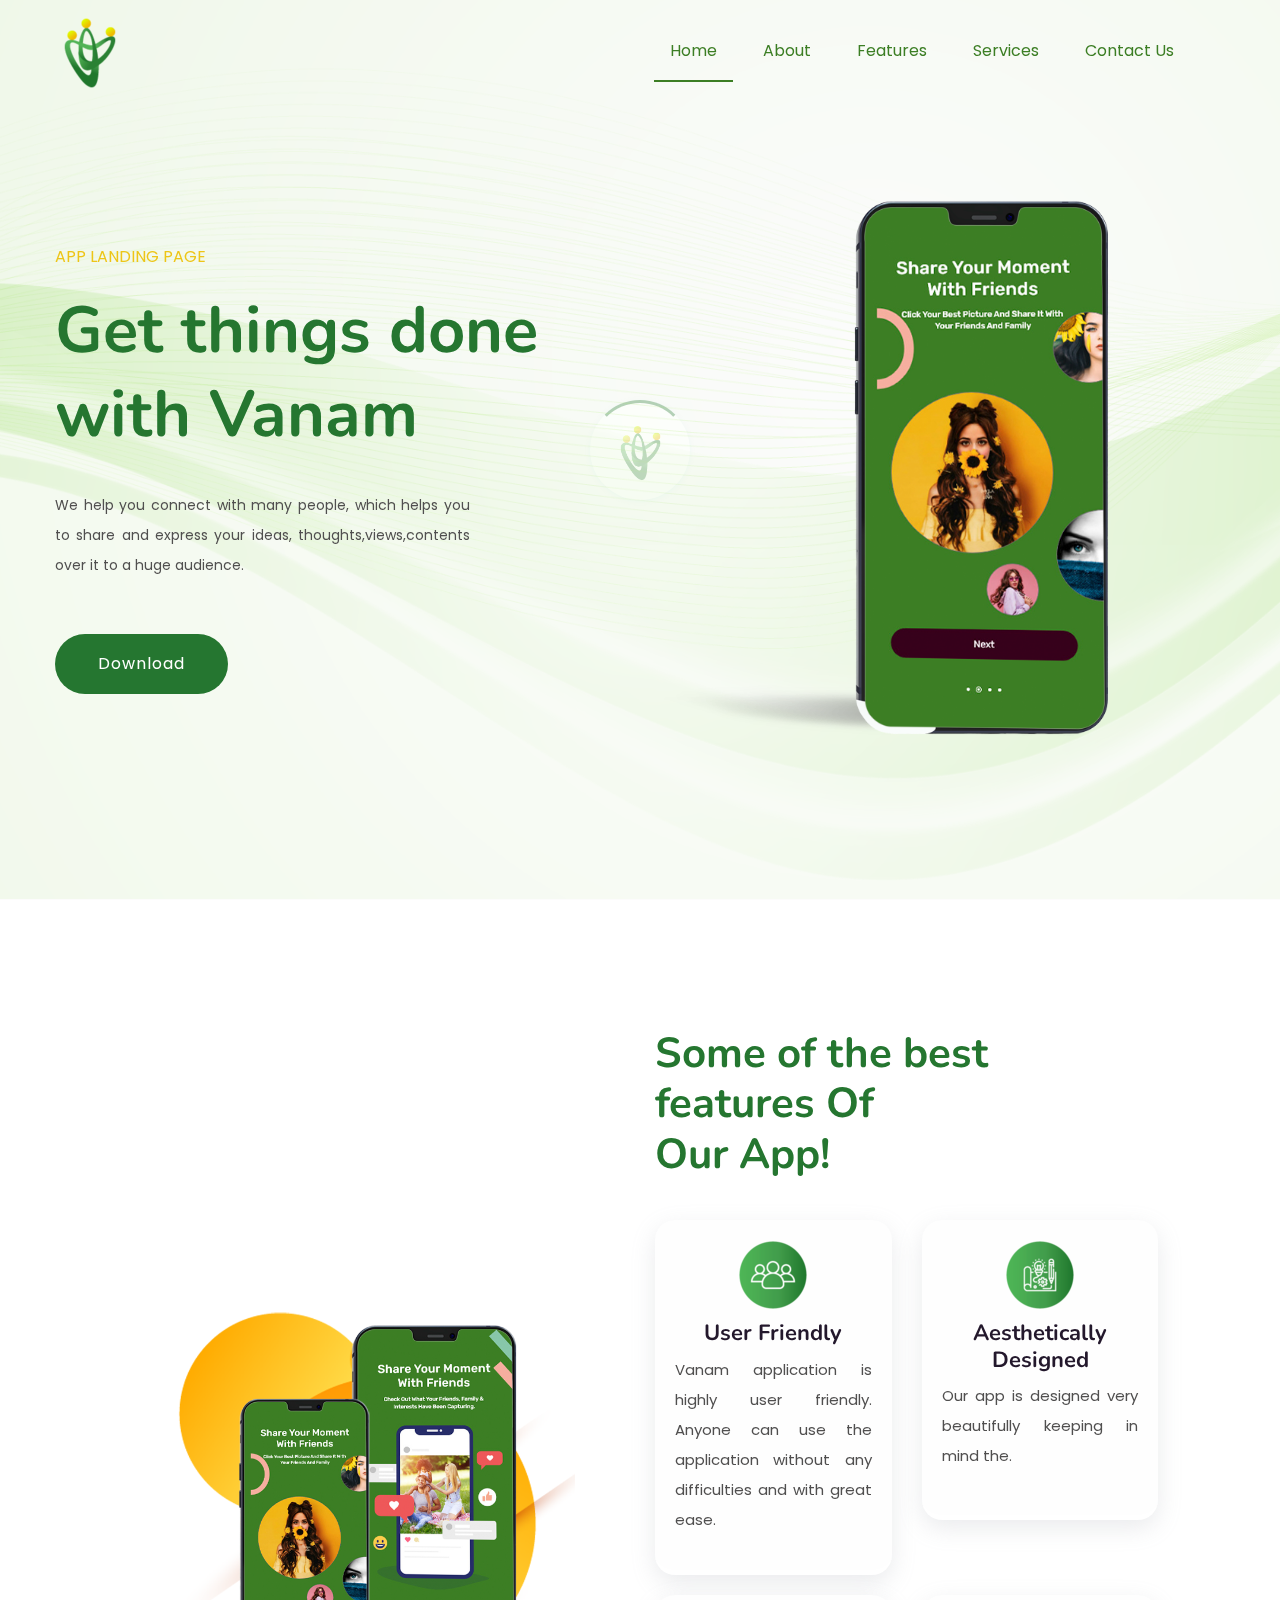
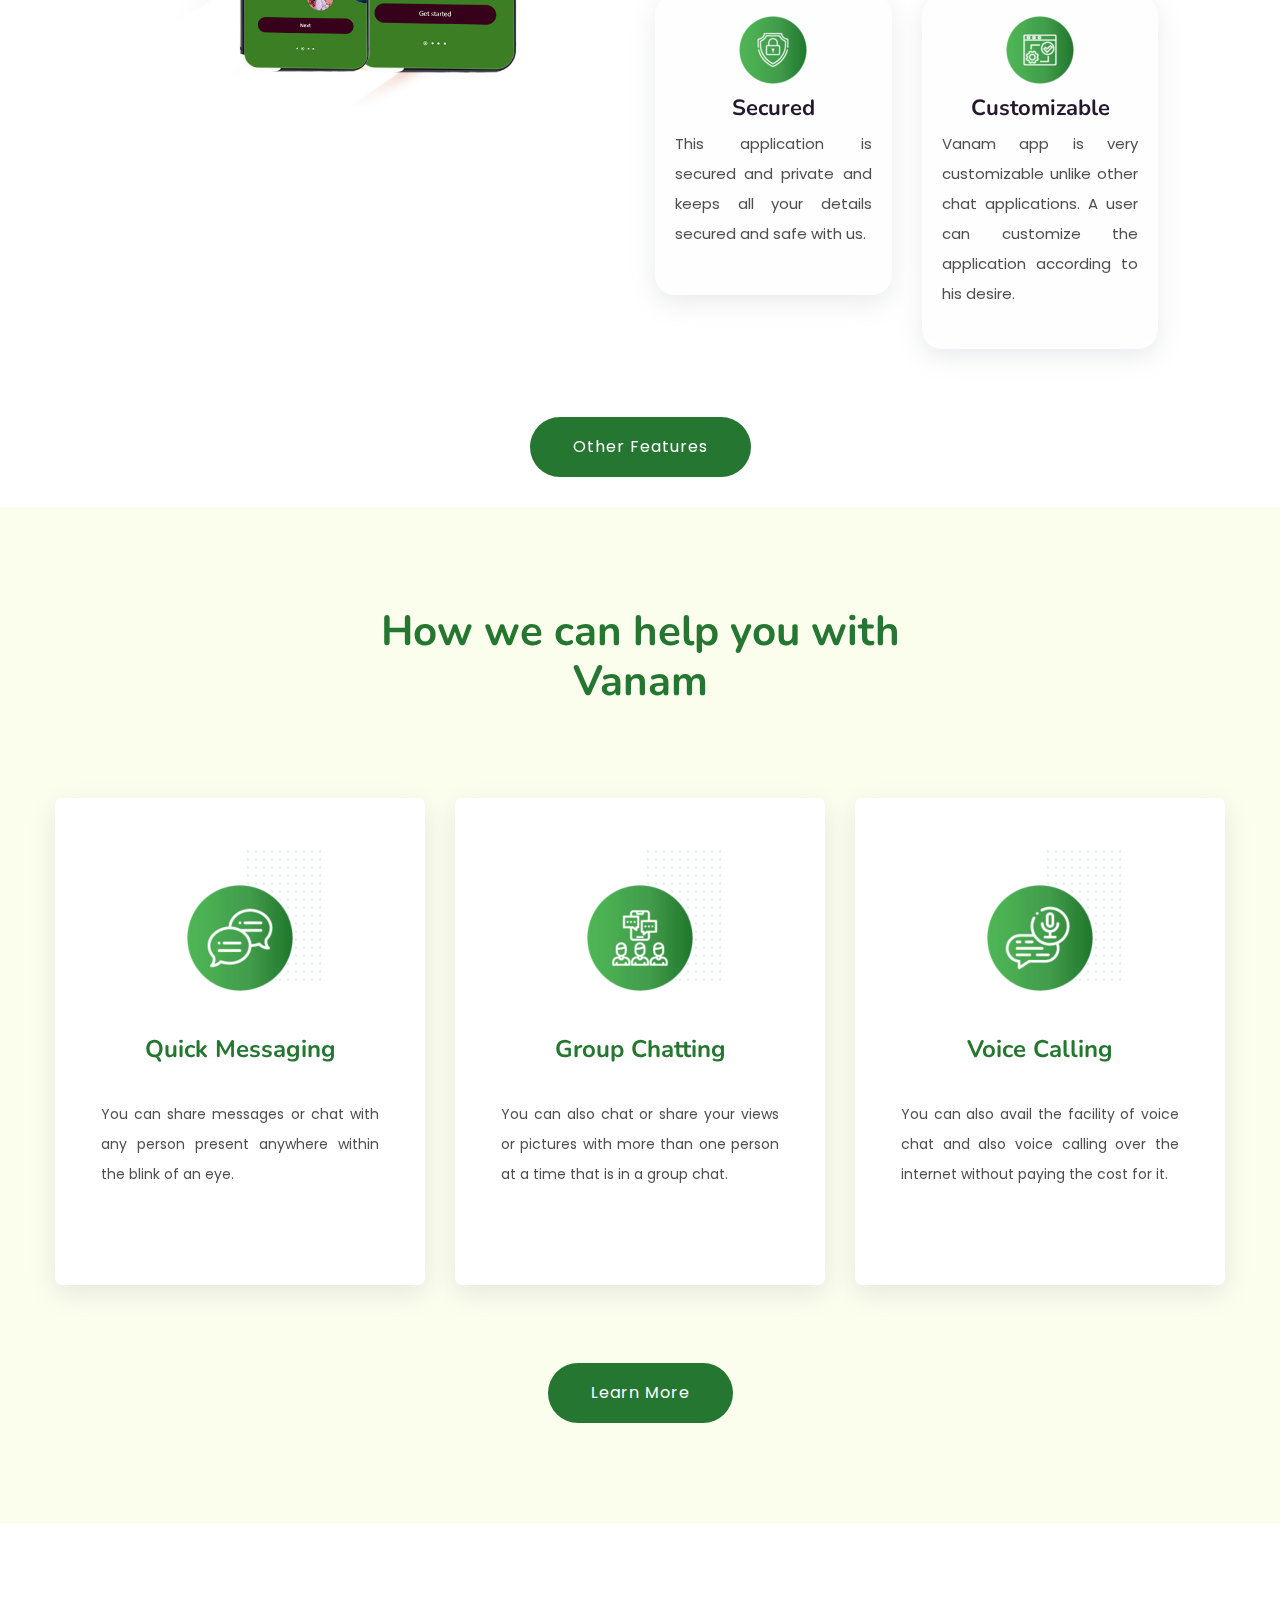
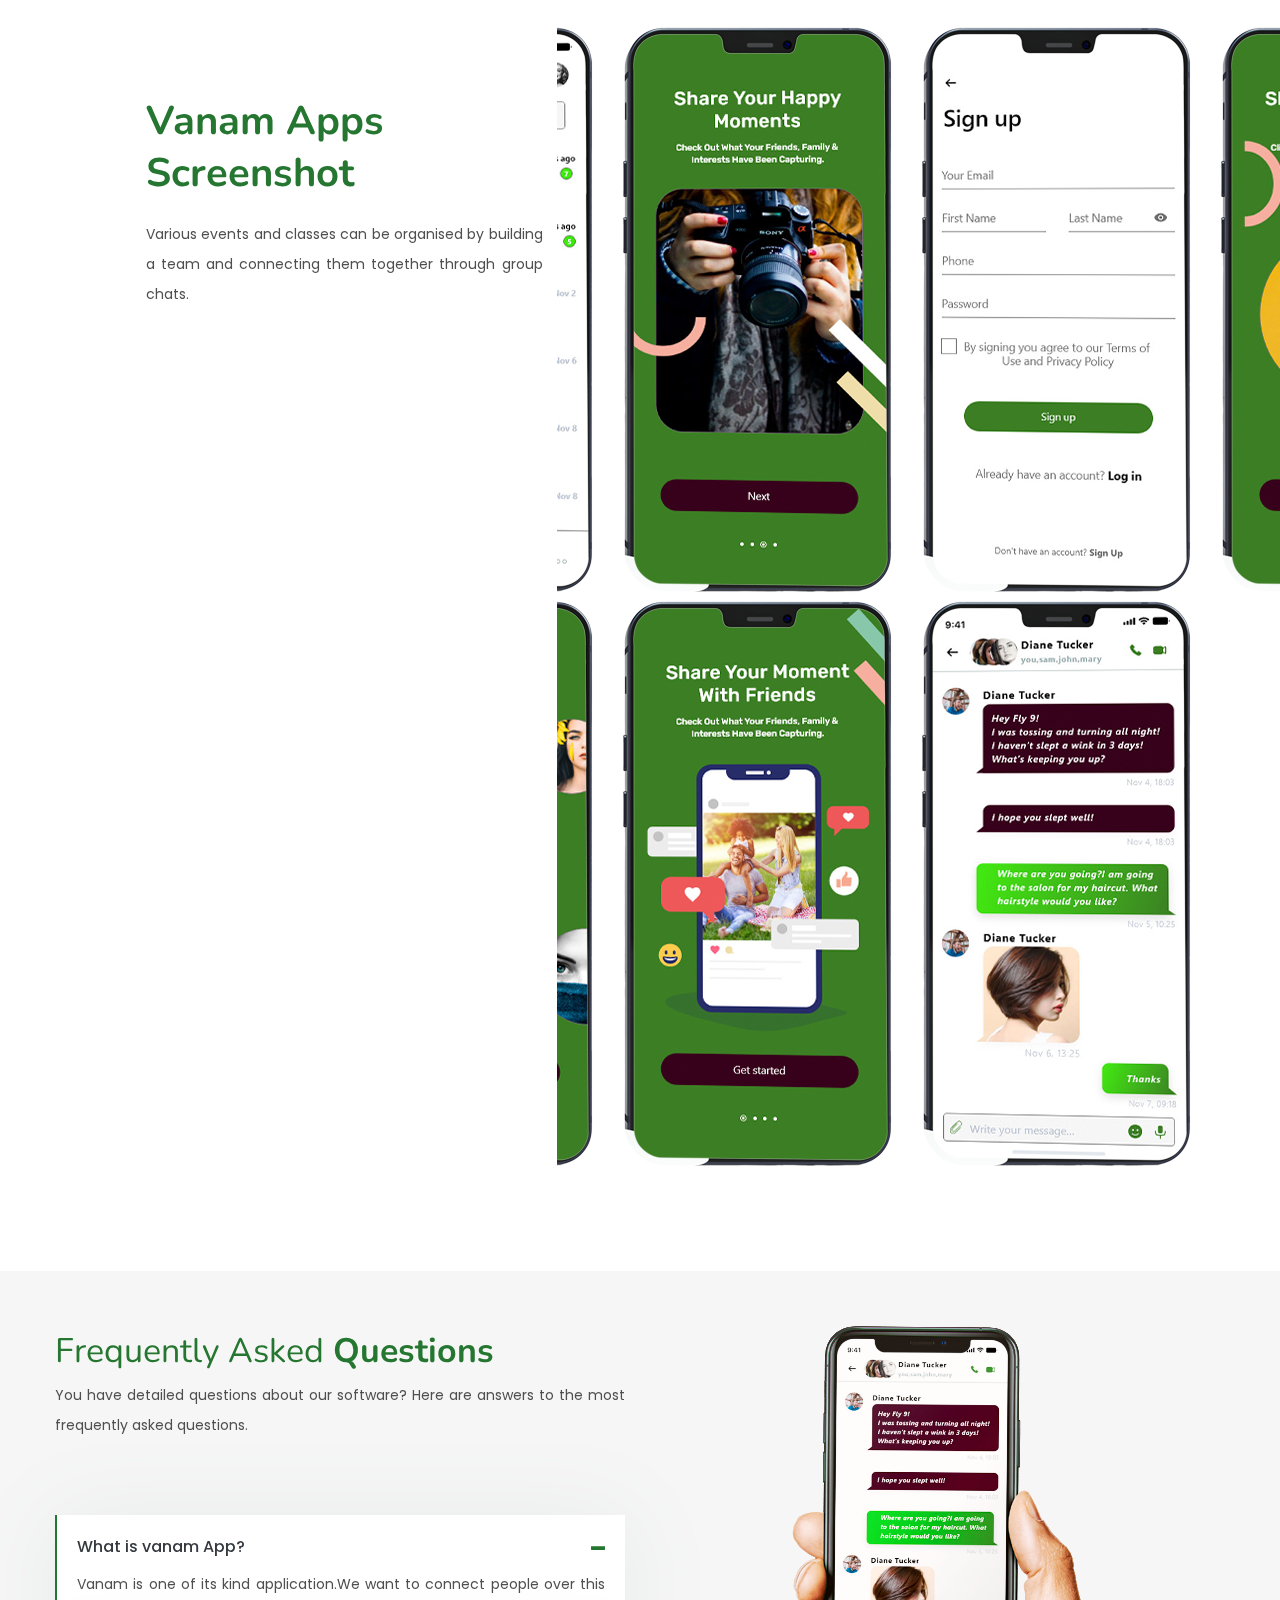
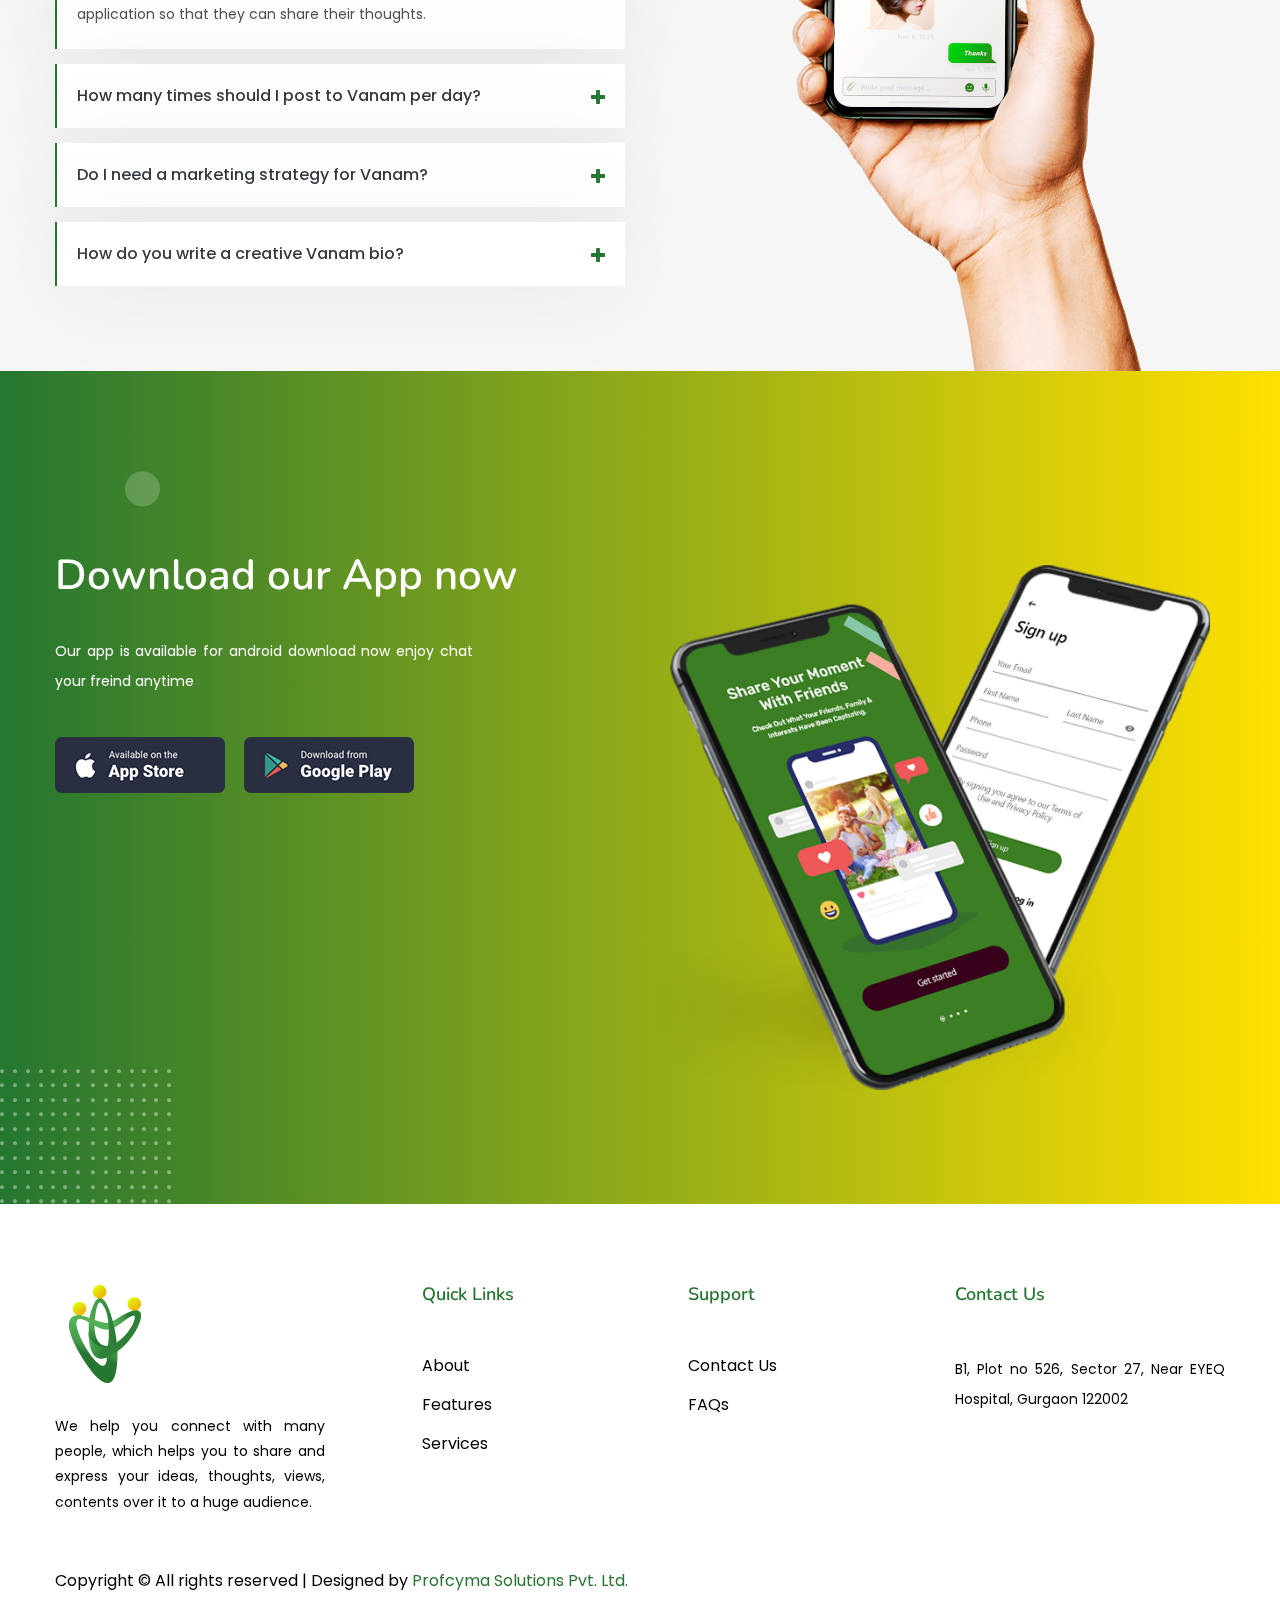
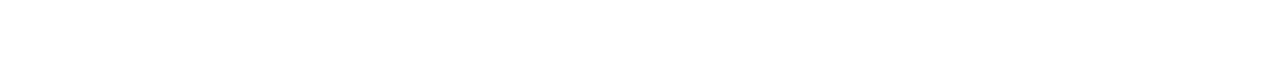
<file: index.html>
<!doctype html>
<html class="no-js" lang="zxx">

<head>
    <meta charset="utf-8">
    <meta http-equiv="x-ua-compatible" content="ie=edge">
    <title>Vanam - Home</title>
    <meta name="description" content="">
    <meta name="viewport" content="width=device-width, initial-scale=1">

    <link rel="shortcut icon" type="image/x-icon" href="assets/img/favicon.png">

    <!-- CSS here -->
    <link rel="stylesheet" href="assets/css/bootstrap.min.css">
    <link rel="stylesheet" href="assets/css/owl.carousel.min.css">
    <link rel="stylesheet" href="assets/css/flaticon.css">
    <link rel="stylesheet" href="assets/css/slicknav.css">
    <link rel="stylesheet" href="assets/css/animate.min.css">
    <link rel="stylesheet" href="assets/css/magnific-popup.css">
    <link rel="stylesheet" href="assets/css/fontawesome-all.min.css">
    <link rel="stylesheet" href="assets/css/themify-icons.css">
    <link rel="stylesheet" href="assets/css/slick.css">
    <link rel="stylesheet" href="assets/css/nice-select.css">
    <link rel="stylesheet" href="assets/css/style.css">

</head>

<body>
    <!-- Preloader Start -->
    <div id="preloader-active">
        <div class="preloader d-flex align-items-center justify-content-center">
            <div class="preloader-inner position-relative">
                <div class="preloader-circle"></div>
                <div class="preloader-img pere-text">
                    <img src="assets/img/logo/logo.png" alt="">
                </div>
            </div>
        </div>
    </div>
    <!-- Preloader Start -->

    <header>
        <!-- Header Start -->
        <div class="header-area header-transparrent ">
            <div class="main-header header-sticky">
                <div class="container">
                    <div class="row align-items-center">
                        <!-- Logo -->
                        <div class="col-xl-2 col-lg-2 col-md-2">
                            <div class="logo pt-1">
                                <a href="index.html"><img src="assets/img/logo/logo-header.png" alt=""></a>
                            </div>
                        </div>
                        <div class="col-xl-10 col-lg-10 col-md-10">
                            <!-- Main-menu -->
                            <div class="main-menu f-right d-none d-lg-block">
                                <nav>
                                    <ul id="navigation">
                                        <li class="active"><a href="index.html"> Home</a></li>
                                        <li><a href="about.html">About</a></li>
                                        <li><a href="Features.html">Features</a></li>
                                        <li><a href="services.html">Services</a></li>
                                        <li><a href="contact.html">Contact Us</a></li>
                                    </ul>
                                </nav>
                            </div>
                        </div>
                        <!-- Mobile Menu -->
                        <div class="col-12">
                            <div class="mobile_menu d-block d-lg-none"></div>
                        </div>
                    </div>
                </div>
            </div>
        </div>
        <!-- Header End -->
    </header>

    <main>

        <!-- Slider Area Start-->
        <div class="slider-area ">
            <div class="slider-active">
                <div class="single-slider slider-height slider-padding sky-blue d-flex align-items-center">
                    <div class="container">
                        <div class="row d-flex align-items-center">
                            <div class="col-lg-6 col-md-12">
                                <div class="hero__caption">
                                    <span data-animation="fadeInUp" data-delay=".4s">App Landing Page</span>
                                    <h1 data-animation="fadeInUp" data-delay=".6s">Get things done<br>with Vanam</h1>
                                    <p data-animation="fadeInUp" data-delay=".8s">We help you connect with many people,
                                        which helps you to share and express your ideas, thoughts,views,contents over it
                                        to a huge audience.
                                    </p>
                                    <!-- Slider btn -->
                                    <div class="slider-btns">
                                        <!-- Hero-btn -->
                                        <a data-animation="fadeInLeft" data-delay="1.0s" href="#"
                                            class="btn radius-btn">Download</a>
                                        <!-- Video Btn -->
                                    </div>
                                </div>
                            </div>
                            <div class="col-lg-6 col-md-12">
                                <div data-animation="fadeInRight" data-delay="1s">
                                    <img class="img-fluid heroImg" src="assets/img/hero/hero_right.png" alt="">
                                </div>
                            </div>
                        </div>
                    </div>
                </div>
            </div>
        </div>
        <!-- Slider Area End -->


        <!-- Best Features Start -->
        <section class="best-features-area section-padd4" id="feature">
            <div class="container-fluid">
                <div class="row justify-content-end align-items-center">
                    <div class="col-xl-1 col-lg-12"></div>
                    <div class="col-xl-5 col-lg-12">
                        <div class="text-center features-shpa">
                            <img src="assets/img/shape/best-features.png" alt="" class="img-fluid">
                        </div>
                    </div>
                    <div class="col-xl-5 col-lg-12">
                        <!-- Section Tittle -->
                        <div class="row">
                            <div class="col-lg-12 col-md-12">
                                <div class="section-tittle">
                                    <h2 class="feature-title">Some of the best features Of <br> Our App!</h2>
                                </div>
                            </div>
                        </div>
                        <!-- Section caption -->
                        <div class="row">
                            <div class="col-xl-6 col-lg-6 col-md-6 ">
                                <div class="single-features mb-20">
                                    <div class="features-caption">
                                        <div class="features-icon">
                                            <span><img class="img-responsive"
                                                    src="assets/img/icon/user-friendly.png"></span>
                                        </div>
                                        <h3>User friendly</h3>
                                        <p>Vanam application is highly user friendly. Anyone can use the application
                                            without any difficulties and with great ease.</p>
                                    </div>
                                </div>
                            </div>
                            <div class="col-xl-6 col-lg-6 col-md-6">
                                <div class="single-features mb-20">
                                    <div class="features-caption">
                                        <div class="features-icon">
                                            <span><img class="img-responsive"
                                                    src="assets/img/icon/asethetic.png"></span>
                                        </div>
                                        <h3>Aesthetically designed</h3>
                                        <p>Our app is designed very beautifully keeping in mind the.</p>
                                    </div>
                                </div>
                            </div>
                            <div class="col-xl-6 col-lg-6 col-md-6">
                                <div class="single-features mb-20">
                                    <div class="features-caption">
                                        <div class="features-icon">
                                            <span><img class="img-responsive" src="assets/img/icon/security.png"></span>
                                        </div>
                                        <h3>Secured</h3>
                                        <p>This application is secured and private and keeps all your details secured
                                            and safe with us.
                                        </p>
                                    </div>
                                </div>
                            </div>
                            <div class="col-xl-6 col-lg-6 col-md-6">
                                <div class="single-features mb-20">
                                    <div class="features-caption">
                                        <div class="features-icon">
                                            <span><img class="img-responsive"
                                                    src="assets/img/icon/customizer.png"></span>
                                        </div>
                                        <h3>customizable</h3>
                                        <p>Vanam app is very customizable unlike other chat applications. A user can
                                            customize the application according to his desire.</p>
                                    </div>
                                </div>
                            </div>
                        </div>
                    </div>
                    <div class="col-xl-1 col-lg-12"></div>
                </div>

                <div class="slider-btns text-center mt-5">
                    <a data-animation="fadeInLeft" data-delay="1.0s" href="Features.html" class="btn radius-btn">Other
                        Features</a>
                </div>
            </div>
            <!-- Shpe -->

        </section>
        <!-- Best Features End -->
        <!-- Services Area Start -->
        <section class="service-area sky-blue1 section-padding2">
            <div class="container">
                <!-- Section Tittle -->
                <div class="row d-flex justify-content-center">
                    <div class="col-lg-6">
                        <div class="section-tittle text-center">
                            <h2>How we can help you with Vanam</h2>
                        </div>
                    </div>
                </div>
                <!-- Section caption -->
                <div class="row">
                    <div class="col-xl-4 col-lg-4 col-md-6">
                        <div class="services-caption text-center mb-30">
                            <div class="service-icon">
                                <span><img class="img-fluid" src="assets/img/icon/messaging.png"></span>
                            </div>
                            <div class="service-cap">
                                <h4><a href="#">Quick Messaging</a></h4>
                                <p>You can share messages or chat with any person present anywhere within the blink of
                                    an eye.</p>
                            </div>
                        </div>
                    </div>
                    <div class="col-xl-4 col-lg-4 col-md-6">
                        <div class="services-caption text-center mb-30">
                            <div class="service-icon">
                                <span><img class="img-fluid" src="assets/img/icon/group-c.png"></span>
                            </div>
                            <div class="service-cap">
                                <h4><a href="#">Group Chatting</a></h4>
                                <p>You can also chat or share your views or pictures with more than one person at a time
                                    that is in a group chat.</p>
                            </div>
                        </div>
                    </div>
                    <div class="col-xl-4 col-lg-4 col-md-6">
                        <div class="services-caption text-center mb-30">
                            <div class="service-icon">
                                <span><img class="img-fluid" src="assets/img/icon/voice.png"></span>
                            </div>
                            <div class="service-cap">
                                <h4><a href="#">Voice Calling</a></h4>
                                <p>You can also avail the facility of voice chat and also voice calling over the
                                    internet without paying the cost for it.</p>
                            </div>
                        </div>
                    </div>
                </div>

                <div class="slider-btns text-center mt-5">

                    <a data-animation="fadeInLeft" data-delay="1.0s" href="services.html" class="btn radius-btn">Learn
                        more</a>

                </div>

            </div>
        </section>
        <!-- Services Area End -->
        <!-- Applic App Start -->
        <div class="applic-apps section-padding2">
            <div class="container-fluid">
                <div class="row">
                    <!-- slider Heading -->
                    <div class="col-xl-4 col-lg-4 col-md-8">
                        <div class="single-cases-info mb-30">
                            <h3>Vanam Apps<br> Screenshot</h3>
                            <p>Various events and classes can be organised by building a team and connecting them
                                together through group chats.</p>
                        </div>
                    </div>
                    <!-- OwL -->
                    <div class="col-xl-8 col-lg-8 col-md-col-md-7">
                        <div class="app-active owl-carousel">
                            <div class="single-cases-img">
                                <img src="assets/img/gallery/screen4.png" alt="">
                            </div>
                            <div class="single-cases-img">
                                <img src="assets/img/gallery/screen1.png" alt="">
                            </div>
                            <div class="single-cases-img">
                                <img src="assets/img/gallery/screen3.png" alt="">
                            </div>
                            <div class="single-cases-img">
                                <img src="assets/img/gallery/screen6.png" alt="">
                            </div>
                            <div class="single-cases-img">
                                <img src="assets/img/gallery/screen7.png" alt="">
                            </div>
                            <div class="single-cases-img">
                                <img src="assets/img/gallery/screen2.png" alt="">
                            </div>
                            <div class="single-cases-img">
                                <img src="assets/img/gallery/screen5.png" alt="">
                            </div>
                        </div>
                    </div>
                </div>
            </div>
        </div>
        <!-- FAQ End -->
        <!-- ======= Faq Section ======= -->
        <section id="faq" class="faq">
            <div class="container">
                <div class="row">
                    <div class="col-lg-6 justify-content-center order-2 order-lg-1">

                        <div class="content">
                            <h3>Frequently Asked <strong>Questions</strong></h3>
                            <p>
                                You have detailed questions about our software? Here are answers to the most
                                frequently asked questions.
                            </p>
                        </div>

                        <div class="accordion-list">
                            <ul>
                                <li>
                                    <a data-toggle="collapse" class="collapse" href="#accordion-list-0">What is vanam
                                        App?<i class="fa fa-plus icon-show"></i><i
                                            class="fa fa-minus icon-close"></i></a>
                                    <div id="accordion-list-0" class="collapse show" data-parent=".accordion-list">
                                        <p>
                                            Vanam is one of its kind application.We want to connect people over this
                                            application so that they can share their thoughts.
                                        </p>
                                    </div>
                                </li>

                                <li>
                                    <a data-toggle="collapse" href="#accordion-list-1" class="collapsed">How many times
                                        should I post to Vanam per day?
                                        <i class="fa fa-plus icon-show"></i><i class="fa fa-minus icon-close"></i></a>
                                    <div id="accordion-list-1" class="collapse" data-parent=".accordion-list">
                                        <p>
                                            You can post as many times as you want on vanam it may vary depending on
                                            your unique goals and your audience. But, if you’re just looking for some
                                            sort of digit ,we think that aiming for at least three posts per week is a
                                            good place to start.
                                        </p>
                                    </div>
                                </li>

                                <li>
                                    <a data-toggle="collapse" href="#accordion-list-2" class="collapsed">Do I need a
                                        marketing strategy for Vanam?
                                        <i class="fa fa-plus icon-show"></i><i class="fa fa-minus icon-close"></i></a>
                                    <div id="accordion-list-2" class="collapse" data-parent=".accordion-list">
                                        <p>
                                            If you aren’t just using Vanam personally and are aiming to achieve a
                                            broader goal for your brand or business, then absolutely, we recommend
                                            developing a strategy for your account.
                                        </p>
                                    </div>
                                </li>

                                <li>
                                    <a data-toggle="collapse" href="#accordion-list-3" class="collapsed">How do you
                                        write a creative Vanam bio?<i class="fa fa-plus icon-show"></i><i
                                            class="fa fa-minus icon-close"></i></a>
                                    <div id="accordion-list-3" class="collapse" data-parent=".accordion-list">
                                        <p>
                                            From using emojis to leveraging keywords to creating a branded hashtag,
                                            there are plenty of ways to make your bio stand out.
                                        </p>
                                    </div>
                                </li>

                            </ul>
                        </div>

                    </div>

                    <div class="col-lg-6 order-1 order-lg-2 hand-img">
                        <img class="img-fluid" src="assets/img/shape/dwnloadapp.png" alt="">
                    </div>
                </div>

            </div>
        </section><!-- End Faq Section -->

        <!-- Available App  Start-->
        <div class="available-app-area">
            <div class="container">
                <div class="row d-flex justify-content-between">
                    <div class="col-xl-5 col-lg-6">
                        <div class="app-caption">
                            <div class="section-tittle section-tittle3">
                                <h2>Download our App now</h2>
                                <p>Our app is available for android download now enjoy chat your freind anytime</p>
                                <div class="app-btn">
                                    <a href="#" class="app-btn1"><img src="assets/img/shape/app_btn1.png" alt=""></a>
                                    <a href="#" class="app-btn2"><img src="assets/img/shape/app_btn2.png" alt=""></a>
                                </div>
                            </div>
                        </div>
                    </div>
                    <div class="col-xl-6 col-lg-6">
                        <div class="app-img">
                            <img src="assets/img/shape/available-app.png" alt="">
                        </div>
                    </div>
                </div>
            </div>
            <!-- Shape -->
            <div class="app-shape">
                <img src="assets/img/shape/app-shape-top.png" alt="" class="app-shape-top heartbeat d-none d-lg-block">
                <img src="assets/img/shape/app-shape-left.png" alt="" class="app-shape-left d-none d-xl-block">
                <!-- <img src="assets/img/shape/app-shape-right.png" alt="" class="app-shape-right bounce-animate "> -->
            </div>
        </div>
        <!-- Available App End-->



    </main>
    <footer>

        <!-- Footer Start-->
        <div class="footer-main">
            <div class="footer-area footer-padding">
                <div class="container">
                    <div class="row  justify-content-between">
                        <div class="col-lg-3 col-md-4 col-sm-8">
                            <div class="single-footer-caption mb-30">
                                <!-- logo -->
                                <div class="footer-logo">
                                    <a href="index.html"><img src="assets/img/logo/logo.png" alt=""></a>
                                </div>
                                <div class="footer-tittle">
                                    <div class="footer-pera">
                                        <p class="info1">We help you connect with many people, which helps you to share
                                            and express your ideas, thoughts, views, contents over it to a huge
                                            audience.</p>
                                    </div>
                                </div>
                            </div>
                        </div>
                        <div class="col-lg-2 col-md-4 col-sm-5">
                            <div class="single-footer-caption mb-50">
                                <div class="footer-tittle">
                                    <h4>Quick Links</h4>
                                    <ul>
                                        <li><a href="about.html">About</a></li>
                                        <li><a href="#feature">Features</a></li>
                                        <li><a href="services.html">Services</a></li>
                                    </ul>
                                </div>
                            </div>
                        </div>
                        <div class="col-lg-2 col-md-4 col-sm-7">
                            <div class="single-footer-caption mb-50">
                                <div class="footer-tittle">
                                    <h4>Support</h4>
                                    <ul>
                                        <li><a href="contact.html">Contact Us</a></li>
                                        <li><a href="#faq">FAQs</a></li>
                                    </ul>
                                </div>
                            </div>
                        </div>
                        <div class="col-lg-3 col-md-6 col-sm-8">
                            <div class="single-footer-caption mb-50">
                                <div class="footer-tittle">
                                    <h4>Contact Us</h4>
                                    <div class="footer-pera footer-pera2">
                                        <p>B1, Plot no 526, Sector 27, Near EYEQ Hospital, Gurgaon 122002</p>
                                    </div>

                                </div>
                            </div>
                        </div>
                    </div>
                    <!-- Copy-Right -->
                    <div class="row align-items-center">
                        <div class="col-xl-12 ">
                            <div class="footer-copy-right">
                                <p>
                                    Copyright &copy; All rights reserved |
                                    Designed by <a href="https://profcymaglobal.com/" target="_blank">Profcyma Solutions
                                        Pvt. Ltd.
                                    </a>
                                </p>
                            </div>
                        </div>
                    </div>
                </div>
            </div>
        </div>
        <!-- Footer End-->

    </footer>

    <!-- JS here -->

    <!-- All JS Custom Plugins Link Here here -->
    <script src="./assets/js/vendor/modernizr-3.5.0.min.js"></script>

    <!-- Jquery, Popper, Bootstrap -->
    <script src="./assets/js/vendor/jquery.min.js"></script>
    <script src="./assets/js/popper.min.js"></script>
    <script src="./assets/js/bootstrap.min.js"></script>
    <!-- Jquery Mobile Menu -->
    <script src="./assets/js/jquery.slicknav.min.js"></script>

    <!-- Jquery Slick , Owl-Carousel Plugins -->
    <script src="./assets/js/owl.carousel.min.js"></script>
    <script src="./assets/js/slick.min.js"></script>
    <!-- Date Picker -->
    <script src="./assets/js/gijgo.min.js"></script>
    <!-- One Page, Animated-HeadLin -->
    <script src="./assets/js/wow.min.js"></script>
    <script src="./assets/js/animated.headline.js"></script>
    <script src="./assets/js/jquery.magnific-popup.js"></script>

    <!-- Scrollup, nice-select, sticky -->
    <script src="./assets/js/jquery.scrollUp.min.js"></script>
    <script src="./assets/js/jquery.nice-select.min.js"></script>
    <script src="./assets/js/jquery.sticky.js"></script>

    <!-- contact js -->
    <script src="./assets/js/contact.js"></script>
    <script src="./assets/js/jquery.form.js"></script>
    <script src="./assets/js/jquery.validate.min.js"></script>
    <script src="./assets/js/mail-script.js"></script>
    <script src="./assets/js/jquery.ajaxchimp.min.js"></script>
    <!-- Jquery Plugins, main Jquery -->
    <script src="./assets/js/plugins.js"></script>
    <script src="./assets/js/main.js"></script>

</body>

</html>
</file>
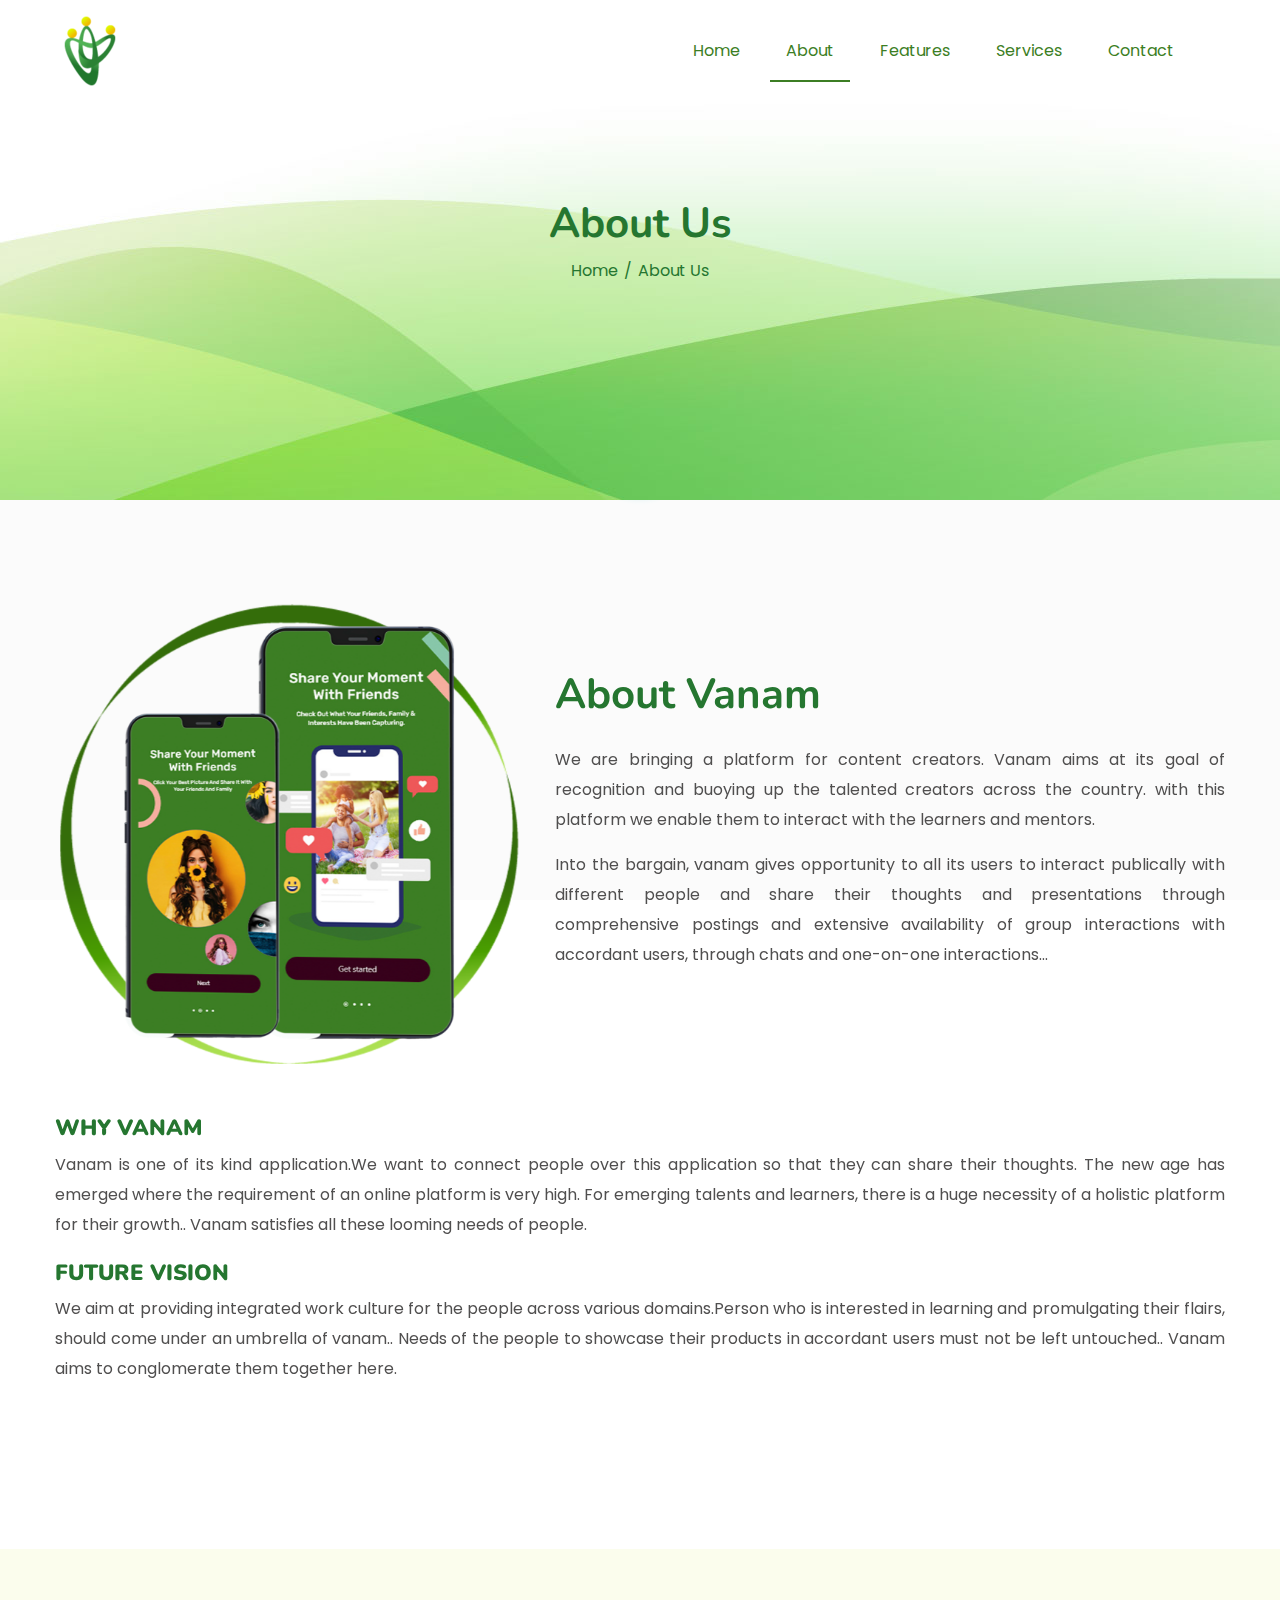
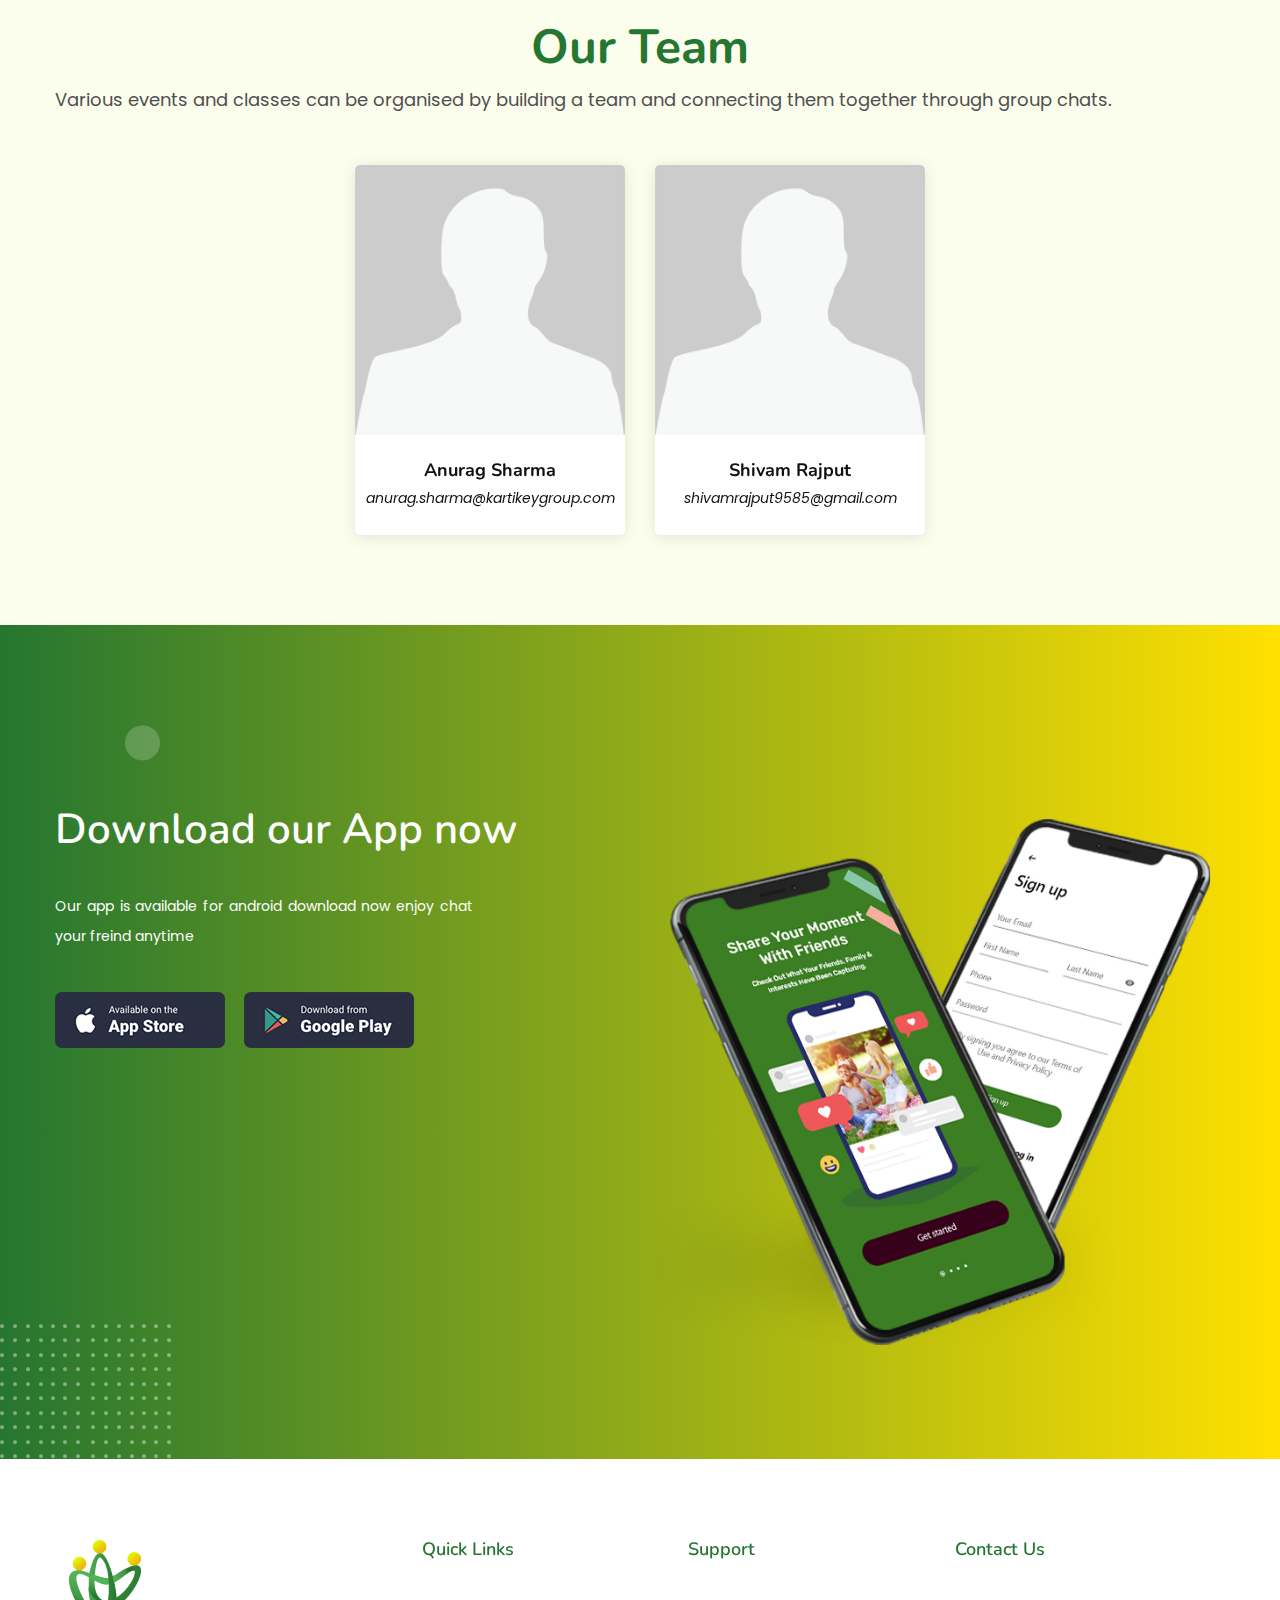
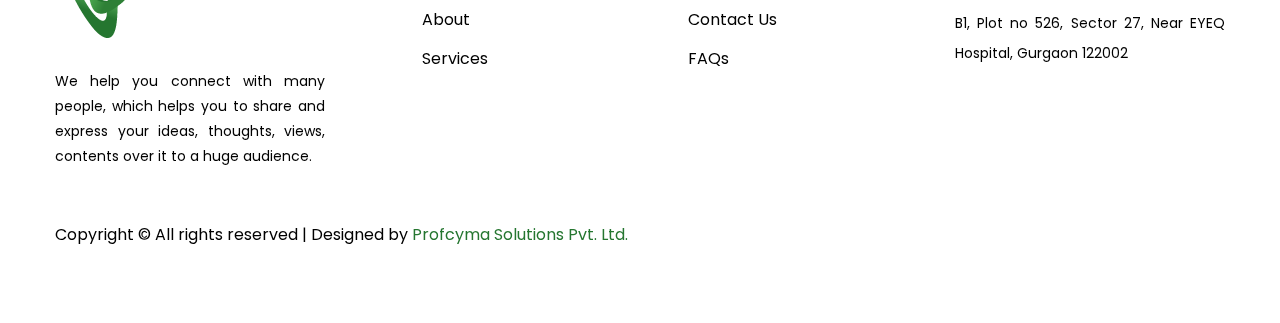
<file: about.html>
<!doctype html>
<html class="no-js" lang="zxx">

<head>
    <meta charset="utf-8">
    <meta http-equiv="x-ua-compatible" content="ie=edge">
    <title>Vanam - About Us</title>
    <meta name="description" content="">
    <meta name="viewport" content="width=device-width, initial-scale=1">

    <link rel="shortcut icon" type="image/x-icon" href="assets/img/favicon.png">
    <!-- CSS here -->
    <link rel="stylesheet" href="assets/css/bootstrap.min.css">
    <link rel="stylesheet" href="assets/css/owl.carousel.min.css">
    <link rel="stylesheet" href="assets/css/flaticon.css">
    <link rel="stylesheet" href="assets/css/slicknav.css">
    <link rel="stylesheet" href="assets/css/animate.min.css">
    <link rel="stylesheet" href="assets/css/magnific-popup.css">
    <link rel="stylesheet" href="assets/css/fontawesome-all.min.css">
    <link rel="stylesheet" href="assets/css/themify-icons.css">
    <link rel="stylesheet" href="assets/css/slick.css">
    <link rel="stylesheet" href="assets/css/nice-select.css">
    <link rel="stylesheet" href="assets/css/style.css">
    <link rel="stylesheet" href="assets/css/responsive.css">
</head>

<body>

    <!-- Preloader Start -->
    <div id="preloader-active">
        <div class="preloader d-flex align-items-center justify-content-center">
            <div class="preloader-inner position-relative">
                <div class="preloader-circle"></div>
                <div class="preloader-img pere-text">
                    <img src="assets/img/logo/logo.png" alt="">
                </div>
            </div>
        </div>
    </div>
    <!-- Preloader Start -->
    <header>
        <!-- Header Start -->
        <div class="header-area header-transparrent ">
            <div class="main-header header-sticky">
                <div class="container">
                    <div class="row align-items-center">
                        <!-- Logo -->
                        <div class="col-xl-2 col-lg-2 col-md-2">
                            <div class="logo">
                                <a href="index.html"><img src="assets/img/logo/logo-header.png" alt=""></a>
                            </div>
                        </div>
                        <div class="col-xl-10 col-lg-10 col-md-10">
                            <!-- Main-menu -->
                            <div class="main-menu f-right d-none d-lg-block">
                                <nav>
                                    <ul id="navigation">
                                        <li><a href="index.html">Home</a></li>
                                        <li class="active"><a href="about.html">About</a></li>
                                        <li><a href="Features.html">Features</a></li>
                                        <li><a href="services.html">Services</a></li>
                                        <li><a href="contact.html">Contact</a></li>
                                    </ul>
                                </nav>
                            </div>
                        </div>
                        <!-- Mobile Menu -->
                        <div class="col-12">
                            <div class="mobile_menu d-block d-lg-none"></div>
                        </div>
                    </div>
                </div>
            </div>
        </div>
        <!-- Header End -->
    </header>

    <main>


        <!--================Hero Banner Area Start =================-->
        <section class="hero-banner d-flex align-items-center">
            <div class="container text-center">
                <h2>About Us</h2>
                <nav aria-label="breadcrumb" class="banner-breadcrumb">
                    <ol class="breadcrumb">
                        <li class="breadcrumb-item"><a href="#">Home</a></li>
                        <li class="breadcrumb-item active" aria-current="page">About Us</li>
                    </ol>
                </nav>
            </div>
        </section>
        <!--================Hero Banner Area End =================-->

        <!-- ======= About Section ======= -->
        <section id="about" class="about services-padding">
            <div class="container">

                <div class="row align-items-center">
                    <div class="col-lg-5">
                        <img src="assets/img/shape/best-features2.png" class="img-fluid" alt="">
                    </div>
                    <div class="col-lg-7">
                        <div class="section-tittle">
                            <h2 style="margin-bottom:25px!important;">About Vanam</h2>
                        </div>
                        <p>
                            We are bringing a platform for content creators. Vanam aims at its goal of recognition and
                            buoying up the talented creators across the country. with this platform we enable them to
                            interact with the learners and mentors.
                        </p>
                        <p>
                            Into the bargain, vanam gives opportunity to all its users to interact publically with
                            different
                            people and share their thoughts and presentations through comprehensive postings and
                            extensive
                            availability of group interactions with accordant users, through chats and one-on-one
                            interactions...
                        </p>
                    </div>
                </div>
                <div class="row icon-boxes mt-3">
                    <div class="col-md-12">
                        <h4>WHY VANAM</h4>
                        <p>Vanam is one of its kind application.We want to connect people over this application
                            so that they can share their thoughts. The new age has emerged where the requirement
                            of an online platform is very high.
                            For emerging talents and learners, there is a huge necessity of a holistic platform
                            for their growth..
                            Vanam satisfies all these looming needs of people.
                        </p>
                    </div>
                    <div class="col-md-12 mt-4 mt-md-0">

                        <h4>FUTURE VISION</h4>
                        <p>We aim at providing integrated work culture for the people across various
                            domains.Person who is interested in learning and promulgating their flairs, should
                            come under an umbrella of vanam..
                            Needs of the people to showcase their products in accordant users must not be left
                            untouched..
                            Vanam aims to conglomerate them together here.
                        </p>
                    </div>
                </div>

            </div>
        </section><!-- End About Section -->

        <section id="team" class="team section-bg">
            <div class="container">
                <div class="section-title" data-aos="fade-up">
                    <h2>Our Team</h2>
                    <p style="margin-bottom:50px!important;font-size:18px;">Various events and classes can be organised
                        by building a
                        team and connecting them together
                        through group chats.</p>
                </div>

                <div class="row justify-content-center">

                    <div class="col-lg-3 col-md-6 d-flex align-items-stretch">
                        <div class="member" data-aos="fade-up">
                            <div class="member-img">
                                <img src="assets/img/person.png" class="img-fluid" alt="">
                            </div>
                            <div class="member-info">
                                <h4>Anurag Sharma</h4>
                                <span><a href="mailto:anurag.sharma@kartikeygroup.com">anurag.sharma@kartikeygroup.com
                                    </a></span>
                            </div>
                        </div>
                    </div>

                    <div class="col-lg-3 col-md-6 d-flex align-items-stretch">
                        <div class="member" data-aos="fade-up" data-aos-delay="100">
                            <div class="member-img">
                                <img src="assets/img/person.png" class="img-fluid" alt="">
                            </div>
                            <div class="member-info">
                                <h4>Shivam Rajput</h4>
                                <span><a href="mailto:shivamrajput9585@gmail.com">shivamrajput9585@gmail.com
                                    </a></span>
                            </div>
                        </div>
                    </div>
                </div>

            </div>
        </section>

        <!-- Available App  Start-->
        <div class="available-app-area">
            <div class="container">
                <div class="row d-flex justify-content-between">
                    <div class="col-xl-5 col-lg-6">
                        <div class="app-caption">
                            <div class="section-tittle section-tittle3">
                                <h2>Download our App now</h2>
                                <p>Our app is available for android download now enjoy chat your freind anytime</p>
                                <div class="app-btn">
                                    <a href="#" class="app-btn1"><img src="assets/img/shape/app_btn1.png" alt=""></a>
                                    <a href="#" class="app-btn2"><img src="assets/img/shape/app_btn2.png" alt=""></a>
                                </div>
                            </div>
                        </div>
                    </div>
                    <div class="col-xl-6 col-lg-6">
                        <div class="app-img">
                            <img src="assets/img/shape/available-app.png" alt="">
                        </div>
                    </div>
                </div>
            </div>
            <!-- Shape -->
            <div class="app-shape">
                <img src="assets/img/shape/app-shape-top.png" alt="" class="app-shape-top heartbeat d-none d-lg-block">
                <img src="assets/img/shape/app-shape-left.png" alt="" class="app-shape-left d-none d-xl-block">
                <!-- <img src="assets/img/shape/app-shape-right.png" alt="" class="app-shape-right bounce-animate "> -->
            </div>
        </div>
        <!-- Available App End-->

    </main>
    <footer>

        <!-- Footer Start-->
        <div class="footer-main">
            <div class="footer-area footer-padding">
                <div class="container">
                    <div class="row  justify-content-between">
                        <div class="col-lg-3 col-md-4 col-sm-8">
                            <div class="single-footer-caption mb-30">
                                <!-- logo -->
                                <div class="footer-logo">
                                    <a href="index.html"><img src="assets/img/logo/logo.png" alt=""></a>
                                </div>
                                <div class="footer-tittle">
                                    <div class="footer-pera">
                                        <p class="info1">We help you connect with many people, which helps you to share
                                            and express your ideas, thoughts, views, contents over it to a huge
                                            audience.</p>
                                    </div>
                                </div>
                            </div>
                        </div>
                        <div class="col-lg-2 col-md-4 col-sm-5">
                            <div class="single-footer-caption mb-50">
                                <div class="footer-tittle">
                                    <h4>Quick Links</h4>
                                    <ul>
                                        <li><a href="about.html">About</a></li>
                                        <li><a href="services.html">Services</a></li>
                                    </ul>
                                </div>
                            </div>
                        </div>
                        <div class="col-lg-2 col-md-4 col-sm-7">
                            <div class="single-footer-caption mb-50">
                                <div class="footer-tittle">
                                    <h4>Support</h4>
                                    <ul>
                                        <li><a href="contact.html">Contact Us</a></li>
                                        <li><a href="index.html">FAQs</a></li>
                                    </ul>
                                </div>
                            </div>
                        </div>
                        <div class="col-lg-3 col-md-6 col-sm-8">
                            <div class="single-footer-caption mb-50">
                                <div class="footer-tittle">
                                    <h4>Contact Us</h4>
                                    <div class="footer-pera footer-pera2">
                                        <p>B1, Plot no 526, Sector 27, Near EYEQ Hospital, Gurgaon 122002</p>
                                    </div>

                                </div>
                            </div>
                        </div>
                    </div>
                    <!-- Copy-Right -->
                    <div class="row align-items-center">
                        <div class="col-xl-12 ">
                            <div class="footer-copy-right">
                                <p>
                                    Copyright &copy; All rights reserved |
                                    Designed by <a href="https://profcymaglobal.com/" target="_blank">Profcyma Solutions
                                        Pvt. Ltd.
                                    </a>
                                </p>
                            </div>
                        </div>
                    </div>
                </div>
            </div>
        </div>
        <!-- Footer End-->

    </footer>

    <!-- JS here -->

    <!-- All JS Custom Plugins Link Here here -->
    <script src="./assets/js/vendor/modernizr-3.5.0.min.js"></script>

    <!-- Jquery, Popper, Bootstrap -->
    <script src="./assets/js/vendor/jquery.min.js"></script>
    <script src="./assets/js/popper.min.js"></script>
    <script src="./assets/js/bootstrap.min.js"></script>
    <!-- Jquery Mobile Menu -->
    <script src="./assets/js/jquery.slicknav.min.js"></script>

    <!-- Jquery Slick , Owl-Carousel Plugins -->
    <script src="./assets/js/owl.carousel.min.js"></script>
    <script src="./assets/js/slick.min.js"></script>
    <!-- Date Picker -->
    <script src="./assets/js/gijgo.min.js"></script>
    <!-- One Page, Animated-HeadLin -->
    <script src="./assets/js/wow.min.js"></script>
    <script src="./assets/js/animated.headline.js"></script>
    <script src="./assets/js/jquery.magnific-popup.js"></script>

    <!-- Scrollup, nice-select, sticky -->
    <script src="./assets/js/jquery.scrollUp.min.js"></script>
    <script src="./assets/js/jquery.nice-select.min.js"></script>
    <script src="./assets/js/jquery.sticky.js"></script>

    <!-- contact js -->
    <script src="./assets/js/contact.js"></script>
    <script src="./assets/js/jquery.form.js"></script>
    <script src="./assets/js/jquery.validate.min.js"></script>
    <script src="./assets/js/mail-script.js"></script>
    <script src="./assets/js/jquery.ajaxchimp.min.js"></script>

    <!-- Jquery Plugins, main Jquery -->
    <script src="./assets/js/plugins.js"></script>
    <script src="./assets/js/main.js"></script>

</body>

</html>
</file>
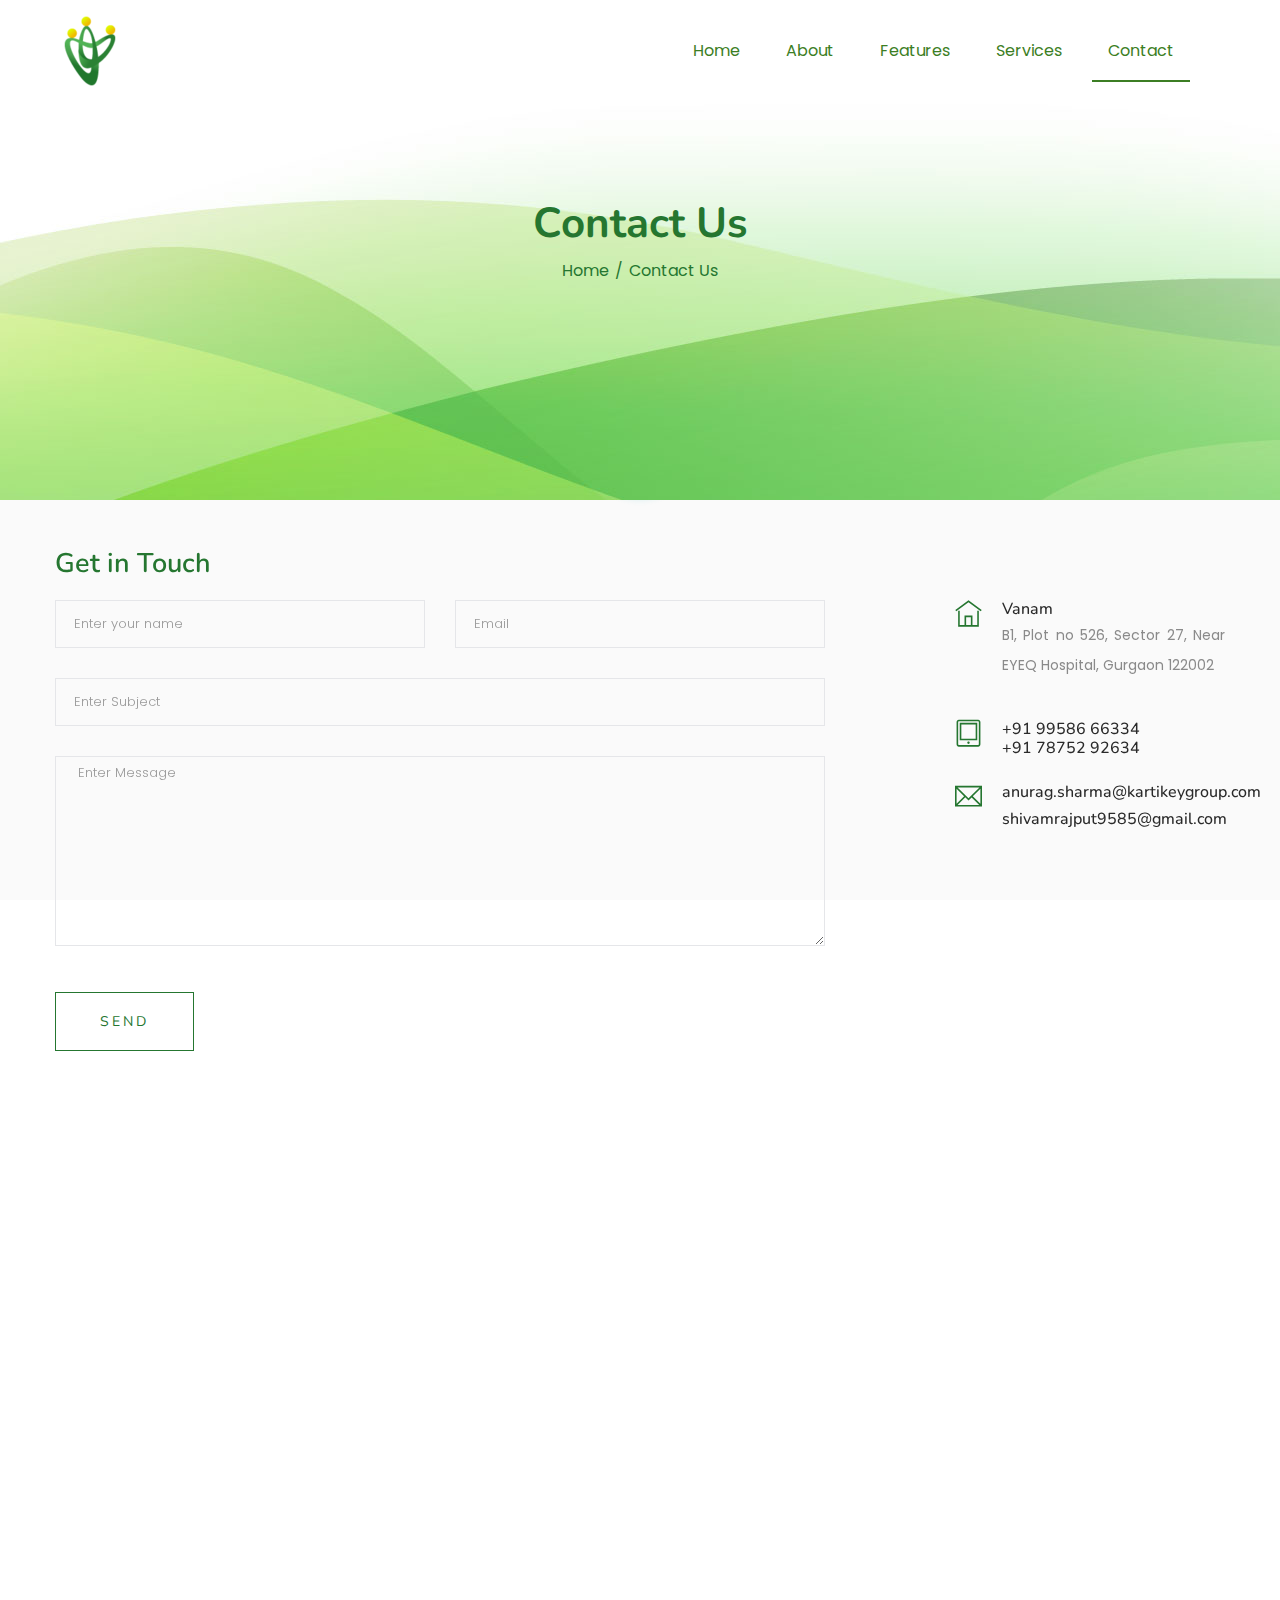
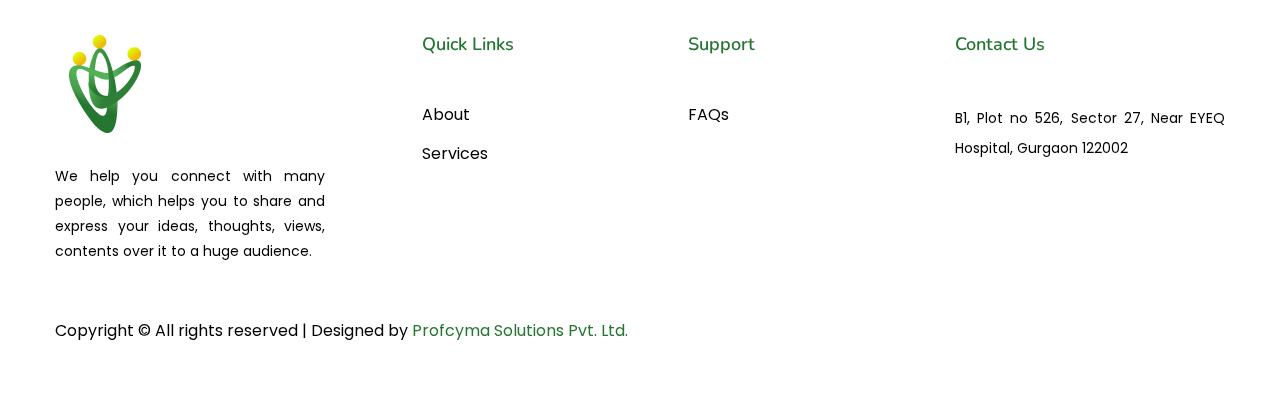
<file: contact.html>
<!doctype html>
<html class="no-js" lang="zxx">

<head>
    <meta charset="utf-8">
    <meta http-equiv="x-ua-compatible" content="ie=edge">
    <title>Vanam - Contact Us</title>
    <meta name="description" content="">
    <meta name="viewport" content="width=device-width, initial-scale=1">

    <!-- <link rel="manifest" href="site.webmanifest"> -->
    <link rel="shortcut icon" type="image/x-icon" href="assets/img/favicon.png">
    <!-- Place favicon.ico in the root directory -->

    <!-- CSS here -->
    <link rel="stylesheet" href="assets/css/bootstrap.min.css">
    <link rel="stylesheet" href="assets/css/owl.carousel.min.css">
    <link rel="stylesheet" href="assets/css/slicknav.css">
    <link rel="stylesheet" href="assets/css/animate.min.css">
    <link rel="stylesheet" href="assets/css/magnific-popup.css">
    <link rel="stylesheet" href="assets/css/fontawesome-all.min.css">
    <link rel="stylesheet" href="assets/css/themify-icons.css">
    <link rel="stylesheet" href="assets/css/themify-icons.css">
    <link rel="stylesheet" href="assets/css/slick.css">
    <link rel="stylesheet" href="assets/css/nice-select.css">
    <link rel="stylesheet" href="assets/css/style.css">
    <link rel="stylesheet" href="assets/css/responsive.css">
</head>

<body>

    <!-- Preloader Start -->
    <div id="preloader-active">
        <div class="preloader d-flex align-items-center justify-content-center">
            <div class="preloader-inner position-relative">
                <div class="preloader-circle"></div>
                <div class="preloader-img pere-text">
                    <img src="assets/img/logo/logo.png" alt="">
                </div>
            </div>
        </div>
    </div>
    <!-- Preloader Start -->

    <header>
        <!-- Header Start -->
        <div class="header-area header-transparrent ">
            <div class="main-header header-sticky">
                <div class="container">
                    <div class="row align-items-center">
                        <!-- Logo -->
                        <div class="col-xl-2 col-lg-2 col-md-2">
                            <div class="logo">
                                <a href="index.html"><img src="assets/img/logo/logo-header.png" alt=""></a>
                            </div>
                        </div>
                        <div class="col-xl-10 col-lg-10 col-md-10">
                            <!-- Main-menu -->
                            <div class="main-menu f-right d-none d-lg-block">
                                <nav>
                                    <ul id="navigation">
                                        <li><a href="index.html"> Home</a></li>
                                        <li><a href="about.html">About</a></li>
                                        <li><a href="Features.html">Features</a></li>
                                        <li><a href="services.html">Services</a></li>
                                        <li class="active"><a href="contact.html">Contact</a></li>
                                    </ul>
                                </nav>
                            </div>
                        </div>
                        <!-- Mobile Menu -->
                        <div class="col-12">
                            <div class="mobile_menu d-block d-lg-none"></div>
                        </div>
                    </div>
                </div>
            </div>
        </div>
        <!-- Header End -->
    </header>


    <!--================Hero Banner Area Start =================-->
    <section class="hero-banner d-flex align-items-center">
        <div class="container text-center">
            <h2>Contact Us</h2>
            <nav aria-label="breadcrumb" class="banner-breadcrumb">
                <ol class="breadcrumb">
                    <li class="breadcrumb-item"><a href="index.html">Home</a></li>
                    <li class="breadcrumb-item active" aria-current="page">Contact Us</li>
                </ol>
            </nav>
        </div>
    </section>
    <!--================Hero Banner Area End =================-->

    <!-- ================ contact section start ================= -->
    <section class="contact-section">
        <div class="container">
            <div class="row">
                <div class="col-12 mt-5">
                    <h2 class="contact-title">Get in Touch</h2>
                </div>
                <div class="col-lg-8">
                    <form class="form-contact contact_form">
                        <div class="row">

                            <div class="col-sm-6">
                                <div class="form-group">
                                    <input class="form-control valid" name="name" id="name" type="text"
                                        placeholder="Enter your name">
                                </div>
                            </div>
                            <div class="col-sm-6">
                                <div class="form-group">
                                    <input class="form-control valid" name="email" id="email" type="email"
                                        placeholder="Email">
                                </div>
                            </div>
                            <div class="col-12">
                                <div class="form-group">
                                    <input class="form-control" name="subject" id="subject" type="text"
                                        placeholder="Enter Subject">
                                </div>
                            </div>
                            <div class="col-12">
                                <div class="form-group">
                                    <textarea class="form-control w-100" name="message" id="message" cols="30" rows="9"
                                        placeholder=" Enter Message"></textarea>
                                </div>
                            </div>
                        </div>
                        <div class="form-group mt-3">
                            <button type="submit" class="button button-contactForm boxed-btn">Send</button>
                        </div>
                    </form>
                </div>
                <div class="col-lg-3 offset-lg-1">
                    <div class="media contact-info">
                        <span class="contact-info__icon"><i class="ti-home"></i></span>
                        <div class="media-body">
                            <h3>Vanam</h3>
                            <p>B1, Plot no 526, Sector 27, Near EYEQ Hospital, Gurgaon 122002</p>
                        </div>
                    </div>
                    <div class="media contact-info">
                        <span class="contact-info__icon"><i class="ti-tablet"></i></span>
                        <div class="media-body">
                            <h3>+91 99586 66334</h3>
                            <h3>+91 78752 92634</h3>
                        </div>
                    </div>
                    <div class="media contact-info">
                        <span class="contact-info__icon"><i class="ti-email"></i></span>
                        <div class="media-body">
                            <h3>anurag.sharma@kartikeygroup.com</h3>
                            <h3 class="mt-2">shivamrajput9585@gmail.com</h3>
                        </div>
                    </div>
                </div>
            </div>

            <div class="row">
                <div class="col-lg-12 mt-3">
                    <iframe
                        src="https://www.google.com/maps/embed?pb=!1m18!1m12!1m3!1d56130.236806666784!2d76.99067417889975!3d28.4452018375496!2m3!1f0!2f0!3f0!3m2!1i1024!2i768!4f13.1!3m3!1m2!1s0x390d18daa57e0dd5%3A0x89fdbb9a9deef5c6!2sEYE%20Q%20hospitals%20Gurgaon!5e0!3m2!1sen!2sin!4v1616652941860!5m2!1sen!2sin"
                        width="100%" height="450" style="border:0;" allowfullscreen="" loading="lazy">
                    </iframe>
                </div>
            </div>
        </div>
    </section>
    <!-- ================ contact section end ================= -->

    <footer>

        <!-- Footer Start-->
        <div class="footer-main">
            <div class="footer-area footer-padding">
                <div class="container">
                    <div class="row  justify-content-between">
                        <div class="col-lg-3 col-md-4 col-sm-8">
                            <div class="single-footer-caption mb-30">
                                <!-- logo -->
                                <div class="footer-logo">
                                    <a href="index.html"><img src="assets/img/logo/logo.png" alt=""></a>
                                </div>
                                <div class="footer-tittle">
                                    <div class="footer-pera">
                                        <p class="info1">We help you connect with many people, which helps you to share
                                            and express your ideas, thoughts, views, contents over it to a huge
                                            audience.</p>
                                    </div>
                                </div>
                            </div>
                        </div>
                        <div class="col-lg-2 col-md-4 col-sm-5">
                            <div class="single-footer-caption mb-50">
                                <div class="footer-tittle">
                                    <h4>Quick Links</h4>
                                    <ul>
                                        <li><a href="about.html">About</a></li>
                                        <li><a href="services.html">Services</a></li>
                                    </ul>
                                </div>
                            </div>
                        </div>
                        <div class="col-lg-2 col-md-4 col-sm-7">
                            <div class="single-footer-caption mb-50">
                                <div class="footer-tittle">
                                    <h4>Support</h4>
                                    <ul>
                                        <li><a href="index.html">FAQs</a></li>
                                    </ul>
                                </div>
                            </div>
                        </div>
                        <div class="col-lg-3 col-md-6 col-sm-8">
                            <div class="single-footer-caption mb-50">
                                <div class="footer-tittle">
                                    <h4>Contact Us</h4>
                                    <div class="footer-pera footer-pera2">
                                        <p>B1, Plot no 526, Sector 27, Near EYEQ Hospital, Gurgaon 122002</p>
                                    </div>

                                </div>
                            </div>
                        </div>
                    </div>
                    <!-- Copy-Right -->
                    <div class="row align-items-center">
                        <div class="col-xl-12 ">
                            <div class="footer-copy-right">
                                <p>
                                    Copyright &copy; All rights reserved |
                                    Designed by <a href="https://profcymaglobal.com/" target="_blank">Profcyma Solutions
                                        Pvt. Ltd.
                                    </a>
                                </p>
                            </div>
                        </div>
                    </div>
                </div>
            </div>
        </div>
        <!-- Footer End-->

    </footer>

    <!-- JS here -->

    <!-- All JS Custom Plugins Link Here here -->
    <script src="./assets/js/vendor/modernizr-3.5.0.min.js"></script>

    <!-- Jquery, Popper, Bootstrap -->
    <script src="./assets/js/vendor/jquery.min.js"></script>
    <script src="./assets/js/popper.min.js"></script>
    <script src="./assets/js/bootstrap.min.js"></script>
    <!-- Jquery Mobile Menu -->
    <script src="./assets/js/jquery.slicknav.min.js"></script>

    <!-- Jquery Slick , Owl-Carousel Plugins -->
    <script src="./assets/js/owl.carousel.min.js"></script>
    <script src="./assets/js/slick.min.js"></script>

    <!-- One Page, Animated-HeadLin -->
    <script src="./assets/js/wow.min.js"></script>
    <script src="./assets/js/animated.headline.js"></script>

    <!-- Scrollup, nice-select, sticky -->
    <script src="./assets/js/jquery.scrollUp.min.js"></script>
    <script src="./assets/js/jquery.nice-select.min.js"></script>
    <script src="./assets/js/jquery.sticky.js"></script>
    <script src="./assets/js/jquery.magnific-popup.js"></script>

    <!-- contact js -->
    <script src="./assets/js/contact.js"></script>
    <script src="./assets/js/jquery.form.js"></script>
    <script src="./assets/js/jquery.validate.min.js"></script>
    <script src="./assets/js/mail-script.js"></script>
    <script src="./assets/js/jquery.ajaxchimp.min.js"></script>

    <!-- Jquery Plugins, main Jquery -->
    <script src="./assets/js/plugins.js"></script>
    <script src="./assets/js/main.js"></script>

</body>

</html>
</file>
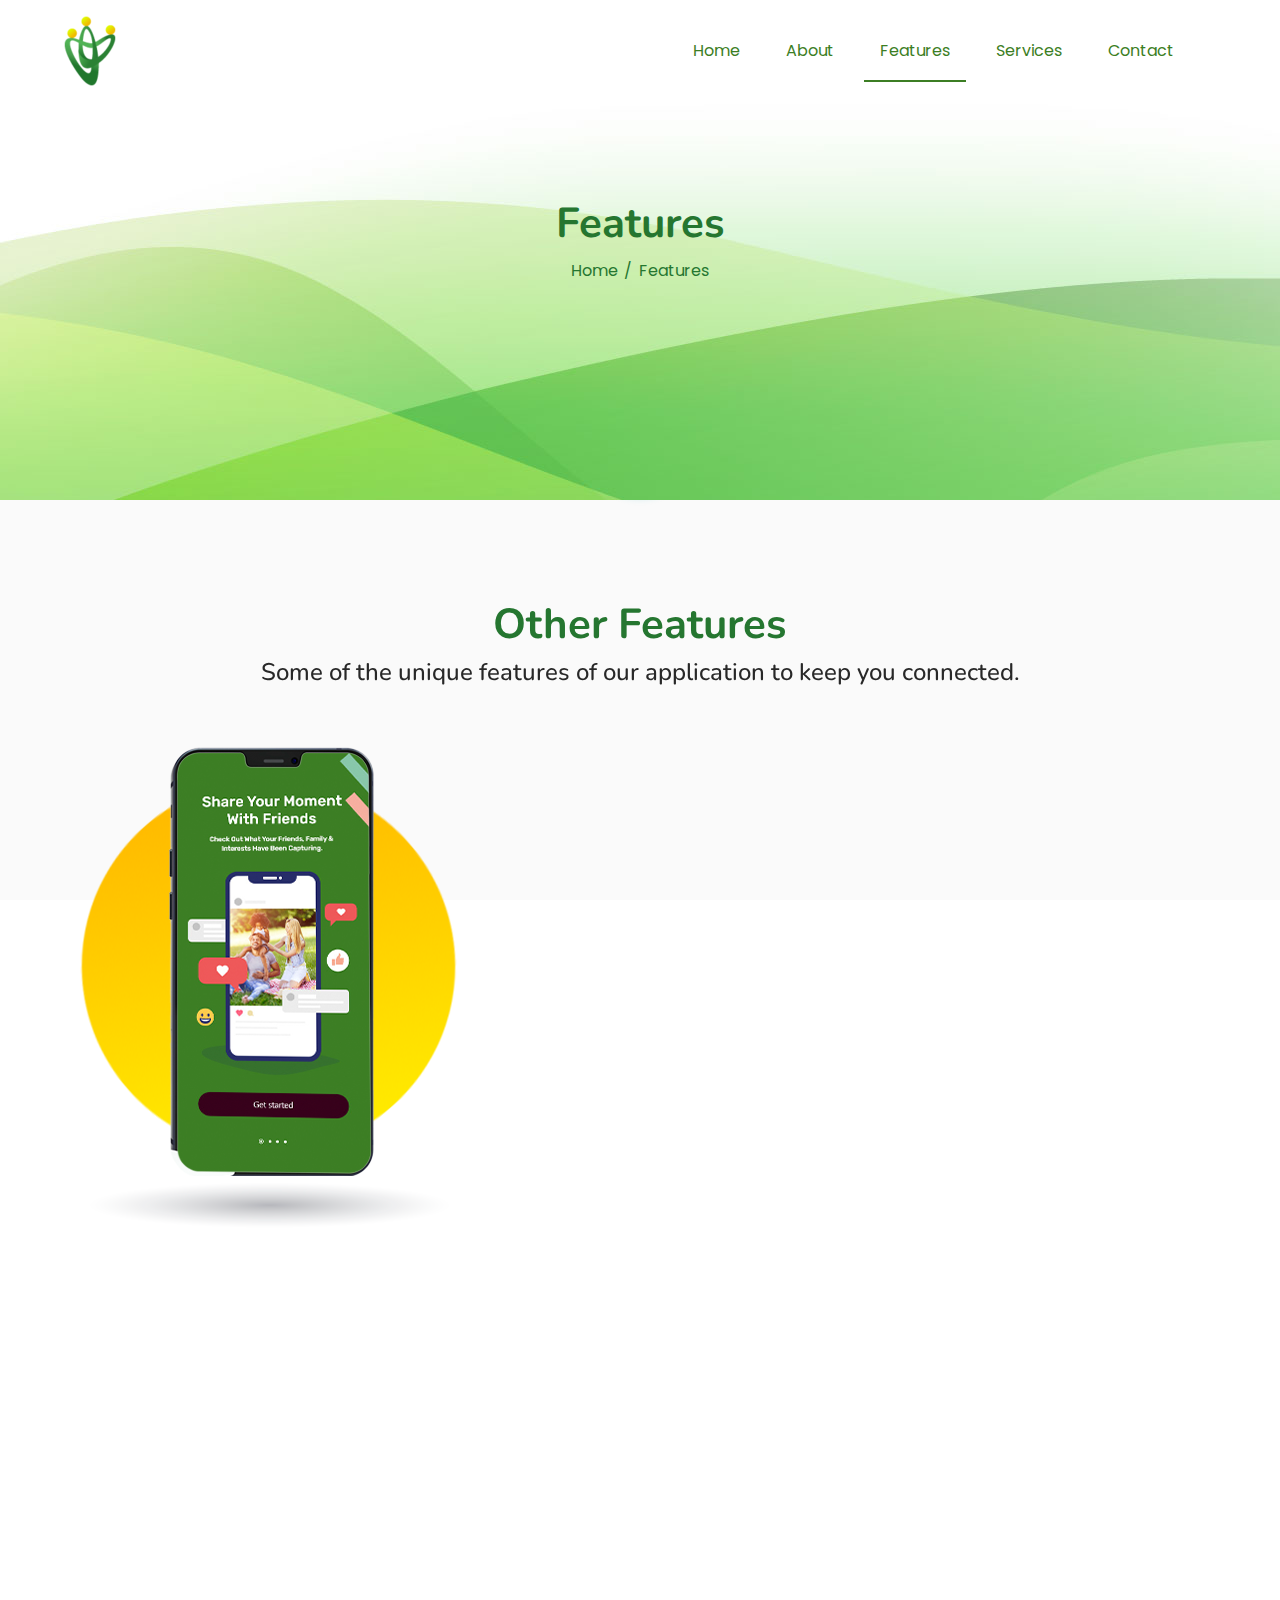
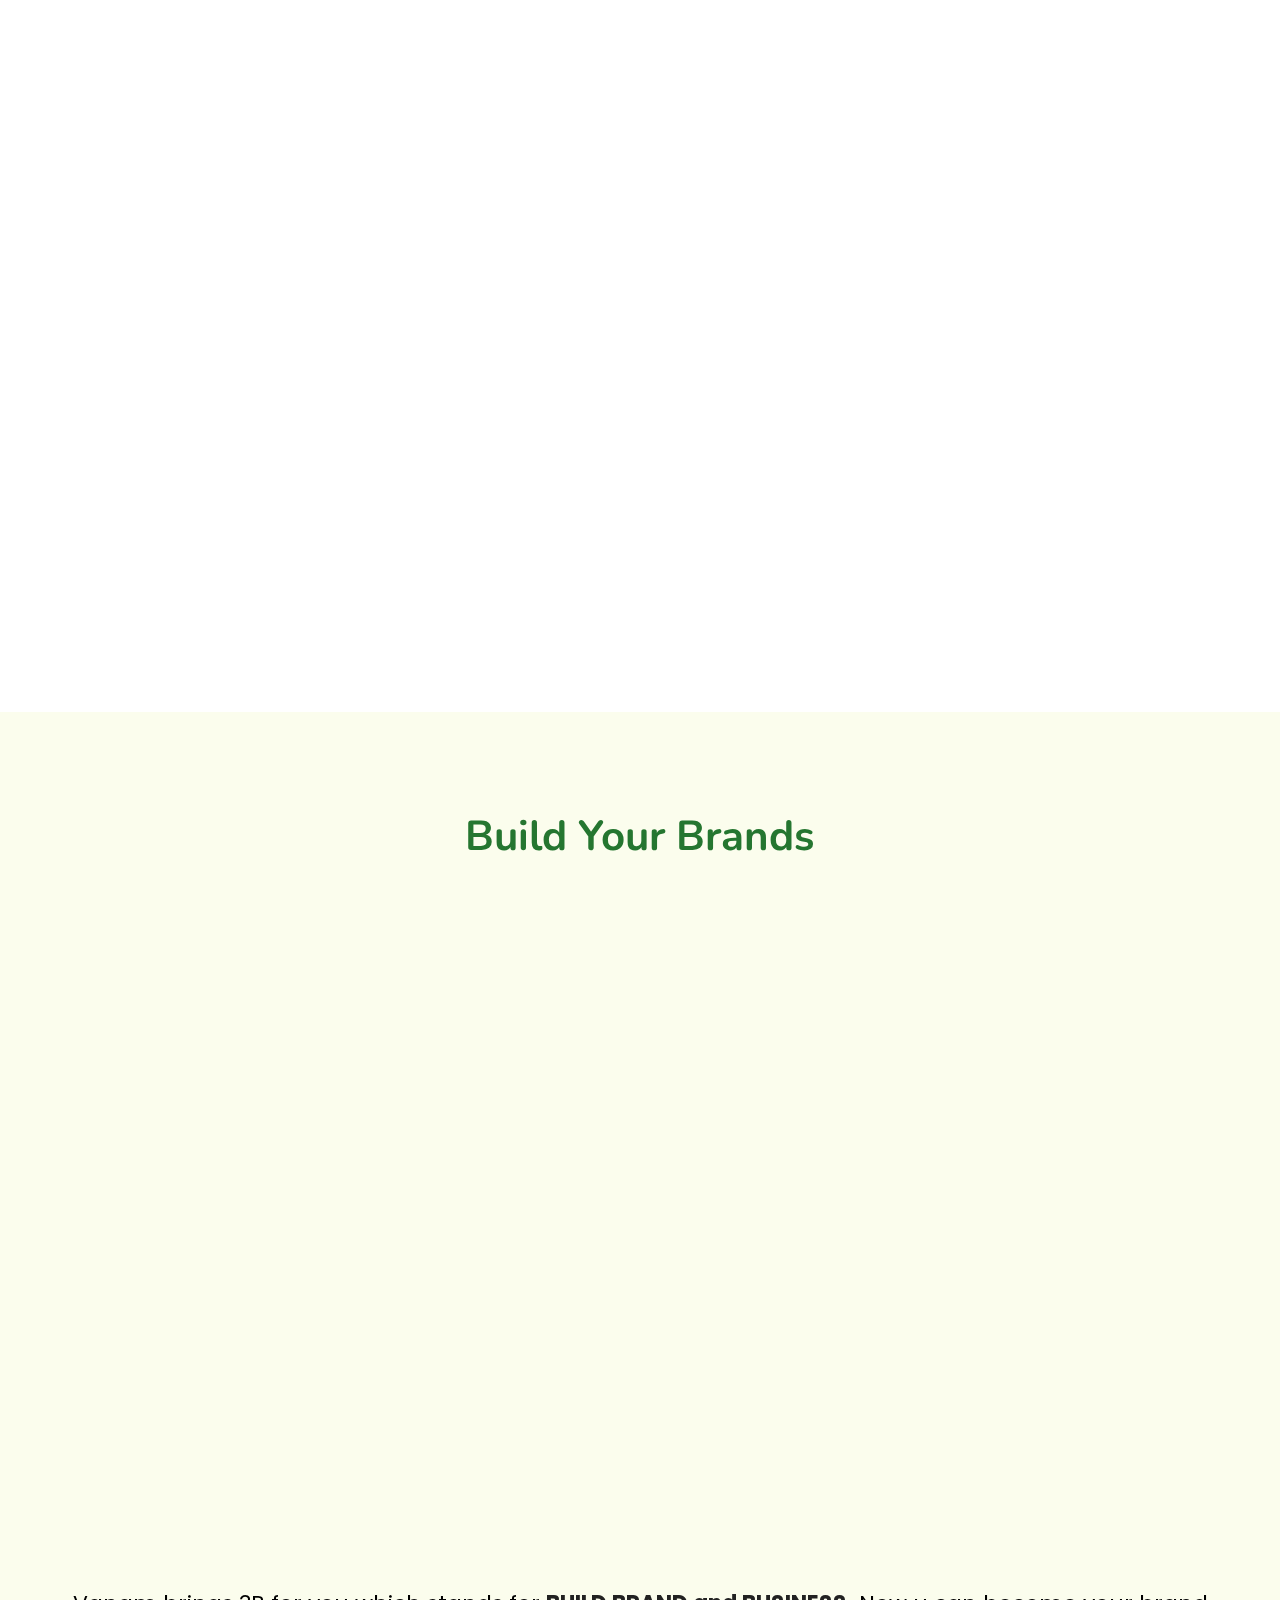
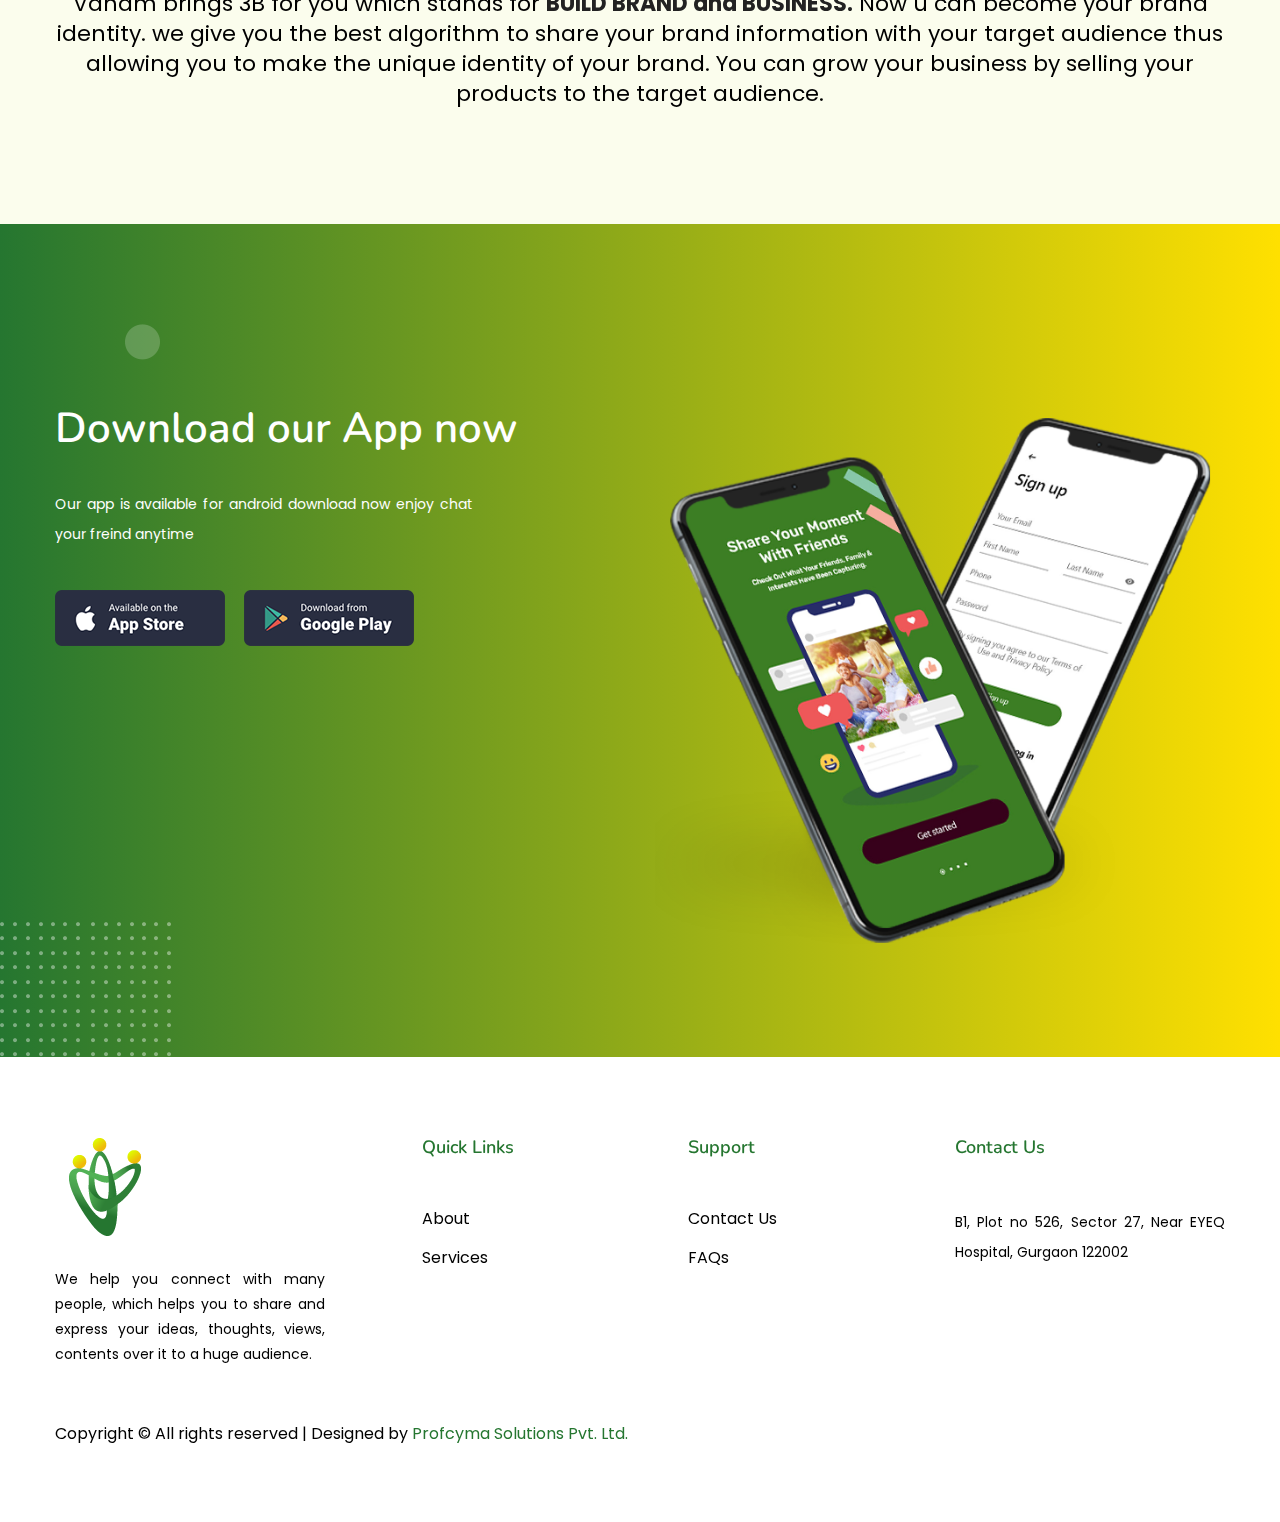
<file: Features.html>
<!doctype html>
<html class="no-js" lang="zxx">

<head>
    <meta charset="utf-8">
    <meta http-equiv="x-ua-compatible" content="ie=edge">
    <title>Vanam - About Us</title>
    <meta name="description" content="">
    <meta name="viewport" content="width=device-width, initial-scale=1">

    <link rel="shortcut icon" type="image/x-icon" href="assets/img/favicon.png">
    <!-- CSS here -->
    <link rel="stylesheet" href="assets/css/bootstrap.min.css">
    <link rel="stylesheet" href="assets/css/owl.carousel.min.css">
    <link rel="stylesheet" href="assets/css/flaticon.css">
    <link rel="stylesheet" href="assets/css/slicknav.css">
    <link rel="stylesheet" href="assets/css/animate.min.css">
    <link rel="stylesheet" href="assets/css/magnific-popup.css">
    <link rel="stylesheet" href="assets/css/fontawesome-all.min.css">
    <link rel="stylesheet" href="assets/css/themify-icons.css">
    <link rel="stylesheet" href="assets/css/slick.css">
    <link rel="stylesheet" href="assets/css/nice-select.css">
    <link rel="stylesheet" href="assets/css/aos.css">
    <link rel="stylesheet" href="assets/css/style.css">
    <link rel="stylesheet" href="assets/css/responsive.css">
</head>

<body>

    <!-- Preloader Start -->
    <div id="preloader-active">
        <div class="preloader d-flex align-items-center justify-content-center">
            <div class="preloader-inner position-relative">
                <div class="preloader-circle"></div>
                <div class="preloader-img pere-text">
                    <img src="assets/img/logo/logo.png" alt="">
                </div>
            </div>
        </div>
    </div>
    <!-- Preloader Start -->
    <header>
        <!-- Header Start -->
        <div class="header-area header-transparrent ">
            <div class="main-header header-sticky">
                <div class="container">
                    <div class="row align-items-center">
                        <!-- Logo -->
                        <div class="col-xl-2 col-lg-2 col-md-2">
                            <div class="logo">
                                <a href="index.html"><img src="assets/img/logo/logo-header.png" alt=""></a>
                            </div>
                        </div>
                        <div class="col-xl-10 col-lg-10 col-md-10">
                            <!-- Main-menu -->
                            <div class="main-menu f-right d-none d-lg-block">
                                <nav>
                                    <ul id="navigation">
                                        <li><a href="index.html">Home</a></li>
                                        <li><a href="about.html">About</a></li>
                                        <li class="active"><a href="Features.html">Features</a></li>
                                        <li><a href="services.html">Services</a></li>
                                        <li><a href="contact.html">Contact</a></li>
                                    </ul>
                                </nav>
                            </div>
                        </div>
                        <!-- Mobile Menu -->
                        <div class="col-12">
                            <div class="mobile_menu d-block d-lg-none"></div>
                        </div>
                    </div>
                </div>
            </div>
        </div>
        <!-- Header End -->
    </header>

    <main>


        <!--================Hero Banner Area Start =================-->
        <section class="hero-banner d-flex align-items-center">
            <div class="container text-center">
                <h2>Features</h2>
                <nav aria-label="breadcrumb" class="banner-breadcrumb">
                    <ol class="breadcrumb">
                        <li class="breadcrumb-item"><a href="index.html">Home</a></li>
                        <li class="breadcrumb-item active" aria-current="page">Features</li>
                    </ol>
                </nav>
            </div>
        </section>
        <!--================Hero Banner Area End =================-->

        <section id="features" class="features section-padding2 " data-aos="fade-up">
            <div class="container">
                <div class="section-title text-center">
                    <h2>Other Features</h2>
                    <h4>Some of the unique features of our application to keep you connected.</h4>
                </div>

                <div class="row content align-items-center">
                    <div class="col-md-5" data-aos="fade-right" data-aos-delay="300">
                        <img src="assets/img/shape/createshare.png" class="img-fluid" alt="">
                    </div>
                    <div class="col-md-7 pt-4" data-aos="fade-left" data-aos-delay="300">
                        <h3>Create and share</h3>
                        <p>
                            Our app enables you to create your own content and proliferate between your friends. Also,
                            you can get connected with more and more people at once. You can even share the post of your
                            interest or the posts you like among your friends.
                        </p>

                    </div>
                </div>

                <div class="row content align-items-center">
                    <div class="col-md-5 order-1 order-md-2" data-aos="fade-left">
                        <img src="assets/img/shape/connect.png" class="img-fluid" alt="">
                    </div>
                    <div class="col-md-7 pt-5 order-2 order-md-1" data-aos="fade-right">
                        <h3>Connect</h3>
                        <p>
                            Our app allows you to connect with any number of people individually and also in groups that
                            you want to. you can invite any number of your friends to connect with you and hence create
                            a forest of like-minded people. You can share your thoughts, views, and content over it.
                        </p>

                    </div>
                </div>

                <div class="row content align-items-center">
                    <div class="col-md-5" data-aos="fade-right">
                        <img src="assets/img/shape/chat.png" class="img-fluid" alt="">
                    </div>
                    <div class="col-md-7 pt-5" data-aos="fade-left">
                        <h3> Private chat</h3>
                        <p>To directly connect with people, we provide a private chat option. Now you can directly
                            message a person and share your thoughts, views, and interests, and details that you want to
                            share privately with a person you can also call them through our app to know them better.
                        </p>

                    </div>
                </div>
            </div>
        </section>

        <section class="service-area sky-blue1 section-padding2">
            <div class="container">
                <!-- Section Tittle -->
                <div class="row d-flex justify-content-center">
                    <div class="col-lg-6">
                        <div class="section-tittle text-center">
                            <h2>Build Your Brands</h2>
                        </div>
                    </div>
                </div>
                <div class="row d-flex justify-content-center">
                    <div class="col-sm-12 text-center">
                        <div class="brand-images justify-content-center d-flex">
                            <img class="img-fluid shape3 pr-3" src="assets/img/screen/screen3.png"
                                data-aos="zoom-in-right" data-aos-duration="3000" data-aos-delay="200">
                            <img class="img-fluid shape2" src="assets/img/screen/screen1.png" data-aos="zoom-in-up"
                                data-aos-duration="3000" data-aos-delay="100">
                            <img class="img-fluid shape1 pl-3" src="assets/img/screen/screen2.png"
                                data-aos="zoom-in-left" data-aos-duration="3000" data-aos-delay="200">
                        </div>
                    </div>
                </div>
                <div class="row d-flex justify-content-center">
                    <div class="col-sm-12 text-center">
                        <p class="buisness-brand">Vanam brings 3B for you which stands for <b>BUILD BRAND and
                                BUSINESS.</b> Now u
                            can become
                            your
                            brand identity. we give you the best algorithm to share your brand information with your
                            target audience thus allowing you to make the unique identity of your brand. You can grow
                            your business by selling your products to the target audience.
                        </p>
                    </div>
                </div>

            </div>
        </section>

        <!-- Available App  Start-->
        <div class="available-app-area">
            <div class="container">
                <div class="row d-flex justify-content-between">
                    <div class="col-xl-5 col-lg-6">
                        <div class="app-caption">
                            <div class="section-tittle section-tittle3">
                                <h2>Download our App now</h2>
                                <p>Our app is available for android download now enjoy chat your freind anytime</p>
                                <div class="app-btn">
                                    <a href="#" class="app-btn1"><img src="assets/img/shape/app_btn1.png" alt=""></a>
                                    <a href="#" class="app-btn2"><img src="assets/img/shape/app_btn2.png" alt=""></a>
                                </div>
                            </div>
                        </div>
                    </div>
                    <div class="col-xl-6 col-lg-6">
                        <div class="app-img">
                            <img src="assets/img/shape/available-app.png" alt="">
                        </div>
                    </div>
                </div>
            </div>
            <!-- Shape -->
            <div class="app-shape">
                <img src="assets/img/shape/app-shape-top.png" alt="" class="app-shape-top heartbeat d-none d-lg-block">
                <img src="assets/img/shape/app-shape-left.png" alt="" class="app-shape-left d-none d-xl-block">
                <!-- <img src="assets/img/shape/app-shape-right.png" alt="" class="app-shape-right bounce-animate "> -->
            </div>
        </div>
        <!-- Available App End-->

    </main>
    <footer>

        <!-- Footer Start-->
        <div class="footer-main">
            <div class="footer-area footer-padding">
                <div class="container">
                    <div class="row  justify-content-between">
                        <div class="col-lg-3 col-md-4 col-sm-8">
                            <div class="single-footer-caption mb-30">
                                <!-- logo -->
                                <div class="footer-logo">
                                    <a href="index.html"><img src="assets/img/logo/logo.png" alt=""></a>
                                </div>
                                <div class="footer-tittle">
                                    <div class="footer-pera">
                                        <p class="info1">We help you connect with many people, which helps you to share
                                            and express your ideas, thoughts, views, contents over it to a huge
                                            audience.</p>
                                    </div>
                                </div>
                            </div>
                        </div>
                        <div class="col-lg-2 col-md-4 col-sm-5">
                            <div class="single-footer-caption mb-50">
                                <div class="footer-tittle">
                                    <h4>Quick Links</h4>
                                    <ul>
                                        <li><a href="about.html">About</a></li>
                                        <li><a href="services.html">Services</a></li>
                                    </ul>
                                </div>
                            </div>
                        </div>
                        <div class="col-lg-2 col-md-4 col-sm-7">
                            <div class="single-footer-caption mb-50">
                                <div class="footer-tittle">
                                    <h4>Support</h4>
                                    <ul>
                                        <li><a href="contact.html">Contact Us</a></li>
                                        <li><a href="index.html">FAQs</a></li>
                                    </ul>
                                </div>
                            </div>
                        </div>
                        <div class="col-lg-3 col-md-6 col-sm-8">
                            <div class="single-footer-caption mb-50">
                                <div class="footer-tittle">
                                    <h4>Contact Us</h4>
                                    <div class="footer-pera footer-pera2">
                                        <p>B1, Plot no 526, Sector 27, Near EYEQ Hospital, Gurgaon 122002</p>
                                    </div>

                                </div>
                            </div>
                        </div>
                    </div>
                    <!-- Copy-Right -->
                    <div class="row align-items-center">
                        <div class="col-xl-12 ">
                            <div class="footer-copy-right">
                                <p>
                                    Copyright &copy; All rights reserved |
                                    Designed by <a href="https://profcymaglobal.com/" target="_blank">Profcyma Solutions
                                        Pvt. Ltd.
                                    </a>
                                </p>
                            </div>
                        </div>
                    </div>
                </div>
            </div>
        </div>
        <!-- Footer End-->

    </footer>

    <!-- JS here -->

    <!-- All JS Custom Plugins Link Here here -->
    <script src="./assets/js/vendor/modernizr-3.5.0.min.js"></script>

    <!-- Jquery, Popper, Bootstrap -->
    <script src="./assets/js/vendor/jquery.min.js"></script>
    <script src="./assets/js/popper.min.js"></script>
    <script src="./assets/js/bootstrap.min.js"></script>
    <!-- Jquery Mobile Menu -->
    <script src="./assets/js/jquery.slicknav.min.js"></script>

    <!-- Jquery Slick , Owl-Carousel Plugins -->
    <script src="./assets/js/owl.carousel.min.js"></script>
    <script src="./assets/js/slick.min.js"></script>
    <!-- Date Picker -->
    <script src="./assets/js/gijgo.min.js"></script>
    <!-- One Page, Animated-HeadLin -->
    <script src="./assets/js/wow.min.js"></script>
    <script src="./assets/js/animated.headline.js"></script>
    <script src="./assets/js/jquery.magnific-popup.js"></script>
    <script src="./assets/js/aos.js"></script>

    <!-- Scrollup, nice-select, sticky -->
    <script src="./assets/js/jquery.scrollUp.min.js"></script>
    <script src="./assets/js/jquery.nice-select.min.js"></script>
    <script src="./assets/js/jquery.sticky.js"></script>

    <!-- contact js -->
    <script src="./assets/js/contact.js"></script>
    <script src="./assets/js/jquery.form.js"></script>
    <script src="./assets/js/jquery.validate.min.js"></script>
    <script src="./assets/js/mail-script.js"></script>
    <script src="./assets/js/jquery.ajaxchimp.min.js"></script>

    <!-- Jquery Plugins, main Jquery -->
    <script src="./assets/js/plugins.js"></script>
    <script src="./assets/js/main.js"></script>
    <script>
        AOS.init();
    </script>
</body>

</html>
</file>
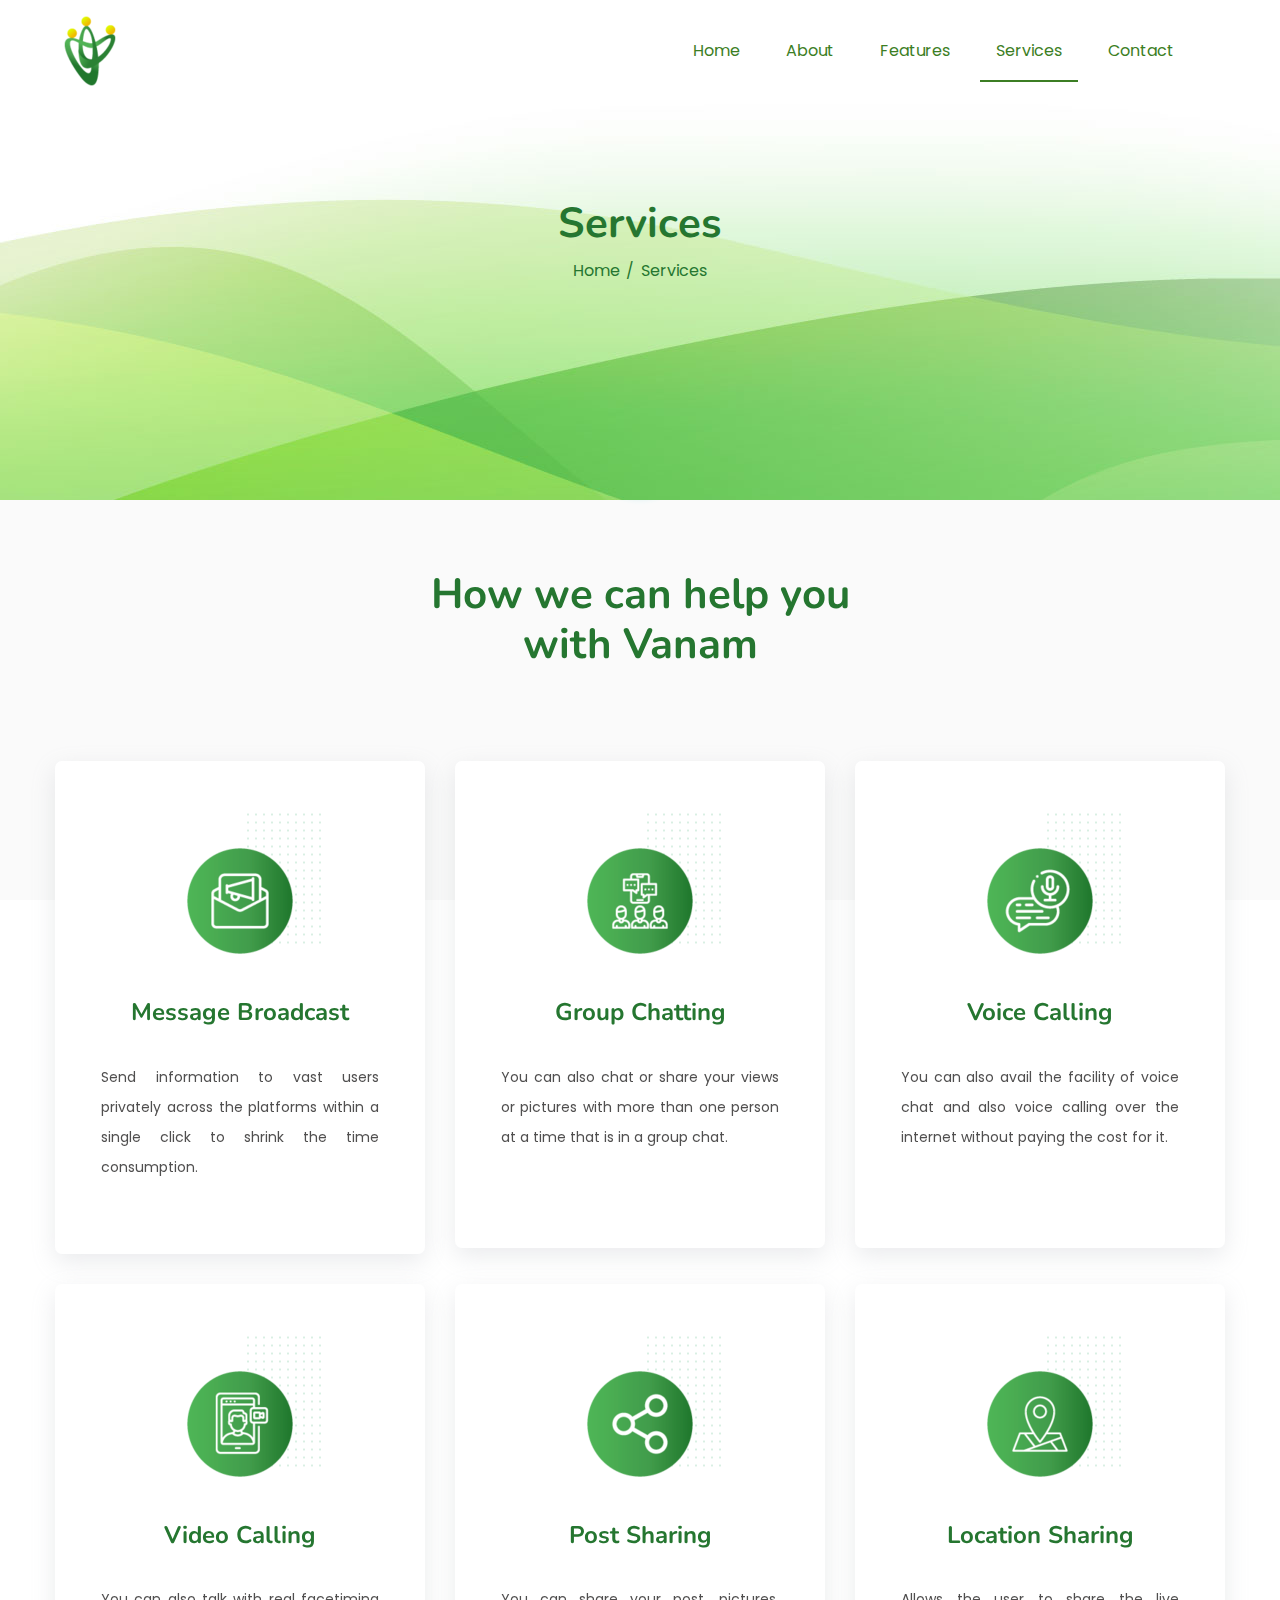
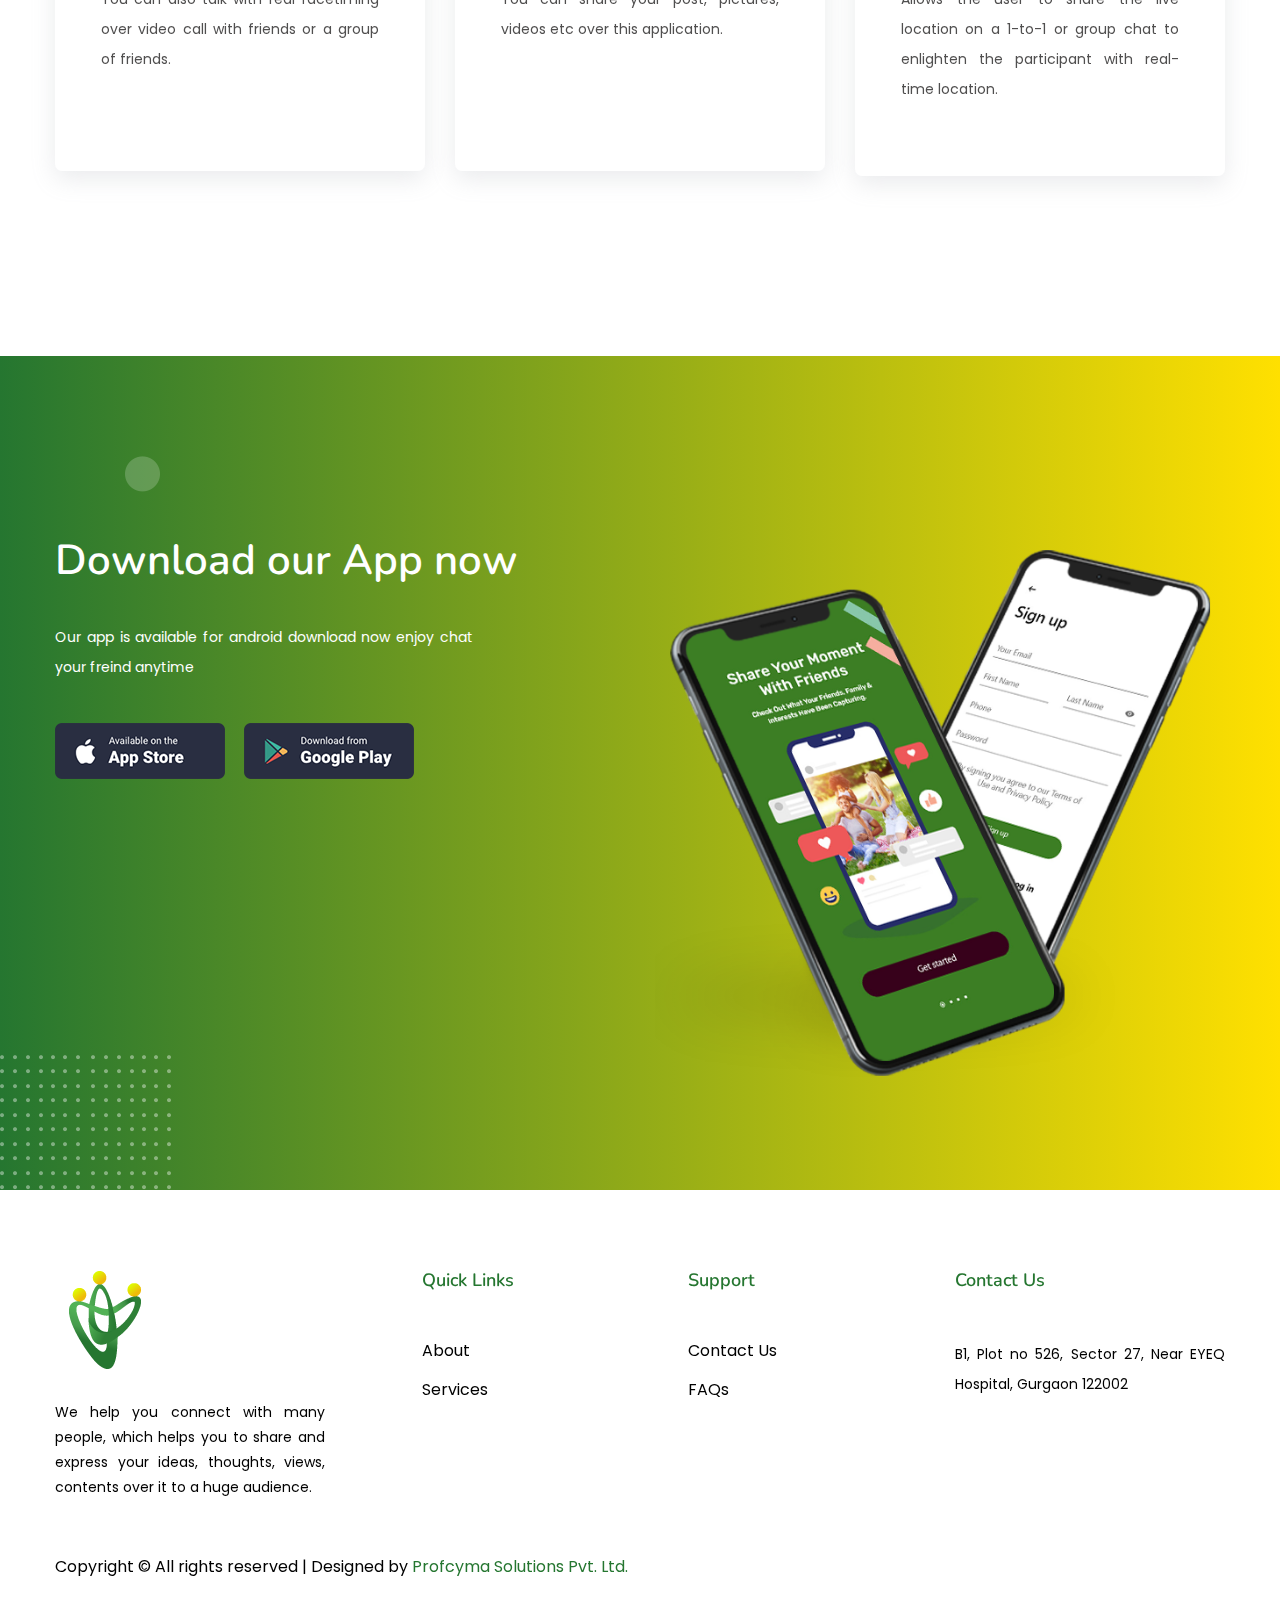
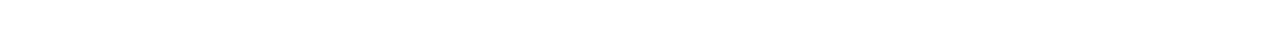
<file: services.html>
<!doctype html>
<html class="no-js" lang="zxx">

<head>
    <meta charset="utf-8">
    <meta http-equiv="x-ua-compatible" content="ie=edge">
    <title>Vanam - Services</title>
    <meta name="description" content="">
    <meta name="viewport" content="width=device-width, initial-scale=1">
    <link rel="shortcut icon" type="image/x-icon" href="assets/img/favicon.png">

    <!-- CSS here -->
    <link rel="stylesheet" href="assets/css/bootstrap.min.css">
    <link rel="stylesheet" href="assets/css/owl.carousel.min.css">
    <link rel="stylesheet" href="assets/css/flaticon.css">
    <link rel="stylesheet" href="assets/css/slicknav.css">
    <link rel="stylesheet" href="assets/css/animate.min.css">
    <link rel="stylesheet" href="assets/css/magnific-popup.css">
    <link rel="stylesheet" href="assets/css/fontawesome-all.min.css">
    <link rel="stylesheet" href="assets/css/themify-icons.css">
    <link rel="stylesheet" href="assets/css/slick.css">
    <link rel="stylesheet" href="assets/css/nice-select.css">
    <link rel="stylesheet" href="assets/css/style.css">
    <link rel="stylesheet" href="assets/css/responsive.css">
</head>

<body>

    <!-- Preloader Start -->
    <div id="preloader-active">
        <div class="preloader d-flex align-items-center justify-content-center">
            <div class="preloader-inner position-relative">
                <div class="preloader-circle"></div>
                <div class="preloader-img pere-text">
                    <img src="assets/img/logo/logo.png" alt="">
                </div>
            </div>
        </div>
    </div>
    <!-- Preloader Start -->

    <header>
        <!-- Header Start -->
        <div class="header-area header-transparrent ">
            <div class="main-header header-sticky">
                <div class="container">
                    <div class="row align-items-center">
                        <!-- Logo -->
                        <div class="col-xl-2 col-lg-2 col-md-2">
                            <div class="logo">
                                <a href="index.html"><img src="assets/img/logo/logo-header.png" alt=""></a>
                            </div>
                        </div>
                        <div class="col-xl-10 col-lg-10 col-md-10">
                            <!-- Main-menu -->
                            <div class="main-menu f-right d-none d-lg-block">
                                <nav>
                                    <ul id="navigation">
                                        <li><a href="index.html"> Home</a></li>
                                        <li><a href="about.html">About</a></li>
                                        <li><a href="Features.html">Features</a></li>
                                        <li class="active"><a href="services.html">Services</a></li>
                                        <li><a href="contact.html">Contact</a></li>
                                    </ul>
                                </nav>
                            </div>
                        </div>
                        <!-- Mobile Menu -->
                        <div class="col-12">
                            <div class="mobile_menu d-block d-lg-none"></div>
                        </div>
                    </div>
                </div>
            </div>
        </div>
        <!-- Header End -->
    </header>

    <main>
        <!--================Hero Banner Area Start =================-->
        <section class="hero-banner d-flex align-items-center">
            <div class="container text-center">
                <h2>Services</h2>
                <nav aria-label="breadcrumb" class="banner-breadcrumb">
                    <ol class="breadcrumb">
                        <li class="breadcrumb-item"><a href="index.html">Home</a></li>
                        <li class="breadcrumb-item active" aria-current="page">Services</li>
                    </ol>
                </nav>
            </div>
        </section>
        <!--================Hero Banner Area End =================-->
        <!-- Services Area Start -->
        <section class="service-area services-padding">
            <div class="container">
                <!-- Section Tittle -->
                <div class="row d-flex justify-content-center">
                    <div class="col-lg-6">
                        <div class="section-tittle text-center">
                            <h2>How we can help you <br> with Vanam</h2>
                        </div>
                    </div>
                </div>
                <!-- Section caption -->
                <div class="row">
                    <div class="col-xl-4 col-lg-4 col-md-6">
                        <div class="services-caption text-center mb-30">
                            <div class="service-icon">
                                <span><img class="img-fluid" src="assets/img/icon/broadcast.png"></span>
                            </div>
                            <div class="service-cap">
                                <h4><a href="#">Message Broadcast</a></h4>
                                <p>Send information to vast users privately across the platforms within a single click
                                    to shrink the time consumption.</p>
                            </div>
                        </div>
                    </div>
                    <div class="col-xl-4 col-lg-4 col-md-6">
                        <div class="services-caption text-center mb-30">
                            <div class="service-icon">
                                <span><img class="img-fluid" src="assets/img/icon/group-c.png"></span>
                            </div>
                            <div class="service-cap">
                                <h4><a href="#">Group Chatting</a></h4>
                                <p>You can also chat or share your views or pictures with more than one person at a time
                                    that is in a group chat.</p>
                            </div>
                        </div>
                    </div>
                    <div class="col-xl-4 col-lg-4 col-md-6">
                        <div class="services-caption text-center mb-30">
                            <div class="service-icon">
                                <span><img class="img-fluid" src="assets/img/icon/voice.png"></span>
                            </div>
                            <div class="service-cap">
                                <h4><a href="#">Voice Calling</a></h4>
                                <p>You can also avail the facility of voice chat and also voice calling over the
                                    internet without paying the cost for it.</p>
                            </div>
                        </div>
                    </div>
                    <div class="col-xl-4 col-lg-4 col-md-6">
                        <div class="services-caption text-center mb-30">
                            <div class="service-icon">
                                <span><img class="img-fluid" src="assets/img/icon/video-calling.png"></span>
                            </div>
                            <div class="service-cap">
                                <h4><a href="#">Video Calling</a></h4>
                                <p>You can also talk with real facetiming over video call with friends or a group of
                                    friends.
                                </p>
                            </div>
                        </div>
                    </div>
                    <div class="col-xl-4 col-lg-4 col-md-6">
                        <div class="services-caption text-center mb-30">
                            <div class="service-icon">
                                <span><img class="img-fluid" src="assets/img/icon/post-sharing.png"></span>
                            </div>
                            <div class="service-cap">
                                <h4><a href="#">Post Sharing</a></h4>
                                <p>You can share your post, pictures, videos etc over this application.</p>
                            </div>
                        </div>
                    </div>
                    <div class="col-xl-4 col-lg-4 col-md-6">
                        <div class="services-caption text-center mb-30">
                            <div class="service-icon">
                                <span><img class="img-fluid" src="assets/img/icon/location.png"></span>
                            </div>
                            <div class="service-cap">
                                <h4><a href="#">Location Sharing</a></h4>
                                <p>Allows the user to share the live location on a 1-to-1 or group chat to enlighten the
                                    participant with real-time location.</p>
                            </div>
                        </div>
                    </div>
                </div>
            </div>
        </section>
        <!-- Services Area End -->

        <!-- Available App  Start-->
        <div class="available-app-area">
            <div class="container">
                <div class="row d-flex justify-content-between">
                    <div class="col-xl-5 col-lg-6">
                        <div class="app-caption">
                            <div class="section-tittle section-tittle3">
                                <h2>Download our App now</h2>
                                <p>Our app is available for android download now enjoy chat your freind anytime</p>
                                <div class="app-btn">
                                    <a href="#" class="app-btn1"><img src="assets/img/shape/app_btn1.png" alt=""></a>
                                    <a href="#" class="app-btn2"><img src="assets/img/shape/app_btn2.png" alt=""></a>
                                </div>
                            </div>
                        </div>
                    </div>
                    <div class="col-xl-6 col-lg-6">
                        <div class="app-img">
                            <img src="assets/img/shape/available-app.png" alt="">
                        </div>
                    </div>
                </div>
            </div>
            <!-- Shape -->
            <div class="app-shape">
                <img src="assets/img/shape/app-shape-top.png" alt="" class="app-shape-top heartbeat d-none d-lg-block">
                <img src="assets/img/shape/app-shape-left.png" alt="" class="app-shape-left d-none d-xl-block">
                <!-- <img src="assets/img/shape/app-shape-right.png" alt="" class="app-shape-right bounce-animate "> -->
            </div>
        </div>
        <!-- Available App End-->

    </main>

    <footer>
        <!-- Footer Start-->
        <div class="footer-main">
            <div class="footer-area footer-padding">
                <div class="container">
                    <div class="row  justify-content-between">
                        <div class="col-lg-3 col-md-4 col-sm-8">
                            <div class="single-footer-caption mb-30">
                                <!-- logo -->
                                <div class="footer-logo">
                                    <a href="index.html"><img src="assets/img/logo/logo.png" alt=""></a>
                                </div>
                                <div class="footer-tittle">
                                    <div class="footer-pera">
                                        <p class="info1">We help you connect with many people, which helps you to share
                                            and express your
                                            ideas, thoughts, views, contents over it to a huge audience.</p>
                                    </div>
                                </div>
                            </div>
                        </div>
                        <div class="col-lg-2 col-md-4 col-sm-5">
                            <div class="single-footer-caption mb-50">
                                <div class="footer-tittle">
                                    <h4>Quick Links</h4>
                                    <ul>
                                        <li><a href="about.html">About</a></li>
                                        <li><a href="services.html">Services</a></li>
                                    </ul>
                                </div>
                            </div>
                        </div>
                        <div class="col-lg-2 col-md-4 col-sm-7">
                            <div class="single-footer-caption mb-50">
                                <div class="footer-tittle">
                                    <h4>Support</h4>
                                    <ul>
                                        <li><a href="contact.html">Contact Us</a></li>
                                        <li><a href="index.html">FAQs</a></li>
                                    </ul>
                                </div>
                            </div>
                        </div>
                        <div class="col-lg-3 col-md-6 col-sm-8">
                            <div class="single-footer-caption mb-50">
                                <div class="footer-tittle">
                                    <h4>Contact Us</h4>
                                    <div class="footer-pera footer-pera2">
                                        <p>B1, Plot no 526, Sector 27, Near EYEQ Hospital, Gurgaon 122002</p>
                                    </div>

                                </div>
                            </div>
                        </div>
                    </div>
                    <!-- Copy-Right -->
                    <div class="row align-items-center">
                        <div class="col-xl-12 ">
                            <div class="footer-copy-right">
                                <p>
                                    Copyright &copy; All rights reserved |
                                    Designed by <a href="https://profcymaglobal.com/" target="_blank">Profcyma Solutions
                                        Pvt. Ltd.
                                    </a>
                                </p>
                            </div>
                        </div>
                    </div>
                </div>
            </div>
        </div>
        <!-- Footer End-->

    </footer>

    <!-- JS here -->

    <!-- All JS Custom Plugins Link Here here -->
    <script src="./assets/js/vendor/modernizr-3.5.0.min.js"></script>

    <!-- Jquery, Popper, Bootstrap -->
    <script src="./assets/js/vendor/jquery.min.js"></script>
    <script src="./assets/js/popper.min.js"></script>
    <script src="./assets/js/bootstrap.min.js"></script>
    <!-- Jquery Mobile Menu -->
    <script src="./assets/js/jquery.slicknav.min.js"></script>

    <!-- Jquery Slick , Owl-Carousel Plugins -->
    <script src="./assets/js/owl.carousel.min.js"></script>
    <script src="./assets/js/slick.min.js"></script>
    <!-- Date Picker -->
    <script src="./assets/js/gijgo.min.js"></script>
    <!-- One Page, Animated-HeadLin -->
    <script src="./assets/js/wow.min.js"></script>
    <script src="./assets/js/animated.headline.js"></script>
    <script src="./assets/js/jquery.magnific-popup.js"></script>

    <!-- Scrollup, nice-select, sticky -->
    <script src="./assets/js/jquery.scrollUp.min.js"></script>
    <script src="./assets/js/jquery.nice-select.min.js"></script>
    <script src="./assets/js/jquery.sticky.js"></script>

    <!-- contact js -->
    <script src="./assets/js/contact.js"></script>
    <script src="./assets/js/jquery.form.js"></script>
    <script src="./assets/js/jquery.validate.min.js"></script>
    <script src="./assets/js/mail-script.js"></script>
    <script src="./assets/js/jquery.ajaxchimp.min.js"></script>

    <!-- Jquery Plugins, main Jquery -->
    <script src="./assets/js/plugins.js"></script>
    <script src="./assets/js/main.js"></script>

</body>

</html>
</file>
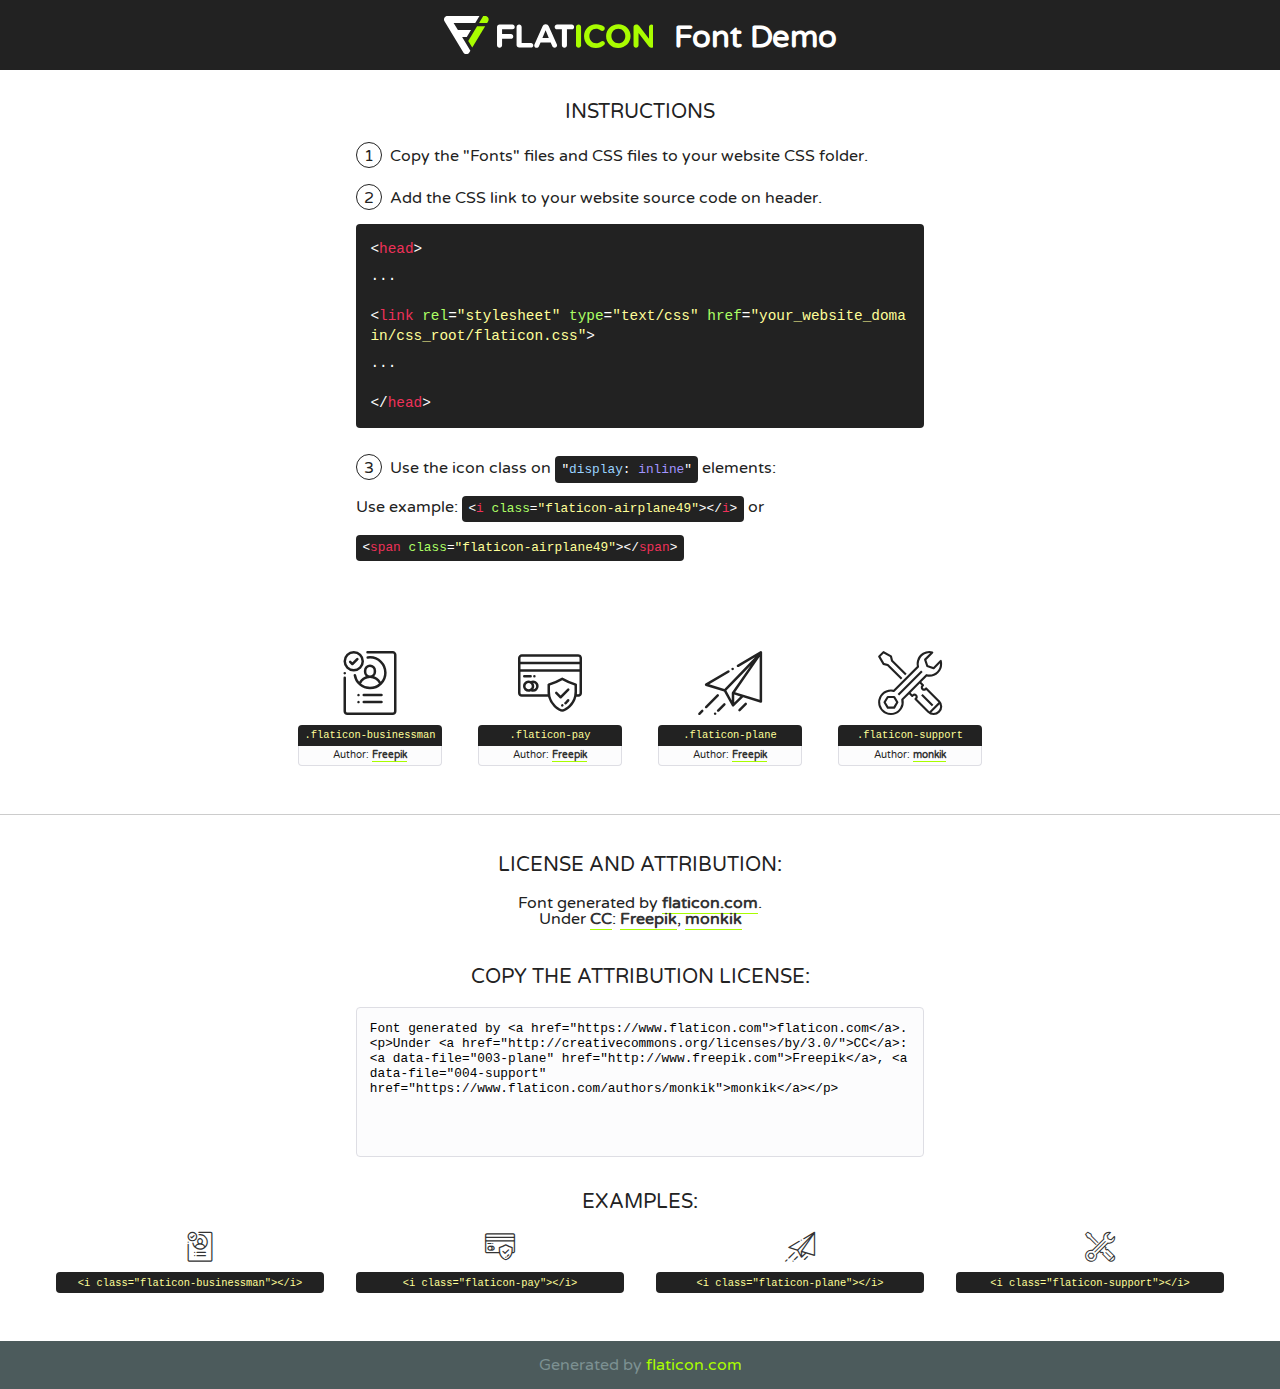
<file: assets/fonts/flaticon.html>
<!DOCTYPE html>
<!--
  Flaticon icon font: Flaticon
  Creation date: 20/02/2020 09:43
-->
<html>
<!DOCTYPE html>
<html>

<head>
    <title>Flaticon WebFont</title>
    <link href="http://fonts.googleapis.com/css?family=Varela+Round" rel="stylesheet" type="text/css" />
    <link rel="stylesheet" type="text/css" href="flaticon.css">
    <meta charset="UTF-8">
    <style>
    html, body, div, span, applet, object, iframe,
    h1, h2, h3, h4, h5, h6, p, blockquote, pre,
    a, abbr, acronym, address, big, cite, code,
    del, dfn, em, img, ins, kbd, q, s, samp,
    small, strike, strong, sub, sup, tt, var,
    b, u, i, center,
    dl, dt, dd, ol, ul, li,
    fieldset, form, label, legend,
    table, caption, tbody, tfoot, thead, tr, th, td,
    article, aside, canvas, details, embed, 
    figure, figcaption, footer, header, hgroup, 
    menu, nav, output, ruby, section, summary,
    time, mark, audio, video {
        margin: 0;
        padding: 0;
        border: 0;
        font-size: 100%;
        font: inherit;
        vertical-align: baseline;
    }
    /* HTML5 display-role reset for older browsers */
    article, aside, details, figcaption, figure, 
    footer, header, hgroup, menu, nav, section {
        display: block;
    }
    body {
        line-height: 1;
    }
    ol, ul {
        list-style: none;
    }
    blockquote, q {
        quotes: none;
    }
    blockquote:before, blockquote:after,
    q:before, q:after {
        content: '';
        content: none;
    }
    table {
        border-collapse: collapse;
        border-spacing: 0;
    }
    body {
        font-family: 'Varela Round', Helvetica, Arial, sans-serif;
        font-size: 16px;
        color: #222;
    }
    a {
        color: #333;
        border-bottom: 1px solid #a9fd00;
        font-weight: bold;
        text-decoration: none;
    }
    * {
        -moz-box-sizing: border-box;
        -webkit-box-sizing: border-box;
        box-sizing: border-box;
        margin: 0;
        padding: 0;
    }
    [class^="flaticon-"]:before, [class*=" flaticon-"]:before, [class^="flaticon-"]:after, [class*=" flaticon-"]:after {
        font-family: Flaticon;
        font-size: 30px;
        font-style: normal;
        margin-left: 20px;
        color: #333;
    }
    .wrapper {
        max-width: 600px;
        margin: auto;
        padding: 0 1em;
    }
    .title {
        font-size: 1.25em;
        text-align: center;
        margin-bottom: 1em;
        text-transform: uppercase;
    }
    header {
        text-align: center;
        background-color: #222;
        color: #fff;
        padding: 1em;
    }
    header .logo {
        width: 210px;
        height: 38px;
        display: inline-block;
        vertical-align: middle;
        margin-right: 1em;
        border: none;
    }
    header strong {
        font-size: 1.95em;
        font-weight: bold;
        vertical-align: middle;
        margin-top: 5px;
        display: inline-block;
    }
    .demo {
        margin: 2em auto;
        line-height: 1.25em;
    }
    .demo ul li {
        margin-bottom: 1em;
    }
    .demo ul li .num {
        color: #222;
        border-radius: 20px;
        display: inline-block;
        width: 26px;
        padding: 3px;
        height: 26px;
        text-align: center;
        margin-right: 0.5em;
        border: 1px solid #222;
    }
    .demo ul li code {
        background-color: #222;
        border-radius: 4px;
        padding: 0.25em 0.5em;
        display: inline-block;
        color: #fff;
        font-family: Consolas,Monaco,Lucida Console,Liberation Mono,DejaVu Sans Mono,Bitstream Vera Sans Mono,Courier New, monospace;
        font-weight: lighter;
        margin-top: 1em;
        font-size: 0.8em;
        word-break: break-all;
    }
    .demo ul li code.big {
        padding: 1em;
        font-size: 0.9em;
    }
    .demo ul li code .red {
        color: #EF3159;
    }
    .demo ul li code .green {
        color: #ACFF65;
    }
    .demo ul li code .yellow {
        color: #FFFF99;
    }
    .demo ul li code .blue {
        color: #99D3FF;
    }
    .demo ul li code .purple {
        color: #A295FF;
    }
    .demo ul li code .dots {
        margin-top: 0.5em;
        display: block;
    }
    #glyphs {
        border-bottom: 1px solid #ccc;
        padding: 2em 0;
        text-align: center;
    }
    .glyph {
        display: inline-block;
        width: 9em;
        margin: 1em;
        text-align: center;
        vertical-align: top;
        background: #FFF;
    }
    .glyph .glyph-icon {
        padding: 10px;
        display: block;
        font-family:"Flaticon";
        font-size: 64px;
        line-height: 1;
    }
    .glyph .glyph-icon:before {
        font-size: 64px;
        color: #222;
        margin-left: 0;
    }
    .class-name {
        font-size: 0.65em;
        background-color: #222;
        color: #fff;
        border-radius: 4px 4px 0 0;
        padding: 0.5em;
        color: #FFFF99;
        font-family: Consolas,Monaco,Lucida Console,Liberation Mono,DejaVu Sans Mono,Bitstream Vera Sans Mono,Courier New, monospace;
    }
    .author-name {
        font-size: 0.6em;
        background-color: #fcfcfd;
        border: 1px solid #DEDEE4;
        border-top: 0;
        border-radius: 0 0 4px 4px;
        padding: 0.5em;
    }
    .class-name:last-child {
        font-size: 10px;
        color:#888;
    }
    .class-name:last-child a {
        font-size: 10px;
        color:#555;
    }
    .class-name:last-child a:hover {
        color:#a9fd00;
    }
    .glyph > input {
        display: block;
        width: 100px;
        margin: 5px auto;
        text-align: center;
        font-size: 12px;
        cursor: text;
    }
    .glyph > input.icon-input {
        font-family:"Flaticon";
        font-size: 16px;
        margin-bottom: 10px;
    }
    .attribution .title {
        margin-top: 2em;
    }
    .attribution textarea {
        background-color: #fcfcfd;
        padding: 1em;
        border: none;
        box-shadow: none;
        border: 1px solid #DEDEE4;
        border-radius: 4px;
        resize: none;
        width: 100%;
        height: 150px;
        font-size: 0.8em;
        font-family: Consolas,Monaco,Lucida Console,Liberation Mono,DejaVu Sans Mono,Bitstream Vera Sans Mono,Courier New, monospace;
        -webkit-appearance: none;
    }
    .iconsuse {
        margin: 2em auto;
        text-align: center;
        max-width: 1200px;
    }
    .iconsuse:after {
        content: '';
        display: table;
        clear: both;
    }
    .iconsuse .image {
        float: left;
        width: 25%;
        padding: 0 1em;
    }
    .iconsuse .image p {
        margin-bottom: 1em;
    }
    .iconsuse .image span {
        display: block;
        font-size: 0.65em;
        background-color: #222;
        color: #fff;
        border-radius: 4px;
        padding: 0.5em;
        color: #FFFF99;
        margin-top: 1em;
        font-family: Consolas,Monaco,Lucida Console,Liberation Mono,DejaVu Sans Mono,Bitstream Vera Sans Mono,Courier New, monospace;
    }
    #footer {
        text-align: center;
        background-color: #4C5B5C;
        color: #7c9192;
        padding: 1em;
    }
    #footer a {
        border: none;
        color: #a9fd00;
        font-weight: normal;
    }
    @media (max-width: 960px) {
        .iconsuse .image {
            width: 50%;
        }
    }
    @media (max-width: 560px) {
        .iconsuse .image {
            width: 100%;
        }
    }
    </style>
</head>

<body class="characters-off">

    <header>
        <a href="https://www.flaticon.com" target="_blank" class="logo">
            <svg version="1.1" xmlns="http://www.w3.org/2000/svg" xmlns:xlink="http://www.w3.org/1999/xlink" xmlns:a="http://ns.adobe.com/AdobeSVGViewerExtensions/3.0/" viewBox="0 0 560.875 102.036" enable-background="new 0 0 560.875 102.036" xml:space="preserve">
                <defs>
                </defs>
                <g>
                    <g class="letters">
                        <path fill="#ffffff" d="M141.596,29.675c0-3.777,2.985-6.767,6.764-6.767h34.438c3.426,0,6.15,2.728,6.15,6.15
                        c0,3.43-2.724,6.149-6.15,6.149h-27.674v13.091h23.719c3.429,0,6.151,2.724,6.151,6.15c0,3.43-2.723,6.149-6.151,6.149h-23.719
                        v17.574c0,3.773-2.986,6.761-6.764,6.761c-3.779,0-6.764-2.989-6.764-6.761V29.675z"></path>
                        <path fill="#ffffff" d="M193.844,29.149c0-3.781,2.985-6.767,6.764-6.767c3.776,0,6.763,2.985,6.763,6.767v42.957h25.039
                        c3.426,0,6.149,2.726,6.149,6.153c0,3.425-2.723,6.15-6.149,6.15h-31.802c-3.779,0-6.764-2.986-6.764-6.768V29.149z"></path>
                        <path fill="#ffffff" d="M241.891,75.71l21.438-48.407c1.492-3.341,4.215-5.357,7.906-5.357h0.792
                        c3.686,0,6.323,2.017,7.815,5.357l21.439,48.407c0.436,0.967,0.701,1.845,0.701,2.723c0,3.602-2.809,6.501-6.414,6.501
                        c-3.161,0-5.269-1.845-6.499-4.655l-4.132-9.661h-27.059l-4.301,10.102c-1.144,2.631-3.426,4.214-6.237,4.214
                        c-3.517,0-6.24-2.81-6.24-6.325C241.1,77.64,241.451,76.677,241.891,75.71z M279.932,58.666l-8.521-20.297l-8.526,20.297H279.932
                        z"></path>
                        <path fill="#ffffff" d="M314.864,35.387H301.86c-3.429,0-6.239-2.813-6.239-6.238c0-3.429,2.811-6.24,6.239-6.24h39.533
                        c3.426,0,6.237,2.811,6.237,6.24c0,3.425-2.811,6.238-6.237,6.238h-13.001v42.785c0,3.773-2.99,6.761-6.764,6.761
                        c-3.779,0-6.764-2.989-6.764-6.761V35.387z"></path>
                        <path fill="#A9FD00" d="M352.615,29.149c0-3.781,2.985-6.767,6.767-6.767c3.774,0,6.761,2.985,6.761,6.767v49.024
                        c0,3.773-2.987,6.761-6.761,6.761c-3.781,0-6.767-2.989-6.767-6.761V29.149z"></path>
                        <path fill="#A9FD00" d="M374.132,53.836v-0.179c0-17.481,13.178-31.801,32.065-31.801c9.22,0,15.459,2.458,20.557,6.238
                        c1.402,1.054,2.637,2.985,2.637,5.357c0,3.692-2.985,6.59-6.681,6.59c-1.845,0-3.071-0.702-4.044-1.319
                        c-3.776-2.813-7.729-4.393-12.562-4.393c-10.364,0-17.831,8.611-17.831,19.154v0.173c0,10.542,7.291,19.329,17.831,19.329
                        c5.715,0,9.492-1.756,13.359-4.834c1.049-0.874,2.458-1.491,4.039-1.491c3.429,0,6.325,2.813,6.325,6.236
                        c0,2.106-1.056,3.78-2.282,4.834c-5.539,4.834-12.036,7.733-21.878,7.733C387.572,85.464,374.132,71.493,374.132,53.836z"></path>
                        <path fill="#A9FD00" d="M433.009,53.836v-0.179c0-17.481,13.79-31.801,32.766-31.801c18.981,0,32.592,14.143,32.592,31.628v0.173
                        c0,17.483-13.785,31.807-32.769,31.807C446.625,85.464,433.009,71.32,433.009,53.836z M484.224,53.836v-0.179
                        c0-10.539-7.725-19.326-18.626-19.326c-10.893,0-18.449,8.611-18.449,19.154v0.173c0,10.542,7.73,19.329,18.626,19.329
                        C476.676,72.986,484.224,64.378,484.224,53.836z"></path>
                        <path fill="#A9FD00" d="M506.233,29.321c0-3.774,2.99-6.763,6.767-6.763h1.401c3.252,0,5.183,1.583,7.029,3.953l26.093,34.265
                        V29.059c0-3.692,2.99-6.677,6.681-6.677c3.683,0,6.671,2.985,6.671,6.677v48.934c0,3.78-2.987,6.765-6.764,6.765h-0.436
                        c-3.257,0-5.188-1.581-7.034-3.953l-27.056-35.492v32.944c0,3.687-2.985,6.676-6.678,6.676c-3.683,0-6.673-2.989-6.673-6.676
                        V29.321z"></path>
                    </g>
                    <g class="insignia">
                        <path fill="#ffffff" d="M48.372,56.137h12.517l11.156-18.537H37.186L25.688,18.539h57.825L94.668,0H9.271
                        C5.925,0,2.842,1.801,1.198,4.716c-1.644,2.907-1.593,6.482,0.134,9.343l50.38,83.501c1.678,2.781,4.689,4.476,7.938,4.476
                        c3.246,0,6.257-1.695,7.935-4.476l2.898-4.804L48.372,56.137z"></path>
                        <g class="i">
                            <path fill="#A9FD00" d="M93.575,18.539h0.031v0.004l21.652,0.004l2.705-4.488c1.727-2.861,1.778-6.436,0.133-9.343
                            C116.454,1.801,113.371,0,110.026,0h-5.294L93.575,18.539z"></path>
                            <polygon fill="#A9FD00" points="88.291,27.356 64.725,66.486 75.519,84.404 109.942,27.356"></polygon>
                        </g>
                    </g>
                </g>
            </svg>
        </a>
        <strong>Font Demo</strong>
    </header>


    <section class="demo wrapper">

        <p class="title">Instructions</p>

        <ul>
            <li>
                <span class="num">1</span>Copy the "Fonts" files and CSS files to your website CSS folder.
            </li>
            <li>
                <span class="num">2</span>Add the CSS link to your website source code on header.
                <code class="big">
                    &lt;<span class="red">head</span>&gt;
                    <br/><span class="dots">...</span>
                    <br/>&lt;<span class="red">link</span> <span class="green">rel</span>=<span class="yellow">"stylesheet"</span> <span class="green">type</span>=<span class="yellow">"text/css"</span> <span class="green">href</span>=<span class="yellow">"your_website_domain/css_root/flaticon.css"</span>&gt;
                    <br/><span class="dots">...</span>
                    <br/>&lt;/<span class="red">head</span>&gt;
                </code>
            </li>

            <li>
                <p>
                    <span class="num">3</span>Use the icon class on <code>"<span class="blue">display</span>:<span class="purple"> inline</span>"</code> elements:
                    <br />
                    Use example: <code>&lt;<span class="red">i</span> <span class="green">class</span>=<span class="yellow">&quot;flaticon-airplane49&quot;</span>&gt;&lt;/<span class="red">i</span>&gt;</code> or <code>&lt;<span class="red">span</span> <span class="green">class</span>=<span class="yellow">&quot;flaticon-airplane49&quot;</span>&gt;&lt;/<span class="red">span</span>&gt;</code>
            </li>
        </ul>

    </section>




   <section id="glyphs">          
    
      
        <div class="glyph"><div class="glyph-icon flaticon-businessman"></div>
            <div class="class-name">.flaticon-businessman</div>
            <div class="author-name">Author: <a data-file="001-businessman" href="http://www.freepik.com">Freepik</a> </div> 
        </div>        
        
        <div class="glyph"><div class="glyph-icon flaticon-pay"></div>
            <div class="class-name">.flaticon-pay</div>
            <div class="author-name">Author: <a data-file="002-pay" href="http://www.freepik.com">Freepik</a> </div> 
        </div>        
        
        <div class="glyph"><div class="glyph-icon flaticon-plane"></div>
            <div class="class-name">.flaticon-plane</div>
            <div class="author-name">Author: <a data-file="003-plane" href="http://www.freepik.com">Freepik</a> </div> 
        </div>        
        
        <div class="glyph"><div class="glyph-icon flaticon-support"></div>
            <div class="class-name">.flaticon-support</div>
            <div class="author-name">Author: <a data-file="004-support" href="https://www.flaticon.com/authors/monkik">monkik</a> </div> 
        </div>        
        

    </section>



    <section class="attribution wrapper"   style="text-align:center;">

      <div class="title">License and attribution:</div><div class="attrDiv">Font generated by <a href="https://www.flaticon.com">flaticon.com</a>. <div><p>Under <a href="http://creativecommons.org/licenses/by/3.0/">CC</a>: <a data-file="003-plane" href="http://www.freepik.com">Freepik</a>, <a data-file="004-support" href="https://www.flaticon.com/authors/monkik">monkik</a></p>  </div>
      </div>
      <div class="title">Copy the Attribution License:</div>

    <textarea onclick="this.focus();this.select();">Font generated by &lt;a href=&quot;https://www.flaticon.com&quot;&gt;flaticon.com&lt;/a&gt;. <p>Under <a href="http://creativecommons.org/licenses/by/3.0/">CC</a>: <a data-file="003-plane" href="http://www.freepik.com">Freepik</a>, <a data-file="004-support" href="https://www.flaticon.com/authors/monkik">monkik</a></p>  
     </textarea>

    </section>

    <section class="iconsuse">

          <div class="title">Examples:</div>            
             
            <div class="image">
                <p>
                    <i class="glyph-icon flaticon-businessman"></i> 
                    <span>&lt;i class=&quot;flaticon-businessman&quot;&gt;&lt;/i&gt;</span>
                </p>
            </div>
            
            <div class="image">
                <p>
                    <i class="glyph-icon flaticon-pay"></i> 
                    <span>&lt;i class=&quot;flaticon-pay&quot;&gt;&lt;/i&gt;</span>
                </p>
            </div>
            
            <div class="image">
                <p>
                    <i class="glyph-icon flaticon-plane"></i> 
                    <span>&lt;i class=&quot;flaticon-plane&quot;&gt;&lt;/i&gt;</span>
                </p>
            </div>
            
            <div class="image">
                <p>
                    <i class="glyph-icon flaticon-support"></i> 
                    <span>&lt;i class=&quot;flaticon-support&quot;&gt;&lt;/i&gt;</span>
                </p>
            </div>
                       
        </div>
                            
    </section>

<div id="footer">
    <div>Generated by <a href="https://www.flaticon.com">flaticon.com</a>
    </div>
</div>



</body>
</html>
</file>
<file: assets/css/flaticon.css>
/*
  	Flaticon icon font: Flaticon
  	Creation date: 20/02/2020 09:43
  	*/

@font-face {
  font-family: "Flaticon";
  src: url("../fonts/Flaticon.eot");
  src: url("../fonts/Flaticon.eot?#iefix") format("embedded-opentype"),
       url("../fonts/Flaticon.woff2") format("woff2"),
       url("../fonts/Flaticon.woff") format("woff"),
       url("../fonts/Flaticon.ttf") format("truetype"),
       url("../fonts/Flaticon.svg#Flaticon") format("svg");
  font-weight: normal;
  font-style: normal;
}

@media screen and (-webkit-min-device-pixel-ratio:0) {
  @font-face {
    font-family: "Flaticon";
    src: url("../fonts/Flaticon.svg#Flaticon") format("svg");
  }
}

[class^="flaticon-"]:before, [class*=" flaticon-"]:before,
[class^="flaticon-"]:after, [class*=" flaticon-"]:after {   
  font-family: Flaticon;

}

.flaticon-businessman:before { content: "\f100"; }
.flaticon-pay:before { content: "\f101"; }
.flaticon-plane:before { content: "\f102"; }
.flaticon-support:before { content: "\f103"; }
</file>
<file: assets/css/themify-icons.css>
@font-face {
	font-family: 'themify';
	src:url('../fonts/themify.eot?-fvbane');


	src:url('../fonts/themify.eot?#iefix-fvbane') format('embedded-opentype'),
		url('../fonts/themify.woff?-fvbane') format('woff'),
		url('../fonts/themify.ttf?-fvbane') format('truetype'),
		url('../fonts/themify.svg?-fvbane#themify') format('svg');
	font-weight: normal;
	font-style: normal;
}

[class^="ti-"], [class*=" ti-"] {
	font-family: 'themify';
	speak: none;
	font-style: normal;
	font-weight: normal;
	font-variant: normal;
	text-transform: none;
	line-height: 1;

	/* Better Font Rendering =========== */
	-webkit-font-smoothing: antialiased;
	-moz-osx-font-smoothing: grayscale;
}

.ti-wand:before {
	content: "\e600";
}
.ti-volume:before {
	content: "\e601";
}
.ti-user:before {
	content: "\e602";
}
.ti-unlock:before {
	content: "\e603";
}
.ti-unlink:before {
	content: "\e604";
}
.ti-trash:before {
	content: "\e605";
}
.ti-thought:before {
	content: "\e606";
}
.ti-target:before {
	content: "\e607";
}
.ti-tag:before {
	content: "\e608";
}
.ti-tablet:before {
	content: "\e609";
}
.ti-star:before {
	content: "\e60a";
}
.ti-spray:before {
	content: "\e60b";
}
.ti-signal:before {
	content: "\e60c";
}
.ti-shopping-cart:before {
	content: "\e60d";
}
.ti-shopping-cart-full:before {
	content: "\e60e";
}
.ti-settings:before {
	content: "\e60f";
}
.ti-search:before {
	content: "\e610";
}
.ti-zoom-in:before {
	content: "\e611";
}
.ti-zoom-out:before {
	content: "\e612";
}
.ti-cut:before {
	content: "\e613";
}
.ti-ruler:before {
	content: "\e614";
}
.ti-ruler-pencil:before {
	content: "\e615";
}
.ti-ruler-alt:before {
	content: "\e616";
}
.ti-bookmark:before {
	content: "\e617";
}
.ti-bookmark-alt:before {
	content: "\e618";
}
.ti-reload:before {
	content: "\e619";
}
.ti-plus:before {
	content: "\e61a";
}
.ti-pin:before {
	content: "\e61b";
}
.ti-pencil:before {
	content: "\e61c";
}
.ti-pencil-alt:before {
	content: "\e61d";
}
.ti-paint-roller:before {
	content: "\e61e";
}
.ti-paint-bucket:before {
	content: "\e61f";
}
.ti-na:before {
	content: "\e620";
}
.ti-mobile:before {
	content: "\e621";
}
.ti-minus:before {
	content: "\e622";
}
.ti-medall:before {
	content: "\e623";
}
.ti-medall-alt:before {
	content: "\e624";
}
.ti-marker:before {
	content: "\e625";
}
.ti-marker-alt:before {
	content: "\e626";
}
.ti-arrow-up:before {
	content: "\e627";
}
.ti-arrow-right:before {
	content: "\e628";
}
.ti-arrow-left:before {
	content: "\e629";
}
.ti-arrow-down:before {
	content: "\e62a";
}
.ti-lock:before {
	content: "\e62b";
}
.ti-location-arrow:before {
	content: "\e62c";
}
.ti-link:before {
	content: "\e62d";
}
.ti-layout:before {
	content: "\e62e";
}
.ti-layers:before {
	content: "\e62f";
}
.ti-layers-alt:before {
	content: "\e630";
}
.ti-key:before {
	content: "\e631";
}
.ti-import:before {
	content: "\e632";
}
.ti-image:before {
	content: "\e633";
}
.ti-heart:before {
	content: "\e634";
}
.ti-heart-broken:before {
	content: "\e635";
}
.ti-hand-stop:before {
	content: "\e636";
}
.ti-hand-open:before {
	content: "\e637";
}
.ti-hand-drag:before {
	content: "\e638";
}
.ti-folder:before {
	content: "\e639";
}
.ti-flag:before {
	content: "\e63a";
}
.ti-flag-alt:before {
	content: "\e63b";
}
.ti-flag-alt-2:before {
	content: "\e63c";
}
.ti-eye:before {
	content: "\e63d";
}
.ti-export:before {
	content: "\e63e";
}
.ti-exchange-vertical:before {
	content: "\e63f";
}
.ti-desktop:before {
	content: "\e640";
}
.ti-cup:before {
	content: "\e641";
}
.ti-crown:before {
	content: "\e642";
}
.ti-comments:before {
	content: "\e643";
}
.ti-comment:before {
	content: "\e644";
}
.ti-comment-alt:before {
	content: "\e645";
}
.ti-close:before {
	content: "\e646";
}
.ti-clip:before {
	content: "\e647";
}
.ti-angle-up:before {
	content: "\e648";
}
.ti-angle-right:before {
	content: "\e649";
}
.ti-angle-left:before {
	content: "\e64a";
}
.ti-angle-down:before {
	content: "\e64b";
}
.ti-check:before {
	content: "\e64c";
}
.ti-check-box:before {
	content: "\e64d";
}
.ti-camera:before {
	content: "\e64e";
}
.ti-announcement:before {
	content: "\e64f";
}
.ti-brush:before {
	content: "\e650";
}
.ti-briefcase:before {
	content: "\e651";
}
.ti-bolt:before {
	content: "\e652";
}
.ti-bolt-alt:before {
	content: "\e653";
}
.ti-blackboard:before {
	content: "\e654";
}
.ti-bag:before {
	content: "\e655";
}
.ti-move:before {
	content: "\e656";
}
.ti-arrows-vertical:before {
	content: "\e657";
}
.ti-arrows-horizontal:before {
	content: "\e658";
}
.ti-fullscreen:before {
	content: "\e659";
}
.ti-arrow-top-right:before {
	content: "\e65a";
}
.ti-arrow-top-left:before {
	content: "\e65b";
}
.ti-arrow-circle-up:before {
	content: "\e65c";
}
.ti-arrow-circle-right:before {
	content: "\e65d";
}
.ti-arrow-circle-left:before {
	content: "\e65e";
}
.ti-arrow-circle-down:before {
	content: "\e65f";
}
.ti-angle-double-up:before {
	content: "\e660";
}
.ti-angle-double-right:before {
	content: "\e661";
}
.ti-angle-double-left:before {
	content: "\e662";
}
.ti-angle-double-down:before {
	content: "\e663";
}
.ti-zip:before {
	content: "\e664";
}
.ti-world:before {
	content: "\e665";
}
.ti-wheelchair:before {
	content: "\e666";
}
.ti-view-list:before {
	content: "\e667";
}
.ti-view-list-alt:before {
	content: "\e668";
}
.ti-view-grid:before {
	content: "\e669";
}
.ti-uppercase:before {
	content: "\e66a";
}
.ti-upload:before {
	content: "\e66b";
}
.ti-underline:before {
	content: "\e66c";
}
.ti-truck:before {
	content: "\e66d";
}
.ti-timer:before {
	content: "\e66e";
}
.ti-ticket:before {
	content: "\e66f";
}
.ti-thumb-up:before {
	content: "\e670";
}
.ti-thumb-down:before {
	content: "\e671";
}
.ti-text:before {
	content: "\e672";
}
.ti-stats-up:before {
	content: "\e673";
}
.ti-stats-down:before {
	content: "\e674";
}
.ti-split-v:before {
	content: "\e675";
}
.ti-split-h:before {
	content: "\e676";
}
.ti-smallcap:before {
	content: "\e677";
}
.ti-shine:before {
	content: "\e678";
}
.ti-shift-right:before {
	content: "\e679";
}
.ti-shift-left:before {
	content: "\e67a";
}
.ti-shield:before {
	content: "\e67b";
}
.ti-notepad:before {
	content: "\e67c";
}
.ti-server:before {
	content: "\e67d";
}
.ti-quote-right:before {
	content: "\e67e";
}
.ti-quote-left:before {
	content: "\e67f";
}
.ti-pulse:before {
	content: "\e680";
}
.ti-printer:before {
	content: "\e681";
}
.ti-power-off:before {
	content: "\e682";
}
.ti-plug:before {
	content: "\e683";
}
.ti-pie-chart:before {
	content: "\e684";
}
.ti-paragraph:before {
	content: "\e685";
}
.ti-panel:before {
	content: "\e686";
}
.ti-package:before {
	content: "\e687";
}
.ti-music:before {
	content: "\e688";
}
.ti-music-alt:before {
	content: "\e689";
}
.ti-mouse:before {
	content: "\e68a";
}
.ti-mouse-alt:before {
	content: "\e68b";
}
.ti-money:before {
	content: "\e68c";
}
.ti-microphone:before {
	content: "\e68d";
}
.ti-menu:before {
	content: "\e68e";
}
.ti-menu-alt:before {
	content: "\e68f";
}
.ti-map:before {
	content: "\e690";
}
.ti-map-alt:before {
	content: "\e691";
}
.ti-loop:before {
	content: "\e692";
}
.ti-location-pin:before {
	content: "\e693";
}
.ti-list:before {
	content: "\e694";
}
.ti-light-bulb:before {
	content: "\e695";
}
.ti-Italic:before {
	content: "\e696";
}
.ti-info:before {
	content: "\e697";
}
.ti-infinite:before {
	content: "\e698";
}
.ti-id-badge:before {
	content: "\e699";
}
.ti-hummer:before {
	content: "\e69a";
}
.ti-home:before {
	content: "\e69b";
}
.ti-help:before {
	content: "\e69c";
}
.ti-headphone:before {
	content: "\e69d";
}
.ti-harddrives:before {
	content: "\e69e";
}
.ti-harddrive:before {
	content: "\e69f";
}
.ti-gift:before {
	content: "\e6a0";
}
.ti-game:before {
	content: "\e6a1";
}
.ti-filter:before {
	content: "\e6a2";
}
.ti-files:before {
	content: "\e6a3";
}
.ti-file:before {
	content: "\e6a4";
}
.ti-eraser:before {
	content: "\e6a5";
}
.ti-envelope:before {
	content: "\e6a6";
}
.ti-download:before {
	content: "\e6a7";
}
.ti-direction:before {
	content: "\e6a8";
}
.ti-direction-alt:before {
	content: "\e6a9";
}
.ti-dashboard:before {
	content: "\e6aa";
}
.ti-control-stop:before {
	content: "\e6ab";
}
.ti-control-shuffle:before {
	content: "\e6ac";
}
.ti-control-play:before {
	content: "\e6ad";
}
.ti-control-pause:before {
	content: "\e6ae";
}
.ti-control-forward:before {
	content: "\e6af";
}
.ti-control-backward:before {
	content: "\e6b0";
}
.ti-cloud:before {
	content: "\e6b1";
}
.ti-cloud-up:before {
	content: "\e6b2";
}
.ti-cloud-down:before {
	content: "\e6b3";
}
.ti-clipboard:before {
	content: "\e6b4";
}
.ti-car:before {
	content: "\e6b5";
}
.ti-calendar:before {
	content: "\e6b6";
}
.ti-book:before {
	content: "\e6b7";
}
.ti-bell:before {
	content: "\e6b8";
}
.ti-basketball:before {
	content: "\e6b9";
}
.ti-bar-chart:before {
	content: "\e6ba";
}
.ti-bar-chart-alt:before {
	content: "\e6bb";
}
.ti-back-right:before {
	content: "\e6bc";
}
.ti-back-left:before {
	content: "\e6bd";
}
.ti-arrows-corner:before {
	content: "\e6be";
}
.ti-archive:before {
	content: "\e6bf";
}
.ti-anchor:before {
	content: "\e6c0";
}
.ti-align-right:before {
	content: "\e6c1";
}
.ti-align-left:before {
	content: "\e6c2";
}
.ti-align-justify:before {
	content: "\e6c3";
}
.ti-align-center:before {
	content: "\e6c4";
}
.ti-alert:before {
	content: "\e6c5";
}
.ti-alarm-clock:before {
	content: "\e6c6";
}
.ti-agenda:before {
	content: "\e6c7";
}
.ti-write:before {
	content: "\e6c8";
}
.ti-window:before {
	content: "\e6c9";
}
.ti-widgetized:before {
	content: "\e6ca";
}
.ti-widget:before {
	content: "\e6cb";
}
.ti-widget-alt:before {
	content: "\e6cc";
}
.ti-wallet:before {
	content: "\e6cd";
}
.ti-video-clapper:before {
	content: "\e6ce";
}
.ti-video-camera:before {
	content: "\e6cf";
}
.ti-vector:before {
	content: "\e6d0";
}
.ti-themify-logo:before {
	content: "\e6d1";
}
.ti-themify-favicon:before {
	content: "\e6d2";
}
.ti-themify-favicon-alt:before {
	content: "\e6d3";
}
.ti-support:before {
	content: "\e6d4";
}
.ti-stamp:before {
	content: "\e6d5";
}
.ti-split-v-alt:before {
	content: "\e6d6";
}
.ti-slice:before {
	content: "\e6d7";
}
.ti-shortcode:before {
	content: "\e6d8";
}
.ti-shift-right-alt:before {
	content: "\e6d9";
}
.ti-shift-left-alt:before {
	content: "\e6da";
}
.ti-ruler-alt-2:before {
	content: "\e6db";
}
.ti-receipt:before {
	content: "\e6dc";
}
.ti-pin2:before {
	content: "\e6dd";
}
.ti-pin-alt:before {
	content: "\e6de";
}
.ti-pencil-alt2:before {
	content: "\e6df";
}
.ti-palette:before {
	content: "\e6e0";
}
.ti-more:before {
	content: "\e6e1";
}
.ti-more-alt:before {
	content: "\e6e2";
}
.ti-microphone-alt:before {
	content: "\e6e3";
}
.ti-magnet:before {
	content: "\e6e4";
}
.ti-line-double:before {
	content: "\e6e5";
}
.ti-line-dotted:before {
	content: "\e6e6";
}
.ti-line-dashed:before {
	content: "\e6e7";
}
.ti-layout-width-full:before {
	content: "\e6e8";
}
.ti-layout-width-default:before {
	content: "\e6e9";
}
.ti-layout-width-default-alt:before {
	content: "\e6ea";
}
.ti-layout-tab:before {
	content: "\e6eb";
}
.ti-layout-tab-window:before {
	content: "\e6ec";
}
.ti-layout-tab-v:before {
	content: "\e6ed";
}
.ti-layout-tab-min:before {
	content: "\e6ee";
}
.ti-layout-slider:before {
	content: "\e6ef";
}
.ti-layout-slider-alt:before {
	content: "\e6f0";
}
.ti-layout-sidebar-right:before {
	content: "\e6f1";
}
.ti-layout-sidebar-none:before {
	content: "\e6f2";
}
.ti-layout-sidebar-left:before {
	content: "\e6f3";
}
.ti-layout-placeholder:before {
	content: "\e6f4";
}
.ti-layout-menu:before {
	content: "\e6f5";
}
.ti-layout-menu-v:before {
	content: "\e6f6";
}
.ti-layout-menu-separated:before {
	content: "\e6f7";
}
.ti-layout-menu-full:before {
	content: "\e6f8";
}
.ti-layout-media-right-alt:before {
	content: "\e6f9";
}
.ti-layout-media-right:before {
	content: "\e6fa";
}
.ti-layout-media-overlay:before {
	content: "\e6fb";
}
.ti-layout-media-overlay-alt:before {
	content: "\e6fc";
}
.ti-layout-media-overlay-alt-2:before {
	content: "\e6fd";
}
.ti-layout-media-left-alt:before {
	content: "\e6fe";
}
.ti-layout-media-left:before {
	content: "\e6ff";
}
.ti-layout-media-center-alt:before {
	content: "\e700";
}
.ti-layout-media-center:before {
	content: "\e701";
}
.ti-layout-list-thumb:before {
	content: "\e702";
}
.ti-layout-list-thumb-alt:before {
	content: "\e703";
}
.ti-layout-list-post:before {
	content: "\e704";
}
.ti-layout-list-large-image:before {
	content: "\e705";
}
.ti-layout-line-solid:before {
	content: "\e706";
}
.ti-layout-grid4:before {
	content: "\e707";
}
.ti-layout-grid3:before {
	content: "\e708";
}
.ti-layout-grid2:before {
	content: "\e709";
}
.ti-layout-grid2-thumb:before {
	content: "\e70a";
}
.ti-layout-cta-right:before {
	content: "\e70b";
}
.ti-layout-cta-left:before {
	content: "\e70c";
}
.ti-layout-cta-center:before {
	content: "\e70d";
}
.ti-layout-cta-btn-right:before {
	content: "\e70e";
}
.ti-layout-cta-btn-left:before {
	content: "\e70f";
}
.ti-layout-column4:before {
	content: "\e710";
}
.ti-layout-column3:before {
	content: "\e711";
}
.ti-layout-column2:before {
	content: "\e712";
}
.ti-layout-accordion-separated:before {
	content: "\e713";
}
.ti-layout-accordion-merged:before {
	content: "\e714";
}
.ti-layout-accordion-list:before {
	content: "\e715";
}
.ti-ink-pen:before {
	content: "\e716";
}
.ti-info-alt:before {
	content: "\e717";
}
.ti-help-alt:before {
	content: "\e718";
}
.ti-headphone-alt:before {
	content: "\e719";
}
.ti-hand-point-up:before {
	content: "\e71a";
}
.ti-hand-point-right:before {
	content: "\e71b";
}
.ti-hand-point-left:before {
	content: "\e71c";
}
.ti-hand-point-down:before {
	content: "\e71d";
}
.ti-gallery:before {
	content: "\e71e";
}
.ti-face-smile:before {
	content: "\e71f";
}
.ti-face-sad:before {
	content: "\e720";
}
.ti-credit-card:before {
	content: "\e721";
}
.ti-control-skip-forward:before {
	content: "\e722";
}
.ti-control-skip-backward:before {
	content: "\e723";
}
.ti-control-record:before {
	content: "\e724";
}
.ti-control-eject:before {
	content: "\e725";
}
.ti-comments-smiley:before {
	content: "\e726";
}
.ti-brush-alt:before {
	content: "\e727";
}
.ti-youtube:before {
	content: "\e728";
}
.ti-vimeo:before {
	content: "\e729";
}
.ti-twitter:before {
	content: "\e72a";
}
.ti-time:before {
	content: "\e72b";
}
.ti-tumblr:before {
	content: "\e72c";
}
.ti-skype:before {
	content: "\e72d";
}
.ti-share:before {
	content: "\e72e";
}
.ti-share-alt:before {
	content: "\e72f";
}
.ti-rocket:before {
	content: "\e730";
}
.ti-pinterest:before {
	content: "\e731";
}
.ti-new-window:before {
	content: "\e732";
}
.ti-microsoft:before {
	content: "\e733";
}
.ti-list-ol:before {
	content: "\e734";
}
.ti-linkedin:before {
	content: "\e735";
}
.ti-layout-sidebar-2:before {
	content: "\e736";
}
.ti-layout-grid4-alt:before {
	content: "\e737";
}
.ti-layout-grid3-alt:before {
	content: "\e738";
}
.ti-layout-grid2-alt:before {
	content: "\e739";
}
.ti-layout-column4-alt:before {
	content: "\e73a";
}
.ti-layout-column3-alt:before {
	content: "\e73b";
}
.ti-layout-column2-alt:before {
	content: "\e73c";
}
.ti-instagram:before {
	content: "\e73d";
}
.ti-google:before {
	content: "\e73e";
}
.ti-github:before {
	content: "\e73f";
}
.ti-flickr:before {
	content: "\e740";
}
.ti-facebook:before {
	content: "\e741";
}
.ti-dropbox:before {
	content: "\e742";
}
.ti-dribbble:before {
	content: "\e743";
}
.ti-apple:before {
	content: "\e744";
}
.ti-android:before {
	content: "\e745";
}
.ti-save:before {
	content: "\e746";
}
.ti-save-alt:before {
	content: "\e747";
}
.ti-yahoo:before {
	content: "\e748";
}
.ti-wordpress:before {
	content: "\e749";
}
.ti-vimeo-alt:before {
	content: "\e74a";
}
.ti-twitter-alt:before {
	content: "\e74b";
}
.ti-tumblr-alt:before {
	content: "\e74c";
}
.ti-trello:before {
	content: "\e74d";
}
.ti-stack-overflow:before {
	content: "\e74e";
}
.ti-soundcloud:before {
	content: "\e74f";
}
.ti-sharethis:before {
	content: "\e750";
}
.ti-sharethis-alt:before {
	content: "\e751";
}
.ti-reddit:before {
	content: "\e752";
}
.ti-pinterest-alt:before {
	content: "\e753";
}
.ti-microsoft-alt:before {
	content: "\e754";
}
.ti-linux:before {
	content: "\e755";
}
.ti-jsfiddle:before {
	content: "\e756";
}
.ti-joomla:before {
	content: "\e757";
}
.ti-html5:before {
	content: "\e758";
}
.ti-flickr-alt:before {
	content: "\e759";
}
.ti-email:before {
	content: "\e75a";
}
.ti-drupal:before {
	content: "\e75b";
}
.ti-dropbox-alt:before {
	content: "\e75c";
}
.ti-css3:before {
	content: "\e75d";
}
.ti-rss:before {
	content: "\e75e";
}
.ti-rss-alt:before {
	content: "\e75f";
}
</file>
<file: assets/css/nice-select.css>
.nice-select {
  -webkit-tap-highlight-color: transparent;
  background-color: #fff;
  border-radius: 5px;
  border: solid 1px #e8e8e8;
  box-sizing: border-box;
  clear: both;
  cursor: pointer;
  display: block;
  float: left;
  font-family: inherit;
  font-size: 14px;
  font-weight: normal;
  height: 42px;
  line-height: 40px;
  outline: none;
  padding-left: 18px;
  padding-right: 30px;
  position: relative;
  text-align: left !important;
  -webkit-transition: all 0.2s ease-in-out;
  transition: all 0.2s ease-in-out;
  -webkit-user-select: none;
     -moz-user-select: none;
      -ms-user-select: none;
          user-select: none;
  white-space: nowrap;
  width: auto; }
  .nice-select:hover {
    border-color: #dbdbdb; }
  .nice-select:active, .nice-select.open, .nice-select:focus {
    border-color: #999; }
  .nice-select:after {
    border-bottom: 2px solid #999;
    border-right: 2px solid #999;
    content: '';
    display: block;
    height: 5px;
    margin-top: -4px;
    pointer-events: none;
    position: absolute;
    right: 12px;
    top: 50%;
    -webkit-transform-origin: 66% 66%;
        -ms-transform-origin: 66% 66%;
            transform-origin: 66% 66%;
    -webkit-transform: rotate(45deg);
        -ms-transform: rotate(45deg);
            transform: rotate(45deg);
    -webkit-transition: all 0.15s ease-in-out;
    transition: all 0.15s ease-in-out;
    width: 5px; }
  .nice-select.open:after {
    -webkit-transform: rotate(-135deg);
        -ms-transform: rotate(-135deg);
            transform: rotate(-135deg); }
  .nice-select.open .list {
    opacity: 1;
    pointer-events: auto;
    -webkit-transform: scale(1) translateY(0);
        -ms-transform: scale(1) translateY(0);
            transform: scale(1) translateY(0); }
  .nice-select.disabled {
    border-color: #ededed;
    color: #999;
    pointer-events: none; }
    .nice-select.disabled:after {
      border-color: #cccccc; }
  .nice-select.wide {
    width: 100%; }
    .nice-select.wide .list {
      left: 0 !important;
      right: 0 !important; }
  .nice-select.right {
    float: right; }
    .nice-select.right .list {
      left: auto;
      right: 0; }
  .nice-select.small {
    font-size: 12px;
    height: 36px;
    line-height: 34px; }
    .nice-select.small:after {
      height: 4px;
      width: 4px; }
    .nice-select.small .option {
      line-height: 34px;
      min-height: 34px; }
  .nice-select .list {
    background-color: #fff;
    border-radius: 5px;
    box-shadow: 0 0 0 1px rgba(68, 68, 68, 0.11);
    box-sizing: border-box;
    margin-top: 4px;
    opacity: 0;
    overflow: hidden;
    padding: 0;
    pointer-events: none;
    position: absolute;
    top: 100%;
    left: 0;
    -webkit-transform-origin: 50% 0;
        -ms-transform-origin: 50% 0;
            transform-origin: 50% 0;
    -webkit-transform: scale(0.75) translateY(-21px);
        -ms-transform: scale(0.75) translateY(-21px);
            transform: scale(0.75) translateY(-21px);
    -webkit-transition: all 0.2s cubic-bezier(0.5, 0, 0, 1.25), opacity 0.15s ease-out;
    transition: all 0.2s cubic-bezier(0.5, 0, 0, 1.25), opacity 0.15s ease-out;
    z-index: 9; }
    .nice-select .list:hover .option:not(:hover) {
      background-color: transparent !important; }
  .nice-select .option {
    cursor: pointer;
    font-weight: 400;
    line-height: 40px;
    list-style: none;
    min-height: 40px;
    outline: none;
    padding-left: 18px;
    padding-right: 29px;
    text-align: left;
    -webkit-transition: all 0.2s;
    transition: all 0.2s; }
    .nice-select .option:hover, .nice-select .option.focus, .nice-select .option.selected.focus {
      background-color: #f6f6f6; }
    .nice-select .option.selected {
      font-weight: bold; }
    .nice-select .option.disabled {
      background-color: transparent;
      color: #999;
      cursor: default; }

.no-csspointerevents .nice-select .list {
  display: none; }

.no-csspointerevents .nice-select.open .list {
  display: block; }
</file>
<file: assets/css/style.css>
@import url("https://fonts.googleapis.com/css?family=Nunito:300,400,600,700,800,900|Poppins:300,400,500,600,700,800,900&display=swap");
.white-bg {
    background: #ffffff;
}
.gray-bg {
    background: #f5f5f5;
}
.gray-bg {
    background: #f7f7fd;
}
.white-bg {
    background: #fff;
}
.black-bg {
    background: #16161a;
}
.theme-bg {
    background: #8f1bdc;
}
.brand-bg {
    background: #f1f4fa;
}
.testimonial-bg {
    background: #f9fafc;
}
.white-color {
    color: #fff;
}
.black-color {
    color: #16161a;
}
.theme-color {
    color: #8f1bdc;
}
.boxed-btn {
    background: #fff;
    color: #257630 !important;
    display: inline-block;
    padding: 18px 44px;
    font-family: "Nunito", sans-serif;
    font-size: 14px;
    font-weight: 400;
    border: 0;
    border: 1px solid #257630;
    letter-spacing: 3px;
    text-align: center;
    color: #257630;
    text-transform: uppercase;
    cursor: pointer;
}
.boxed-btn:hover {
    background: #257630;
    color: #fff !important;
    border: 1px solid #257630;
}
.boxed-btn:focus {
    outline: none;
}
.boxed-btn.large-width {
    width: 220px;
}
[data-overlay] {
    position: relative;
    background-size: cover;
    background-repeat: no-repeat;
    background-position: center center;
}
[data-overlay]::before {
    position: absolute;
    left: 0;
    top: 0;
    right: 0;
    bottom: 0;
    content: "";
}
[data-opacity="1"]::before {
    opacity: 0.1;
}
[data-opacity="2"]::before {
    opacity: 0.2;
}
[data-opacity="3"]::before {
    opacity: 0.3;
}
[data-opacity="4"]::before {
    opacity: 0.4;
}
[data-opacity="5"]::before {
    opacity: 0.5;
}
[data-opacity="6"]::before {
    opacity: 0.6;
}
[data-opacity="7"]::before {
    opacity: 0.7;
}
[data-opacity="8"]::before {
    opacity: 0.8;
}
[data-opacity="9"]::before {
    opacity: 0.9;
}
body {
    font-family: "Poppins", sans-serif;
    font-weight: normal;
    font-style: normal;
}
h1,
h2,
h3,
h4,
h5,
h6 {
    font-family: "Nunito", sans-serif;
    color: #257630;
    margin-top: 0px;
    font-style: normal;
    font-weight: 500;
    text-transform: normal;
}
p {
    font-family: "Poppins", sans-serif;
    color: #504f4f;
    font-size: 14px;
    line-height: 30px;
    margin-bottom: 15px;
    font-weight: normal;
    text-align: justify;
}
.bg-img-1 {
    background-image: url(../img/slider/slider-img-1.jpg);
}
.bg-img-2 {
    background-image: url(../img/background-img/bg-img-2.jpg);
}
.cta-bg-1 {
    background-image: url(../img/background-img/bg-img-3.jpg);
}
.img {
    max-width: 100%;
    -webkit-transition: all 0.3s ease-out 0s;
    -moz-transition: all 0.3s ease-out 0s;
    -ms-transition: all 0.3s ease-out 0s;
    -o-transition: all 0.3s ease-out 0s;
    transition: all 0.3s ease-out 0s;
}
.f-left {
    float: left;
}
.f-right {
    float: right;
}
.fix {
    overflow: hidden;
}
.clear {
    clear: both;
}
a,
.button {
    -webkit-transition: all 0.3s ease-out 0s;
    -moz-transition: all 0.3s ease-out 0s;
    -ms-transition: all 0.3s ease-out 0s;
    -o-transition: all 0.3s ease-out 0s;
    transition: all 0.3s ease-out 0s;
}
a:focus,
.button:focus {
    text-decoration: none;
    outline: none;
}
a {
    color: #635c5c;
}
a:hover {
    color: #343a40;
}
a:focus,
a:hover,
.portfolio-cat a:hover,
.footer -menu li a:hover {
    text-decoration: none;
}
a,
button {
    color: #fff;
    outline: medium none;
}
button:focus,
input:focus,
input:focus,
textarea,
textarea:focus {
    outline: 0;
}
.uppercase {
    text-transform: uppercase;
}
input:focus::-moz-placeholder {
    opacity: 0;
    -webkit-transition: 0.4s;
    -o-transition: 0.4s;
    transition: 0.4s;
}
.capitalize {
    text-transform: capitalize;
}
h1 a,
h2 a,
h3 a,
h4 a,
h5 a,
h6 a {
    color: inherit;
}
ul {
    margin: 0px;
    padding: 0px;
}
li {
    list-style: none;
}
hr {
    border-bottom: 1px solid #eceff8;
    border-top: 0 none;
    margin: 30px 0;
    padding: 0;
}
.theme-overlay {
    position: relative;
}
.theme-overlay::before {
    background: #1696e7 none repeat scroll 0 0;
    content: "";
    height: 100%;
    left: 0;
    opacity: 0.6;
    position: absolute;
    top: 0;
    width: 100%;
}
.overlay {
    position: relative;
    z-index: 0;
}
.overlay::before {
    position: absolute;
    content: "";
    top: 0;
    left: 0;
    width: 100%;
    height: 100%;
    z-index: -1;
}
.overlay2 {
    position: relative;
    z-index: 0;
}
.overlay2::before {
    position: absolute;
    content: "";
    background-color: #2e2200;
    top: 0;
    left: 0;
    width: 100%;
    height: 100%;
    z-index: -1;
    opacity: 0.5;
}
.section-padding {
    padding-top: 120px;
    padding-bottom: 120px;
}
.separator {
    border-top: 1px solid #f2f2f2;
}
.mb-90 {
    margin-bottom: 90px;
}
@media (max-width: 767px) {
    .mb-90 {
        margin-bottom: 30px;
    }
}
@media (min-width: 768px) and (max-width: 991px) {
    .mb-90 {
        margin-bottom: 45px;
    }
}
.owl-carousel .owl-nav div {
    background: rgba(255, 255, 255, 0.8) none repeat scroll 0 0;
    height: 40px;
    left: 20px;
    line-height: 40px;
    font-size: 22px;
    color: #646464;
    opacity: 1;
    visibility: visible;
    position: absolute;
    text-align: center;
    top: 50%;
    transform: translateY(-50%);
    transition: all 0.3s ease 0s;
    width: 40px;
}
.owl-carousel .owl-nav div.owl-next {
    left: auto;
    right: -30px;
}
.owl-carousel .owl-nav div.owl-next i {
    position: relative;
    right: 0;
    top: 1px;
}
.owl-carousel .owl-nav div.owl-prev i {
    position: relative;
    right: 1px;
    top: 0px;
}
.owl-carousel:hover .owl-nav div {
    opacity: 1;
    visibility: visible;
}
.owl-carousel:hover .owl-nav div:hover {
    color: #fff;
    background: #ff3500;
}
.btn {
    background: #257630;
    text-transform: capitalize;
    color: #fff;
    cursor: pointer;
    display: inline-block;
    font-size: 16px;
    font-weight: 400;
    letter-spacing: 1px;
    line-height: 0;
    margin-bottom: 0;
    padding: 30px 44px;
    border-radius: 5px;
    cursor: pointer;
    transition: color 0.4s linear;
    position: relative;
    z-index: 1;
    border: 0;
    overflow: hidden;
    margin: 0;
}
.btn::before {
    content: "";
    position: absolute;
    left: 0;
    top: 0;
    width: 100%;
    height: 100%;
    background: #EFB80A;
    z-index: 1;
    border-radius: 5px;
    transition: transform 0.5s;
    transition-timing-function: ease;
    transform-origin: 0 0;
    transition-timing-function: cubic-bezier(0.5, 1.6, 0.4, 0.7);
    transform: scaleX(0);
}
.btn:hover::before {
    transform: scaleX(1);
    color: #fff !important;
    z-index: -1;
}
.header-btn {
    background: #4043bc;
    padding: 20px 11px;
    min-width: 120px;
    position: relative;
}
.header-btn::before {
    background: #ec4683;
}
.card-btn1 {
    background: #712fda;
    border-radius: 6px;
    padding: 30px 40px;
    text-transform: uppercase;
}
.card-btn1::before {
    background: #ff374b;
}
.btn.focus,
.btn:focus {
    outline: 0;
    box-shadow: none;
}
.radius-btn {
    padding: 30px 43px;
    border-radius: 30px;
}
.border-btn {
    background: none;
    border: 2px solid #8f1bdc;
    padding: 18px 38px;
    margin: 10px;
    text-transform: capitalize;
    color: #8f1bdc;
    cursor: pointer;
    display: inline-block;
    font-size: 14px;
    font-weight: 500;
    letter-spacing: 1px;
    margin-bottom: 0;
    border-radius: 5px;
    position: relative;
    transition: color 0.4s linear;
    position: relative;
    overflow: hidden;
    margin: 0;
}
.border-btn::before {
    border: 2px solid transparent;
    content: "";
    position: absolute;
    left: 0;
    top: 0;
    width: 100%;
    height: 100%;
    background: #8f1bdc;
    z-index: -1;
    transition: transform 0.5s;
    transition-timing-function: ease;
    transform-origin: 0 0;
    transition-timing-function: cubic-bezier(0.5, 1.6, 0.4, 0.7);
    transform: scaleY(0);
}
.border-btn:hover::before {
    transform: scaleY(1);
    order: 2px solid transparent;
}
.border-btn.border-btn2 {
    padding: 17px 52px;
}
.send-btn {
    background: #8f1bdc;
    color: #fff;
    font-size: 14px;
    width: 100%;
    height: 55px;
    border: none;
    border-radius: 5px;
    cursor: pointer;
    transition: color 0.4s linear;
    position: relative;
    overflow: hidden;
    z-index: 1;
}
.send-btn::before {
    border: 2px solid transparent;
    content: "";
    position: absolute;
    left: 0;
    top: 0;
    width: 100%;
    height: 100%;
    background: #e6373d;
    color: #8f1bdc;
    z-index: -1;
    transition: transform 0.5s;
    transition-timing-function: ease;
    transform-origin: 0 0;
    transition-timing-function: cubic-bezier(0.5, 1.6, 0.4, 0.7);
    transform: scaleX(0);
}
.send-btn:hover::before {
    transform: scaleY(1);
    order: 2px solid transparent;
    color: red;
}
.breadcrumb > .active {
    color: #888;
}
#scrollUp {
    background: #3C7E24;
    height: 50px;
    width: 50px;
    right: 31px;
    bottom: 18px;
    color: #fff;
    font-size: 20px;
    text-align: center;
    border-radius: 50%;
    line-height: 48px;
    border: 2px solid transparent;
}
@media (max-width: 767px) {
    #scrollUp {
        right: 16px;
    }
}
#scrollUp:hover {
    color: #fff;
}
.sticky-bar {
    left: 0;
    margin: auto;
    position: fixed;
    top: 0;
    width: 100%;
    -webkit-box-shadow: 0 10px 15px rgba(25, 25, 25, 0.1);
    box-shadow: 0 10px 15px rgba(25, 25, 25, 0.1);
    z-index: 9999;
    -webkit-animation: 300ms ease-in-out 0s normal none 1 running fadeInDown;
    animation: 300ms ease-in-out 0s normal none 1 running fadeInDown;
    -webkit-box-shadow: 0 10px 15px rgba(25, 25, 25, 0.1);
    background: #fff;
}
.mt-5 {
    margin-top: 5px;
}
.mt-10 {
    margin-top: 10px;
}
.mt-15 {
    margin-top: 15px;
}
.mt-20 {
    margin-top: 20px;
}
.mt-25 {
    margin-top: 25px;
}
.mt-30 {
    margin-top: 30px;
}
.mt-35 {
    margin-top: 35px;
}
.mt-40 {
    margin-top: 40px;
}
.mt-45 {
    margin-top: 45px;
}
.mt-50 {
    margin-top: 50px;
}
.mt-55 {
    margin-top: 55px;
}
.mt-60 {
    margin-top: 60px;
}
.mt-65 {
    margin-top: 65px;
}
.mt-70 {
    margin-top: 70px;
}
.mt-75 {
    margin-top: 75px;
}
.mt-80 {
    margin-top: 80px;
}
.mt-85 {
    margin-top: 85px;
}
.mt-90 {
    margin-top: 90px;
}
.mt-95 {
    margin-top: 95px;
}
.mt-100 {
    margin-top: 100px;
}
.mt-105 {
    margin-top: 105px;
}
.mt-110 {
    margin-top: 110px;
}
.mt-115 {
    margin-top: 115px;
}
.mt-120 {
    margin-top: 120px;
}
.mt-125 {
    margin-top: 125px;
}
.mt-130 {
    margin-top: 130px;
}
.mt-135 {
    margin-top: 135px;
}
.mt-140 {
    margin-top: 140px;
}
.mt-145 {
    margin-top: 145px;
}
.mt-150 {
    margin-top: 150px;
}
.mt-155 {
    margin-top: 155px;
}
.mt-160 {
    margin-top: 160px;
}
.mt-165 {
    margin-top: 165px;
}
.mt-170 {
    margin-top: 170px;
}
.mt-175 {
    margin-top: 175px;
}
.mt-180 {
    margin-top: 180px;
}
.mt-185 {
    margin-top: 185px;
}
.mt-190 {
    margin-top: 190px;
}
.mt-195 {
    margin-top: 195px;
}
.mt-200 {
    margin-top: 200px;
}
.mb-5 {
    margin-bottom: 5px;
}
.mb-10 {
    margin-bottom: 10px;
}
.mb-15 {
    margin-bottom: 15px;
}
.mb-20 {
    margin-bottom: 20px;
}
.mb-25 {
    margin-bottom: 25px;
}
.mb-30 {
    margin-bottom: 30px;
}
.mb-35 {
    margin-bottom: 35px;
}
.mb-40 {
    margin-bottom: 40px;
}
.mb-45 {
    margin-bottom: 45px;
}
.mb-50 {
    margin-bottom: 50px;
}
.mb-55 {
    margin-bottom: 55px;
}
.mb-60 {
    margin-bottom: 60px;
}
.mb-65 {
    margin-bottom: 65px;
}
.mb-70 {
    margin-bottom: 70px;
}
.mb-75 {
    margin-bottom: 75px;
}
.mb-80 {
    margin-bottom: 80px;
}
.mb-85 {
    margin-bottom: 85px;
}
.mb-90 {
    margin-bottom: 90px;
}
.mb-95 {
    margin-bottom: 95px;
}
.mb-100 {
    margin-bottom: 100px;
}
.mb-105 {
    margin-bottom: 105px;
}
.mb-110 {
    margin-bottom: 110px;
}
.mb-115 {
    margin-bottom: 115px;
}
.mb-120 {
    margin-bottom: 120px;
}
.mb-125 {
    margin-bottom: 125px;
}
.mb-130 {
    margin-bottom: 130px;
}
.mb-135 {
    margin-bottom: 135px;
}
.mb-140 {
    margin-bottom: 140px;
}
.mb-145 {
    margin-bottom: 145px;
}
.mb-150 {
    margin-bottom: 150px;
}
.mb-155 {
    margin-bottom: 155px;
}
.mb-160 {
    margin-bottom: 160px;
}
.mb-165 {
    margin-bottom: 165px;
}
.mb-170 {
    margin-bottom: 170px;
}
.mb-175 {
    margin-bottom: 175px;
}
.mb-180 {
    margin-bottom: 180px;
}
.mb-185 {
    margin-bottom: 185px;
}
.mb-190 {
    margin-bottom: 190px;
}
.mb-195 {
    margin-bottom: 195px;
}
.mb-200 {
    margin-bottom: 200px;
}
.ml-5 {
    margin-left: 5px;
}
.ml-10 {
    margin-left: 10px;
}
.ml-15 {
    margin-left: 15px;
}
.ml-20 {
    margin-left: 20px;
}
.ml-25 {
    margin-left: 25px;
}
.ml-30 {
    margin-left: 30px;
}
.ml-35 {
    margin-left: 35px;
}
.ml-40 {
    margin-left: 40px;
}
.ml-45 {
    margin-left: 45px;
}
.ml-50 {
    margin-left: 50px;
}
.ml-55 {
    margin-left: 55px;
}
.ml-60 {
    margin-left: 60px;
}
.ml-65 {
    margin-left: 65px;
}
.ml-70 {
    margin-left: 70px;
}
.ml-75 {
    margin-left: 75px;
}
.ml-80 {
    margin-left: 80px;
}
.ml-85 {
    margin-left: 85px;
}
.ml-90 {
    margin-left: 90px;
}
.ml-95 {
    margin-left: 95px;
}
.ml-100 {
    margin-left: 100px;
}
.ml-105 {
    margin-left: 105px;
}
.ml-110 {
    margin-left: 110px;
}
.ml-115 {
    margin-left: 115px;
}
.ml-120 {
    margin-left: 120px;
}
.ml-125 {
    margin-left: 125px;
}
.ml-130 {
    margin-left: 130px;
}
.ml-135 {
    margin-left: 135px;
}
.ml-140 {
    margin-left: 140px;
}
.ml-145 {
    margin-left: 145px;
}
.ml-150 {
    margin-left: 150px;
}
.ml-155 {
    margin-left: 155px;
}
.ml-160 {
    margin-left: 160px;
}
.ml-165 {
    margin-left: 165px;
}
.ml-170 {
    margin-left: 170px;
}
.ml-175 {
    margin-left: 175px;
}
.ml-180 {
    margin-left: 180px;
}
.ml-185 {
    margin-left: 185px;
}
.ml-190 {
    margin-left: 190px;
}
.ml-195 {
    margin-left: 195px;
}
.ml-200 {
    margin-left: 200px;
}
.mr-5 {
    margin-right: 5px;
}
.mr-10 {
    margin-right: 10px;
}
.mr-15 {
    margin-right: 15px;
}
.mr-20 {
    margin-right: 20px;
}
.mr-25 {
    margin-right: 25px;
}
.mr-30 {
    margin-right: 30px;
}
.mr-35 {
    margin-right: 35px;
}
.mr-40 {
    margin-right: 40px;
}
.mr-45 {
    margin-right: 45px;
}
.mr-50 {
    margin-right: 50px;
}
.mr-55 {
    margin-right: 55px;
}
.mr-60 {
    margin-right: 60px;
}
.mr-65 {
    margin-right: 65px;
}
.mr-70 {
    margin-right: 70px;
}
.mr-75 {
    margin-right: 75px;
}
.mr-80 {
    margin-right: 80px;
}
.mr-85 {
    margin-right: 85px;
}
.mr-90 {
    margin-right: 90px;
}
.mr-95 {
    margin-right: 95px;
}
.mr-100 {
    margin-right: 100px;
}
.mr-105 {
    margin-right: 105px;
}
.mr-110 {
    margin-right: 110px;
}
.mr-115 {
    margin-right: 115px;
}
.mr-120 {
    margin-right: 120px;
}
.mr-125 {
    margin-right: 125px;
}
.mr-130 {
    margin-right: 130px;
}
.mr-135 {
    margin-right: 135px;
}
.mr-140 {
    margin-right: 140px;
}
.mr-145 {
    margin-right: 145px;
}
.mr-150 {
    margin-right: 150px;
}
.mr-155 {
    margin-right: 155px;
}
.mr-160 {
    margin-right: 160px;
}
.mr-165 {
    margin-right: 165px;
}
.mr-170 {
    margin-right: 170px;
}
.mr-175 {
    margin-right: 175px;
}
.mr-180 {
    margin-right: 180px;
}
.mr-185 {
    margin-right: 185px;
}
.mr-190 {
    margin-right: 190px;
}
.mr-195 {
    margin-right: 195px;
}
.mr-200 {
    margin-right: 200px;
}
.pt-5 {
    padding-top: 5px;
}
.pt-10 {
    padding-top: 10px;
}
.pt-15 {
    padding-top: 15px;
}
.pt-20 {
    padding-top: 20px;
}
.pt-25 {
    padding-top: 25px;
}
.pt-30 {
    padding-top: 30px;
}
.pt-35 {
    padding-top: 35px;
}
.pt-40 {
    padding-top: 40px;
}
.pt-45 {
    padding-top: 45px;
}
.pt-50 {
    padding-top: 50px;
}
.pt-55 {
    padding-top: 55px;
}
.pt-60 {
    padding-top: 60px;
}
.pt-65 {
    padding-top: 65px;
}
.pt-70 {
    padding-top: 70px;
}
.pt-75 {
    padding-top: 75px;
}
.pt-80 {
    padding-top: 80px;
}
.pt-85 {
    padding-top: 85px;
}
.pt-90 {
    padding-top: 90px;
}
.pt-95 {
    padding-top: 95px;
}
.pt-100 {
    padding-top: 100px;
}
.pt-105 {
    padding-top: 105px;
}
.pt-110 {
    padding-top: 110px;
}
.pt-115 {
    padding-top: 115px;
}
.pt-120 {
    padding-top: 120px;
}
.pt-125 {
    padding-top: 125px;
}
.pt-130 {
    padding-top: 130px;
}
.pt-135 {
    padding-top: 135px;
}
.pt-140 {
    padding-top: 140px;
}
.pt-145 {
    padding-top: 145px;
}
.pt-150 {
    padding-top: 150px;
}
.pt-155 {
    padding-top: 155px;
}
.pt-160 {
    padding-top: 160px;
}
.pt-165 {
    padding-top: 165px;
}
.pt-170 {
    padding-top: 170px;
}
.pt-175 {
    padding-top: 175px;
}
.pt-180 {
    padding-top: 180px;
}
.pt-185 {
    padding-top: 185px;
}
.pt-190 {
    padding-top: 190px;
}
.pt-195 {
    padding-top: 195px;
}
.pt-200 {
    padding-top: 200px;
}
.pt-260 {
    padding-top: 260px;
}
.pb-5 {
    padding-bottom: 5px;
}
.pb-10 {
    padding-bottom: 10px;
}
.pb-15 {
    padding-bottom: 15px;
}
.pb-20 {
    padding-bottom: 20px;
}
.pb-25 {
    padding-bottom: 25px;
}
.pb-30 {
    padding-bottom: 30px;
}
.pb-35 {
    padding-bottom: 35px;
}
.pb-40 {
    padding-bottom: 40px;
}
.pb-45 {
    padding-bottom: 45px;
}
.pb-50 {
    padding-bottom: 50px;
}
.pb-55 {
    padding-bottom: 55px;
}
.pb-60 {
    padding-bottom: 60px;
}
.pb-65 {
    padding-bottom: 65px;
}
.pb-70 {
    padding-bottom: 70px;
}
.pb-75 {
    padding-bottom: 75px;
}
.pb-80 {
    padding-bottom: 80px;
}
.pb-85 {
    padding-bottom: 85px;
}
.pb-90 {
    padding-bottom: 90px;
}
.pb-95 {
    padding-bottom: 95px;
}
.pb-100 {
    padding-bottom: 100px;
}
.pb-105 {
    padding-bottom: 105px;
}
.pb-110 {
    padding-bottom: 110px;
}
.pb-115 {
    padding-bottom: 115px;
}
.pb-120 {
    padding-bottom: 120px;
}
.pb-125 {
    padding-bottom: 125px;
}
.pb-130 {
    padding-bottom: 130px;
}
.pb-135 {
    padding-bottom: 135px;
}
.pb-140 {
    padding-bottom: 140px;
}
.pb-145 {
    padding-bottom: 145px;
}
.pb-150 {
    padding-bottom: 150px;
}
.pb-155 {
    padding-bottom: 155px;
}
.pb-160 {
    padding-bottom: 160px;
}
.pb-165 {
    padding-bottom: 165px;
}
.pb-170 {
    padding-bottom: 170px;
}
.pb-175 {
    padding-bottom: 175px;
}
.pb-180 {
    padding-bottom: 180px;
}
.pb-185 {
    padding-bottom: 185px;
}
.pb-190 {
    padding-bottom: 190px;
}
.pb-195 {
    padding-bottom: 195px;
}
.pb-200 {
    padding-bottom: 200px;
}
.pl-5 {
    padding-left: 5px;
}
.pl-10 {
    padding-left: 10px;
}
.pl-15 {
    padding-left: 15px;
}
.pl-20 {
    padding-left: 20px;
}
.pl-25 {
    padding-left: 25px;
}
.pl-30 {
    padding-left: 30px;
}
.pl-35 {
    padding-left: 35px;
}
.pl-40 {
    padding-left: 40px;
}
.pl-45 {
    padding-left: 45px;
}
.pl-50 {
    padding-left: 50px;
}
.pl-55 {
    padding-left: 55px;
}
.pl-60 {
    padding-left: 60px;
}
.pl-65 {
    padding-left: 65px;
}
.pl-70 {
    padding-left: 70px;
}
.pl-75 {
    padding-left: 75px;
}
.pl-80 {
    padding-left: 80px;
}
.pl-85 {
    padding-left: 85px;
}
.pl-90 {
    padding-left: 90px;
}
.pl-95 {
    padding-left: 95px;
}
.pl-100 {
    padding-left: 100px;
}
.pl-105 {
    padding-left: 105px;
}
.pl-110 {
    padding-left: 110px;
}
.pl-115 {
    padding-left: 115px;
}
.pl-120 {
    padding-left: 120px;
}
.pl-125 {
    padding-left: 125px;
}
.pl-130 {
    padding-left: 130px;
}
.pl-135 {
    padding-left: 135px;
}
.pl-140 {
    padding-left: 140px;
}
.pl-145 {
    padding-left: 145px;
}
.pl-150 {
    padding-left: 150px;
}
.pl-155 {
    padding-left: 155px;
}
.pl-160 {
    padding-left: 160px;
}
.pl-165 {
    padding-left: 165px;
}
.pl-170 {
    padding-left: 170px;
}
.pl-175 {
    padding-left: 175px;
}
.pl-180 {
    padding-left: 180px;
}
.pl-185 {
    padding-left: 185px;
}
.pl-190 {
    padding-left: 190px;
}
.pl-195 {
    padding-left: 195px;
}
.pl-200 {
    padding-left: 200px;
}
.pr-5 {
    padding-right: 5px;
}
.pr-10 {
    padding-right: 10px;
}
.pr-15 {
    padding-right: 15px;
}
.pr-20 {
    padding-right: 20px;
}
.pr-25 {
    padding-right: 25px;
}
.pr-30 {
    padding-right: 30px;
}
.pr-35 {
    padding-right: 35px;
}
.pr-40 {
    padding-right: 40px;
}
.pr-45 {
    padding-right: 45px;
}
.pr-50 {
    padding-right: 50px;
}
.pr-55 {
    padding-right: 55px;
}
.pr-60 {
    padding-right: 60px;
}
.pr-65 {
    padding-right: 65px;
}
.pr-70 {
    padding-right: 70px;
}
.pr-75 {
    padding-right: 75px;
}
.pr-80 {
    padding-right: 80px;
}
.pr-85 {
    padding-right: 85px;
}
.pr-90 {
    padding-right: 90px;
}
.pr-95 {
    padding-right: 95px;
}
.pr-100 {
    padding-right: 100px;
}
.pr-105 {
    padding-right: 105px;
}
.pr-110 {
    padding-right: 110px;
}
.pr-115 {
    padding-right: 115px;
}
.pr-120 {
    padding-right: 120px;
}
.pr-125 {
    padding-right: 125px;
}
.pr-130 {
    padding-right: 130px;
}
.pr-135 {
    padding-right: 135px;
}
.pr-140 {
    padding-right: 140px;
}
.pr-145 {
    padding-right: 145px;
}
.pr-150 {
    padding-right: 150px;
}
.pr-155 {
    padding-right: 155px;
}
.pr-160 {
    padding-right: 160px;
}
.pr-165 {
    padding-right: 165px;
}
.pr-170 {
    padding-right: 170px;
}
.pr-175 {
    padding-right: 175px;
}
.pr-180 {
    padding-right: 180px;
}
.pr-185 {
    padding-right: 185px;
}
.pr-190 {
    padding-right: 190px;
}
.pr-195 {
    padding-right: 195px;
}
.pr-200 {
    padding-right: 200px;
}
.bounce-animate {
    animation-name: float-bob;
    animation-duration: 2s;
    animation-iteration-count: infinite;
    -moz-animation-name: float-bob;
    -moz-animation-duration: 2s;
    -moz-animation-iteration-count: infinite;
   
    -ms-animation-name: float-bob;
    -ms-animation-duration: 2s;
    -ms-animation-iteration-count: infinite;
  
    -o-animation-name: float-bob;
    -o-animation-duration: 2s;
    -o-animation-iteration-count: infinite;
   
}
@-webkit-keyframes float-bob {
    0% {
        -webkit-transform: translateY(-20px);
        transform: translateY(-20px);
    }
    50% {
        -webkit-transform: translateY(-10px);
        transform: translateY(-10px);
    }
    100% {
        -webkit-transform: translateY(-20px);
        transform: translateY(-20px);
    }
}
.heartbeat {
    animation: heartbeat 1s infinite alternate;
}
@-webkit-keyframes heartbeat {
    to {
        -webkit-transform: scale(1.7);
        transform: scale(1.7);
    }
}
.rotateme {
    -webkit-animation-name: rotateme;
    animation-name: rotateme;
    -webkit-animation-duration: 50s;
    animation-duration: 50s;
    -webkit-animation-iteration-count: infinite;
    animation-iteration-count: infinite;
    -webkit-animation-timing-function: linear;
    animation-timing-function: linear;
}
@keyframes rotateme {
    from {
        -webkit-transform: rotate(0deg);
        transform: rotate(0deg);
    }
    to {
        -webkit-transform: rotate(360deg);
        transform: rotate(360deg);
    }
}
@-webkit-keyframes rotateme {
    from {
        -webkit-transform: rotate(0deg);
    }
    to {
        -webkit-transform: rotate(360deg);
    }
}
.preloader {
    background-color: #f7f7f7;
    width: 100%;
    height: 100%;
    position: fixed;
    top: 0;
    left: 0;
    right: 0;
    bottom: 0;
    z-index: 999999;
    -webkit-transition: 0.6s;
    -o-transition: 0.6s;
    transition: 0.6s;
    margin: 0 auto;
}
.preloader .preloader-circle {
    width: 100px;
    height: 100px;
    position: relative;
    border-style: solid;
    border-width: 3px;
    border-top-color: #257630;
    border-bottom-color: transparent;
    border-left-color: transparent;
    border-right-color: transparent;
    z-index: 10;
    border-radius: 50%;
    -webkit-box-shadow: 0 1px 5px 0 rgba(35, 181, 185, 0.15);
    box-shadow: 0 1px 5px 0 rgba(35, 181, 185, 0.15);
    background-color: #ffffff;
    -webkit-animation: zoom 2000ms infinite ease;
    animation: zoom 2000ms infinite ease;
    -webkit-transition: 0.6s;
    -o-transition: 0.6s;
    transition: 0.6s;
}
.preloader .preloader-circle2 {
    border-top-color: #0078ff;
}
.preloader .preloader-img {
    position: absolute;
    top: 50%;
    z-index: 200;
    left: 0;
    right: 0;
    margin: 0 auto;
    text-align: center;
    display: inline-block;
    -webkit-transform: translateY(-50%);
    -ms-transform: translateY(-50%);
    transform: translateY(-50%);
    padding-top: 6px;
    -webkit-transition: 0.6s;
    -o-transition: 0.6s;
    transition: 0.6s;
}
.preloader .preloader-img img {
    max-width: 55px;
}
.preloader .pere-text strong {
    font-weight: 800;
    color: #dca73a;
    text-transform: uppercase;
}
@-webkit-keyframes zoom {
    0% {
        -webkit-transform: rotate(0deg);
        transform: rotate(0deg);
        -webkit-transition: 0.6s;
        -o-transition: 0.6s;
        transition: 0.6s;
    }
    100% {
        -webkit-transform: rotate(360deg);
        transform: rotate(360deg);
        -webkit-transition: 0.6s;
        -o-transition: 0.6s;
        transition: 0.6s;
    }
}
@keyframes zoom {
    0% {
        -webkit-transform: rotate(0deg);
        transform: rotate(0deg);
        -webkit-transition: 0.6s;
        -o-transition: 0.6s;
        transition: 0.6s;
    }
    100% {
        -webkit-transform: rotate(360deg);
        transform: rotate(360deg);
        -webkit-transition: 0.6s;
        -o-transition: 0.6s;
        transition: 0.6s;
    }
}
.section-padding2 {
    padding-top: 100px;
    padding-bottom: 100px;
}
@media only screen and (min-width: 1200px) and (max-width: 1600px) {
    .section-padding2 {
        padding-top: 100px;
        padding-bottom: 100px;
    }
}
@media only screen and (min-width: 992px) and (max-width: 1199px) {
    .section-padding2 {
        padding-top: 70px;
        padding-bottom: 100px;
    }
}
@media only screen and (min-width: 768px) and (max-width: 991px) {
    .section-padding2 {
        padding-top: 100px;
        padding-bottom: 100px;
    }
}
@media only screen and (min-width: 576px) and (max-width: 767px) {
    .section-padding2 {
        padding-top: 50px;
        padding-bottom: 50px;
    }
}
@media (max-width: 767px) {
    .section-padding2 {
        padding-top: 50px;
        padding-bottom: 50px;
    }
}
.inner-padding {
    padding-top: 250px;
}
@media only screen and (min-width: 1200px) and (max-width: 1600px) {
    .inner-padding {
        padding-top: 250px;
    }
}
@media only screen and (min-width: 992px) and (max-width: 1199px) {
    .inner-padding {
        padding-top: 200px;
    }
}
@media only screen and (min-width: 768px) and (max-width: 991px) {
    .inner-padding {
        padding-top: 200px;
    }
}
@media only screen and (min-width: 576px) and (max-width: 767px) {
    .inner-padding {
        padding-top: 200px;
    }
}
@media (max-width: 767px) {
    .inner-padding {
        padding-top: 200px;
    }
}
.section-paddingr {
    padding-top: 0;
    padding-bottom: 120px;
}
@media only screen and (min-width: 1200px) and (max-width: 1600px) {
    .section-paddingr {
        padding-top: 0;
        padding-bottom: 120px;
    }
}
@media only screen and (min-width: 992px) and (max-width: 1199px) {
    .section-paddingr {
        padding-top: 0;
        padding-bottom: 70px;
    }
}
@media only screen and (min-width: 768px) and (max-width: 991px) {
    .section-paddingr {
        padding-top: 0;
        padding-bottom: 70px;
    }
}
@media only screen and (min-width: 576px) and (max-width: 767px) {
    .section-paddingr {
        padding-top: 0;
        padding-bottom: 70px;
    }
}
@media (max-width: 767px) {
    .section-paddingr {
        padding-top: 0;
        padding-bottom: 70px;
    }
}
.tips-padding {
    padding-top: 185px;
    padding-bottom: 150px;
}
@media only screen and (min-width: 1200px) and (max-width: 1600px) {
    .tips-padding {
        padding-top: 185px;
        padding-bottom: 150px;
    }
}
@media only screen and (min-width: 992px) and (max-width: 1199px) {
    .tips-padding {
        padding-top: 92px;
        padding-bottom: 45px;
    }
}
@media only screen and (min-width: 768px) and (max-width: 991px) {
    .tips-padding {
        padding-top: 92px;
        padding-bottom: 45px;
    }
}
@media only screen and (min-width: 576px) and (max-width: 767px) {
    .tips-padding {
        padding-top: 40px;
        padding-bottom: 22px;
    }
}
@media (max-width: 767px) {
    .tips-padding {
        padding-top: 40px;
        padding-bottom: 22px;
    }
}
.section-padd-top30 {
    padding-top: 170px;
    padding-bottom: 200px;
}
@media only screen and (min-width: 1200px) and (max-width: 1600px) {
    .section-padd-top30 {
        padding-top: 170px;
        padding-bottom: 200px;
    }
}
@media only screen and (min-width: 992px) and (max-width: 1199px) {
    .section-padd-top30 {
        padding-top: 170px;
        padding-bottom: 200px;
    }
}
@media only screen and (min-width: 768px) and (max-width: 991px) {
    .section-padd-top30 {
        padding-top: 100px;
        padding-bottom: 160px;
    }
}
@media only screen and (min-width: 576px) and (max-width: 767px) {
    .section-padd-top30 {
        padding-top: 50px;
        padding-bottom: 90px;
    }
}
@media (max-width: 767px) {
    .section-padd-top30 {
        padding-top: 35px;
        padding-bottom: 90px;
    }
}
.section-padd4 {
    padding-top: 140px;
    padding-bottom: 110px;
}
@media only screen and (min-width: 1200px) and (max-width: 1600px) {
    .section-padd4 {
        padding-top: 130px;
        padding-bottom: 30px;
    }
}
@media only screen and (min-width: 992px) and (max-width: 1199px) {
    .section-padd4 {
        padding-top: 100px;
        padding-bottom: 30px;
    }
}
@media only screen and (min-width: 768px) and (max-width: 991px) {
    .section-padd4 {
        padding-top: 70px;
        padding-bottom: 15px;
    }
}
@media only screen and (min-width: 576px) and (max-width: 767px) {
    .section-padd4 {
        padding-top: 70px;
        padding-bottom: 15px;
    }
}
@media (max-width: 767px) {
    .section-padd4 {
        padding-top: 70px;
        padding-bottom: 15px;
    }
}
.testimonial-padding {
    padding-top: 157px;
    padding-bottom: 157px;
}
@media only screen and (min-width: 1200px) and (max-width: 1600px) {
    .testimonial-padding {
        padding-top: 157px;
        padding-bottom: 157px;
    }
}
@media only screen and (min-width: 992px) and (max-width: 1199px) {
    .testimonial-padding {
        padding-top: 120px;
        padding-bottom: 120px;
    }
}
@media only screen and (min-width: 768px) and (max-width: 991px) {
    .testimonial-padding {
        padding-top: 100px;
        padding-bottom: 100px;
    }
}
@media only screen and (min-width: 576px) and (max-width: 767px) {
    .testimonial-padding {
        padding-top: 80px;
        padding-bottom: 60px;
    }
}
@media (max-width: 767px) {
    .testimonial-padding {
        padding-top: 80px;
        padding-bottom: 60px;
    }
}
.services-padding {
    padding-top: 70px;
    padding-bottom: 100px;
}
@media only screen and (min-width: 1200px) and (max-width: 1600px) {
    .services-padding {
        padding-top: 70px;
        padding-bottom: 150px;
    }
}
@media only screen and (min-width: 992px) and (max-width: 1199px) {
    .services-padding {
        padding-top: 70px;
        padding-bottom: 150px;
    }
}
@media only screen and (min-width: 768px) and (max-width: 991px) {
    .services-padding {
        padding-top: 50px;
        padding-bottom: 70px;
    }
}
@media only screen and (min-width: 576px) and (max-width: 767px) {
    .services-padding {
        padding-top: 50px;
        padding-bottom: 70px;
    }
}
@media (max-width: 767px) {
    .services-padding {
        padding-top: 50px;
        padding-bottom: 70px;
    }
}
.footer-padding {
    padding-top: 80px;
    padding-bottom: 60px;
}
@media only screen and (min-width: 1200px) and (max-width: 1600px) {
    .footer-padding {
        padding-top: 80px;
        padding-bottom: 60px;
    }
}
@media only screen and (min-width: 992px) and (max-width: 1199px) {
    .footer-padding {
        padding-top: 70px;
        padding-bottom: 50px;
    }
}
@media only screen and (min-width: 768px) and (max-width: 991px) {
    .footer-padding {
        padding-top: 70px;
        padding-bottom: 50px;
    }
}
@media only screen and (min-width: 576px) and (max-width: 767px) {
    .footer-padding {
        padding-top: 70px;
        padding-bottom: 50px;
    }
}
@media (max-width: 767px) {
    .footer-padding {
        padding-top: 70px;
        padding-bottom: 50px;
    }
}
.footer-padding2 {
    padding-top: 100px;
    padding-bottom: 100px;
}
@media only screen and (min-width: 1200px) and (max-width: 1600px) {
    .footer-padding2 {
        padding-top: 100px;
        padding-bottom: 100px;
    }
}
@media only screen and (min-width: 992px) and (max-width: 1199px) {
    .footer-padding2 {
        padding-top: 0px;
        padding-bottom: 50px;
    }
}
@media only screen and (min-width: 768px) and (max-width: 991px) {
    .footer-padding2 {
        padding-top: 0px;
        padding-bottom: 50px;
    }
}
@media only screen and (min-width: 576px) and (max-width: 767px) {
    .footer-padding2 {
        padding-top: 0px;
        padding-bottom: 50px;
    }
}
@media (max-width: 767px) {
    .footer-padding2 {
        padding-top: 0px;
        padding-bottom: 50px;
    }
}
.footer-padding3 {
    padding-bottom: 100px;
}
@media only screen and (min-width: 1200px) and (max-width: 1600px) {
    .footer-padding3 {
        padding-bottom: 100px;
    }
}
@media only screen and (min-width: 992px) and (max-width: 1199px) {
    .footer-padding3 {
        padding-bottom: 50px;
    }
}
@media only screen and (min-width: 768px) and (max-width: 991px) {
    .footer-padding3 {
        padding-bottom: 50px;
    }
}
@media only screen and (min-width: 576px) and (max-width: 767px) {
    .footer-padding3 {
        padding-bottom: 50px;
    }
}
@media (max-width: 767px) {
    .footer-padding3 {
        padding-bottom: 50px;
    }
}
.white-bg {
    background: #ffffff;
}
.gray-bg {
    background: #f5f5f5;
}
.gray-bg {
    background: #f7f7fd;
}
.white-bg {
    background: #fff;
}
.black-bg {
    background: #16161a;
}
.theme-bg {
    background: #8f1bdc;
}
.brand-bg {
    background: #f1f4fa;
}
.testimonial-bg {
    background: #f9fafc;
}
.white-color {
    color: #fff;
}
.black-color {
    color: #16161a;
}
.theme-color {
    color: #8f1bdc;
}
.latest-blog-area .area-heading {
    margin-bottom: 70px;
}
.blog_area a {
    color: "Nunito", sans-serif !important;
    text-decoration: none;
    transition: 0.4s;
}
.blog_area a:hover,
.blog_area a :hover {
    background: -webkit-linear-gradient(131deg, #8f1bdc 0%, #8f1bdc 99%);
    -webkit-text-fill-color: transparent;
    text-decoration: none;
    transition: 0.4s;
}
.single-blog {
    overflow: hidden;
    margin-bottom: 30px;
}
.single-blog:hover {
    box-shadow: 0px 10px 20px 0px rgba(42, 34, 123, 0.1);
}
.single-blog .thumb {
    overflow: hidden;
    position: relative;
}
.single-blog .thumb:after {
    content: "";
    position: absolute;
    left: 0;
    top: 0;
    width: 100%;
    height: 100%;
    background: #000;
    opacity: 0;
    -webkit-transition: all 0.3s ease-out 0s;
    -moz-transition: all 0.3s ease-out 0s;
    -ms-transition: all 0.3s ease-out 0s;
    -o-transition: all 0.3s ease-out 0s;
    transition: all 0.3s ease-out 0s;
}
.single-blog h4 {
    border-bottom: 1px solid #dfdfdf;
    padding-bottom: 34px;
    margin-bottom: 25px;
}
.single-blog a {
    font-size: 20px;
    font-weight: 600;
}
.single-blog .date {
    color: #666666;
    text-align: left;
    display: inline-block;
    font-size: 13px;
    font-weight: 300;
}
.single-blog .tag {
    text-align: left;
    display: inline-block;
    font-size: 13px;
    font-weight: 300;
    margin-right: 22px;
    position: relative;
}
.single-blog .tag:after {
    content: "";
    position: absolute;
    width: 1px;
    height: 10px;
    background: #acacac;
    right: -12px;
    top: 7px;
}
@media (max-width: 1199px) {
    .single-blog .tag {
        margin-right: 8px;
    }
    .single-blog .tag:after {
        display: none;
    }
}
.single-blog .likes {
    margin-right: 16px;
}
@media (max-width: 800px) {
    .single-blog {
        margin-bottom: 30px;
    }
}
.single-blog .single-blog-content {
    padding: 30px;
}
.single-blog .single-blog-content .meta-bottom p {
    font-size: 13px;
    font-weight: 300;
}
.single-blog .single-blog-content .meta-bottom i {
    color: #fdcb9e;
    font-size: 13px;
    margin-right: 7px;
}
@media (max-width: 1199px) {
    .single-blog .single-blog-content {
        padding: 15px;
    }
}
.single-blog:hover .thumb:after {
    opacity: 0.7;
    -webkit-transition: all 0.3s ease-out 0s;
    -moz-transition: all 0.3s ease-out 0s;
    -ms-transition: all 0.3s ease-out 0s;
    -o-transition: all 0.3s ease-out 0s;
    transition: all 0.3s ease-out 0s;
}
@media (max-width: 1199px) {
    .single-blog h4 {
        transition: all 300ms linear 0s;
        border-bottom: 1px solid #dfdfdf;
        padding-bottom: 14px;
        margin-bottom: 12px;
    }
    .single-blog h4 a {
        font-size: 18px;
    }
}
.full_image.single-blog {
    position: relative;
}
.full_image.single-blog .single-blog-content {
    position: absolute;
    left: 35px;
    bottom: 0;
    opacity: 0;
    visibility: hidden;
    -webkit-transition: all 0.3s ease-out 0s;
    -moz-transition: all 0.3s ease-out 0s;
    -ms-transition: all 0.3s ease-out 0s;
    -o-transition: all 0.3s ease-out 0s;
    transition: all 0.3s ease-out 0s;
}
@media (min-width: 992px) {
    .full_image.single-blog .single-blog-content {
        bottom: 100px;
    }
}
.full_image.single-blog h4 {
    -webkit-transition: all 0.3s ease-out 0s;
    -moz-transition: all 0.3s ease-out 0s;
    -ms-transition: all 0.3s ease-out 0s;
    -o-transition: all 0.3s ease-out 0s;
    transition: all 0.3s ease-out 0s;
    border-bottom: none;
    padding-bottom: 5px;
}
.full_image.single-blog a {
    font-size: 20px;
    font-weight: 600;
}
.full_image.single-blog .date {
    color: #fff;
}
.full_image.single-blog:hover .single-blog-content {
    opacity: 1;
    visibility: visible;
    -webkit-transition: all 0.3s ease-out 0s;
    -moz-transition: all 0.3s ease-out 0s;
    -ms-transition: all 0.3s ease-out 0s;
    -o-transition: all 0.3s ease-out 0s;
    transition: all 0.3s ease-out 0s;
}
.l_blog_item .l_blog_text .date {
    margin-top: 24px;
    margin-bottom: 15px;
}
.l_blog_item .l_blog_text .date a {
    font-size: 12px;
}
.l_blog_item .l_blog_text h4 {
    font-size: 18px;
    border-bottom: 1px solid #eeeeee;
    margin-bottom: 0px;
    padding-bottom: 20px;
    -webkit-transition: all 0.3s ease-out 0s;
    -moz-transition: all 0.3s ease-out 0s;
    -ms-transition: all 0.3s ease-out 0s;
    -o-transition: all 0.3s ease-out 0s;
    transition: all 0.3s ease-out 0s;
}
.l_blog_item .l_blog_text p {
    margin-bottom: 0px;
    padding-top: 20px;
}
.causes_slider .owl-dots {
    text-align: center;
    margin-top: 80px;
}
.causes_slider .owl-dots .owl-dot {
    height: 14px;
    width: 14px;
    background: #eeeeee;
    display: inline-block;
    margin-right: 7px;
}
.causes_slider .owl-dots .owl-dot:last-child {
    margin-right: 0px;
}
.causes_item {
    background: #fff;
}
.causes_item .causes_img {
    position: relative;
}
.causes_item .causes_img .c_parcent {
    position: absolute;
    bottom: 0px;
    width: 100%;
    left: 0px;
    height: 3px;
    background: rgba(255, 255, 255, 0.5);
}
.causes_item .causes_img .c_parcent span {
    width: 70%;
    height: 3px;
    position: absolute;
    left: 0px;
    bottom: 0px;
}
.causes_item .causes_img .c_parcent span:before {
    content: "75%";
    position: absolute;
    right: -10px;
    bottom: 0px;
    color: #fff;
    padding: 0px 5px;
}
.causes_item .causes_text {
    padding: 30px 35px 40px 30px;
}
.causes_item .causes_text h4 {
    font-size: 18px;
    font-weight: 600;
    margin-bottom: 15px;
    cursor: pointer;
}
.causes_item .causes_text p {
    font-size: 14px;
    line-height: 24px;
    font-weight: 300;
    margin-bottom: 0px;
}
.causes_item .causes_bottom a {
    width: 50%;
    border: 1px solid;
    text-align: center;
    float: left;
    line-height: 50px;
    color: #fff;
    font-size: 14px;
    font-weight: 500;
}
.causes_item .causes_bottom a + a {
    border-color: #eeeeee;
    background: #fff;
    font-size: 14px;
}
.latest_blog_area {
    background: #f9f9ff;
}
.single-recent-blog-post {
    margin-bottom: 30px;
}
.single-recent-blog-post .thumb {
    overflow: hidden;
}
.single-recent-blog-post .thumb img {
    transition: all 0.7s linear;
}
.single-recent-blog-post .details {
    padding-top: 30px;
}
.single-recent-blog-post .details .sec_h4 {
    line-height: 24px;
    padding: 10px 0px 13px;
    transition: all 0.3s linear;
}
.single-recent-blog-post .date {
    font-size: 14px;
    line-height: 24px;
    font-weight: 400;
}
.single-recent-blog-post:hover img {
    transform: scale(1.23) rotate(10deg);
}
.tags .tag_btn {
    font-size: 12px;
    font-weight: 500;
    line-height: 20px;
    border: 1px solid #eeeeee;
    display: inline-block;
    padding: 1px 18px;
    text-align: center;
}
.tags .tag_btn + .tag_btn {
    margin-left: 2px;
}

.comments-area {
    background: transparent;
    border-top: 1px solid #eee;
    padding: 45px 0;
    margin-top: 50px;
}
@media (max-width: 414px) {
    .comments-area {
        padding: 50px 8px;
    }
}
.comments-area h4 {
    margin-bottom: 35px;
    font-size: 18px;
}
.comments-area h5 {
    font-size: 16px;
    margin-bottom: 0px;
}
.comments-area .comment-list {
    padding-bottom: 48px;
}
.comments-area .comment-list:last-child {
    padding-bottom: 0px;
}
.comments-area .comment-list.left-padding {
    padding-left: 25px;
}
@media (max-width: 413px) {
    .comments-area .comment-list .single-comment h5 {
        font-size: 12px;
    }
    .comments-area .comment-list .single-comment .date {
        font-size: 11px;
    }
    .comments-area .comment-list .single-comment .comment {
        font-size: 10px;
    }
}
.comments-area .thumb {
    margin-right: 20px;
}
.comments-area .thumb img {
    width: 70px;
    border-radius: 50%;
}
.comments-area .date {
    font-size: 14px;
    color: #999999;
    margin-bottom: 0;
    margin-left: 20px;
}
.comments-area .comment {
    margin-bottom: 10px;
    color: #777777;
    font-size: 15px;
}
.comments-area .btn-reply {
    background-color: transparent;
    color: #888888;
    padding: 5px 18px;
    font-size: 14px;
    display: block;
    font-weight: 400;
}
.comment-form {
    border-top: 1px solid #eee;
    padding-top: 45px;
    margin-top: 50px;
    margin-bottom: 20px;
}
.comment-form .form-group {
    margin-bottom: 30px;
}
.comment-form h4 {
    margin-bottom: 40px;
    font-size: 18px;
    line-height: 22px;
}
.comment-form .name {
    padding-left: 0px;
}
@media (max-width: 767px) {
    .comment-form .name {
        padding-right: 0px;
        margin-bottom: 1rem;
    }
}
.comment-form .email {
    padding-right: 0px;
}
@media (max-width: 991px) {
    .comment-form .email {
        padding-left: 0px;
    }
}
.comment-form .form-control {
    border: 1px solid #f0e9ff;
    border-radius: 5px;
    height: 48px;
    padding-left: 18px;
    font-size: 13px;
    background: transparent;
}
.comment-form .form-control:focus {
    outline: 0;
    box-shadow: none;
}
.comment-form .form-control::placeholder {
    font-weight: 300;
    color: #999999;
}
.comment-form .form-control::placeholder {
    color: #777777;
}
.comment-form textarea {
    padding-top: 18px;
    border-radius: 12px;
    height: 100% !important;
}
.comment-form ::-webkit-input-placeholder {
    font-size: 13px;
    color: #777;
}
.comment-form ::-moz-placeholder {
    font-size: 13px;
    color: #777;
}
.comment-form :-ms-input-placeholder {
    font-size: 13px;
    color: #777;
}
.comment-form :-moz-placeholder {
    font-size: 13px;
    color: #777;
}
.dropdown .dropdown-menu {
    -webkit-transition: all 0.3s;
    -moz-transition: all 0.3s;
    -ms-transition: all 0.3s;
    -o-transition: all 0.3s;
    transition: all 0.3s;
}
.contact-info {
    margin-bottom: 25px;
}
.contact-info__icon {
    margin-right: 20px;
    
}
.contact-info__icon i,
.contact-info__icon span {
    color: #257630;
    font-size: 27px;
}
.contact-info .media-body h3 {
    font-size: 16px;
    margin-bottom: 0;
    font-size: 16px;
    color: #2a2a2a;
}
.contact-info .media-body h3 a:hover {
    color: #222;
}
.contact-info .media-body p {
    color: #8a8a8a;
}
.contact-title {
    font-size: 27px;
    font-weight: 600;
    margin-bottom: 20px;
}
.form-contact label {
    font-size: 14px;
}
.form-contact .form-group {
    margin-bottom: 30px;
}
.form-contact .form-control {
    border: 1px solid #e5e6e9;
    border-radius: 0px;
    height: 48px;
    padding-left: 18px;
    font-size: 13px;
    background: transparent;
}
.form-contact .form-control:focus {
    outline: 0;
    box-shadow: none;
}
.form-contact .form-control::placeholder {
    font-weight: 300;
    color: #999999;
}
.form-contact textarea {
    border-radius: 0px;
    height: 100% !important;
}
.modal-message .modal-dialog {
    position: absolute;
    top: 36%;
    left: 50%;
    transform: translateX(-50%) translateY(-50%) !important;
    margin: 0px;
    max-width: 500px;
    width: 100%;
}
.modal-message .modal-dialog .modal-content .modal-header {
    text-align: center;
    display: block;
    border-bottom: none;
    padding-top: 50px;
    padding-bottom: 50px;
}
.modal-message .modal-dialog .modal-content .modal-header .close {
    position: absolute;
    right: -15px;
    top: -15px;
    padding: 0px;
    color: #fff;
    opacity: 1;
    cursor: pointer;
}
.modal-message .modal-dialog .modal-content .modal-header h2 {
    display: block;
    text-align: center;
    padding-bottom: 10px;
}
.modal-message .modal-dialog .modal-content .modal-header p {
    display: block;
}
.contact-section .btn_2 {
    background-color: #191d34;
    padding: 18px 60px;
    border-radius: 50px;
    margin-top: 0;
}
.contact-section .btn_2:hover {
    background-color: #222;
}
.breadcam_bg {
    background-image: url(../img/banner/bradcam.png);
}
.breadcam_bg_1 {
    background-image: url(../img/banner/bradcam2.png);
}
.breadcam_bg_2 {
    background-image: url(../img/banner/bradcam3.png);
}
.bradcam_area {
    background-size: cover;
    background-position: center center;
    padding: 160px 0;
    background-position: bottom;
    background-repeat: no-repeat;
}
@media (max-width: 767px) {
    .bradcam_area {
        padding: 150px 0;
    }
}
@media (min-width: 768px) and (max-width: 991px) {
    .bradcam_area {
        padding: 150px 0;
    }
}
.bradcam_area h3 {
    font-size: 50px;
    color: #fff;
    font-weight: 900;
    margin-bottom: 0;
    font-family: "Nunito", sans-serif;
    text-transform: capitalize;
}
@media (max-width: 767px) {
    .bradcam_area h3 {
        font-size: 30px;
    }
}
@media (min-width: 768px) and (max-width: 991px) {
    .bradcam_area h3 {
        font-size: 40px;
    }
}
.popup_box {
    background: #fff;
    display: inline-block;
    z-index: 9;
    width: 681px;
    padding: 60px 40px;
}
@media (max-width: 767px) {
    .popup_box {
        width: 320px;
        padding: 45px 30px;
    }
}
@media only screen and (min-width: 480px) and (max-width: 767px) {
    .popup_box {
        width: 420px !important;
        padding: 45px 30px;
    }
}
.popup_box h3 {
    text-align: center;
    font-size: 22px;
    color: #1f1f1f;
    margin-bottom: 46px;
}
.popup_box .boxed-btn3 {
    width: 100%;
    text-transform: capitalize;
}
.popup_box .nice-select {
    -webkit-tap-highlight-color: transparent;
    background-color: #fff;
    border: solid 1px #e2e2e2;
    box-sizing: border-box;
    clear: both;
    cursor: pointer;
    display: block;
    float: left;
    font-family: "Poppins", sans-serif;
    font-weight: normal;
    width: 100% !important;
    line-height: 50px;
    outline: none;
    padding-left: 18px;
    padding-right: 30px;
    position: relative;
    text-align: left !important;
    -webkit-transition: all 0.2s ease-in-out;
    transition: all 0.2s ease-in-out;
    -webkit-user-select: none;
    -moz-user-select: none;
    -ms-user-select: none;
    user-select: none;
    white-space: nowrap;
    width: auto;
    border-radius: 0;
    margin-bottom: 30px;
    height: 50px !important;
    font-size: 16px;
    font-weight: 400;
    color: #919191;
}
.popup_box .nice-select::after {
    content: "\f0d7";
    display: block;
    height: 5px;
    margin-top: -5px;
    pointer-events: none;
    position: absolute;
    right: 17px;
    top: 3px;
    transition: all 0.15s ease-in-out;
    width: 5px;
    font-family: fontawesome;
    color: #919191;
    font-size: 15px;
}
.popup_box .nice-select.open .list {
    opacity: 1;
    pointer-events: auto;
    -webkit-transform: scale(1) translateY(0);
    -ms-transform: scale(1) translateY(0);
    transform: scale(1) translateY(0);
    height: 200px;
    overflow-y: scroll;
}
.popup_box .nice-select.list {
    height: 200px;
    overflow-y: scroll;
}
#test-form {
    display: inline-block;
    margin: auto;
    text-align: center;
    position: absolute;
    left: 50%;
    top: 50%;
    -webkit-transform: translate(-50%, -50%);
    -ms-transform: translate(-50%, -50%);
    transform: translate(-50%, -50%);
}
@media (max-width: 767px) {
    #test-form {
        top: 0;
        left: 0;
        width: 100%;
        height: 100%;
        -webkit-transform: none;
        -ms-transform: none;
        transform: none;
    }
}
#test-form .mfp-close-btn-in .mfp-close {
    color: #333;
    display: none !important;
}
#test-form button.mfp-close {
    display: none !important;
}
@media (max-width: 767px) {
    #test-form button.mfp-close {
        display: block !important;
        position: absolute;
        left: 0;
        right: 0;
        margin: auto;
    }
}
#test-form button.mfp-close {
    overflow: visible;
    cursor: pointer;
    background: transparent;
    border: 0;
    -webkit-appearance: none;
    display: block;
    outline: none;
    padding: 0;
    z-index: 1046;
    box-shadow: none;
    touch-action: manipulation;
    width: 40px;
    height: 40px;
    background: #4a3600;
    text-align: center;
    line-height: 20px;
    position: absolute;
    right: 0;
    border-bottom-right-radius: 20px;
    border-bottom-left-radius: 20px;
    position: absolute;
    right: -6px;
    color: #fff !important;
}
.mfp-bg {
    top: 0;
    left: 0;
    width: 100%;
    height: 100%;
    z-index: 1042;
    overflow: hidden;
    position: fixed;
    background: #4a3600;
    opacity: 0.6;
}
@media (max-width: 767px) {
    .gj-picker.gj-picker-md.timepicker {
        width: 310px;
        left: 6px !important;
    }
}
@media (max-width: 767px) {
    .gj-picker.gj-picker-md.datepicker.gj-unselectable {
        width: 320px;
        left: 0 !important;
    }
}
.flex-center-start {
    display: -webkit-box;
    display: -ms-flexbox;
    display: flex;
    -webkit-box-align: center;
    -ms-flex-align: center;
    align-items: center;
    -webkit-box-pack: start;
    -ms-flex-pack: start;
    justify-content: start;
}
.overlay::before {
    background-image: -moz-linear-gradient(170deg, rgba(34, 34, 34, 0) 0%, #000 100%);
    background-image: -webkit-linear-gradient(170deg, rgba(34, 34, 34, 0) 0%, #000 100%);
    background-image: -ms-linear-gradient(170deg, rgba(34, 34, 34, 0) 0%, #000 100%);
}
.best-pricing::before {
    background-image: -moz-linear-gradient(0deg, #f9218d 0%, #6c19f6 100%);
    background-image: -webkit-linear-gradient(0deg, #f9218d 0%, #6c19f6 100%);
    background-image: -ms-linear-gradient(0deg, #f9218d 0%, #6c19f6 100%);
}
.available-app-area {
    background: linear-gradient(to right, #257630, #ffe000);
}
.sample-text-area {
    background: #fff;
    padding-right: 70px;
    padding-bottom: 70px;
}
.text-heading {
    margin-bottom: 30px;
    font-size: 24px;
}
b,
sup,
sub,
u,
del {
    color: #222;
}
.typography h1,
.typography h2,
.typography h3,
.typography h4,
.typography h5,
.typography h6 {
    color: #828bb2;
}
.button-area {
    background: #fff;
}
.button-area .border-top-generic {
    padding: 70px 15px;
    border-top: 1px dotted #eee;
}
.button-group-area .genric-btn {
    margin-right: 10px;
    margin-top: 10px;
}
.button-group-area .genric-btn:last-child {
    margin-right: 0;
}
.genric-btn {
    display: inline-block;
    outline: none;
    line-height: 40px;
    padding: 0 30px;
    font-size: 0.8em;
    text-align: center;
    text-decoration: none;
    font-weight: 500;
    cursor: pointer;
    -webkit-transition: all 0.3s ease 0s;
    -moz-transition: all 0.3s ease 0s;
    -o-transition: all 0.3s ease 0s;
    transition: all 0.3s ease 0s;
}
.genric-btn:focus {
    outline: none;
}
.genric-btn.e-large {
    padding: 0 40px;
    line-height: 50px;
}
.genric-btn.large {
    line-height: 45px;
}
.genric-btn.medium {
    line-height: 30px;
}
.genric-btn.small {
    line-height: 25px;
}
.genric-btn.radius {
    border-radius: 3px;
}
.genric-btn.circle {
    border-radius: 20px;
}
.genric-btn.arrow {
    display: -webkit-inline-box;
    display: -ms-inline-flexbox;
    display: inline-flex;
    -webkit-box-align: center;
    -ms-flex-align: center;
    align-items: center;
}
.genric-btn.arrow span {
    margin-left: 10px;
}
.genric-btn.default {
    color: #415094;
    background: #f9f9ff;
    border: 1px solid transparent;
}
.genric-btn.default:hover {
    border: 1px solid #f9f9ff;
    background: #fff;
}
.genric-btn.default-border {
    border: 1px solid #f9f9ff;
    background: #fff;
}
.genric-btn.default-border:hover {
    color: #415094;
    background: #f9f9ff;
    border: 1px solid transparent;
}
.genric-btn.primary {
    color: #fff;
    background: #222;
    border: 1px solid transparent;
}
.genric-btn.primary:hover {
    color: #222;
    border: 1px solid #222;
    background: #fff;
}
.genric-btn.primary-border {
    color: #222;
    border: 1px solid #222;
    background: #fff;
}
.genric-btn.primary-border:hover {
    color: #fff;
    background: #222;
    border: 1px solid transparent;
}
.genric-btn.success {
    color: #fff;
    background: #4cd3e3;
    border: 1px solid transparent;
}
.genric-btn.success:hover {
    color: #4cd3e3;
    border: 1px solid #4cd3e3;
    background: #fff;
}
.genric-btn.success-border {
    color: #4cd3e3;
    border: 1px solid #4cd3e3;
    background: #fff;
}
.genric-btn.success-border:hover {
    color: #fff;
    background: #4cd3e3;
    border: 1px solid transparent;
}
.genric-btn.info {
    color: #fff;
    background: #38a4ff;
    border: 1px solid transparent;
}
.genric-btn.info:hover {
    color: #38a4ff;
    border: 1px solid #38a4ff;
    background: #fff;
}
.genric-btn.info-border {
    color: #38a4ff;
    border: 1px solid #38a4ff;
    background: #fff;
}
.genric-btn.info-border:hover {
    color: #fff;
    background: #38a4ff;
    border: 1px solid transparent;
}
.genric-btn.warning {
    color: #fff;
    background: #f4e700;
    border: 1px solid transparent;
}
.genric-btn.warning:hover {
    color: #f4e700;
    border: 1px solid #f4e700;
    background: #fff;
}
.genric-btn.warning-border {
    color: #f4e700;
    border: 1px solid #f4e700;
    background: #fff;
}
.genric-btn.warning-border:hover {
    color: #fff;
    background: #f4e700;
    border: 1px solid transparent;
}
.genric-btn.danger {
    color: #fff;
    background: #f44a40;
    border: 1px solid transparent;
}
.genric-btn.danger:hover {
    color: #f44a40;
    border: 1px solid #f44a40;
    background: #fff;
}
.genric-btn.danger-border {
    color: #f44a40;
    border: 1px solid #f44a40;
    background: #fff;
}
.genric-btn.danger-border:hover {
    color: #fff;
    background: #f44a40;
    border: 1px solid transparent;
}
.genric-btn.link {
    color: #415094;
    background: #f9f9ff;
    text-decoration: underline;
    border: 1px solid transparent;
}
.genric-btn.link:hover {
    color: #415094;
    border: 1px solid #f9f9ff;
    background: #fff;
}
.genric-btn.link-border {
    color: #415094;
    border: 1px solid #f9f9ff;
    background: #fff;
    text-decoration: underline;
}
.genric-btn.link-border:hover {
    color: #415094;
    background: #f9f9ff;
    border: 1px solid transparent;
}
.genric-btn.disable {
    color: #222, 0.3;
    background: #f9f9ff;
    border: 1px solid transparent;
    cursor: not-allowed;
}
.generic-blockquote {
    padding: 30px 50px 30px 30px;
    background: #f9f9ff;
    border-left: 2px solid #222;
}
.progress-table-wrap {
    overflow-x: scroll;
}
.progress-table {
    background: #f9f9ff;
    padding: 15px 0px 30px 0px;
    min-width: 800px;
}
.progress-table .serial {
    width: 11.83%;
    padding-left: 30px;
}
.progress-table .country {
    width: 28.07%;
}
.progress-table .visit {
    width: 19.74%;
}
.progress-table .percentage {
    width: 40.36%;
    padding-right: 50px;
}
.progress-table .table-head {
    display: flex;
}
.progress-table .table-head .serial,
.progress-table .table-head .country,
.progress-table .table-head .visit,
.progress-table .table-head .percentage {
    color: #415094;
    line-height: 40px;
    text-transform: uppercase;
    font-weight: 500;
}
.progress-table .table-row {
    padding: 15px 0;
    border-top: 1px solid #edf3fd;
    display: flex;
}
.progress-table .table-row .serial,
.progress-table .table-row .country,
.progress-table .table-row .visit,
.progress-table .table-row .percentage {
    display: flex;
    align-items: center;
}
.progress-table .table-row .country img {
    margin-right: 15px;
}
.progress-table .table-row .percentage .progress {
    width: 80%;
    border-radius: 0px;
    background: transparent;
}
.progress-table .table-row .percentage .progress .progress-bar {
    height: 5px;
    line-height: 5px;
}
.progress-table .table-row .percentage .progress .progress-bar.color-1 {
    background-color: #6382e6;
}
.progress-table .table-row .percentage .progress .progress-bar.color-2 {
    background-color: #e66686;
}
.progress-table .table-row .percentage .progress .progress-bar.color-3 {
    background-color: #f09359;
}
.progress-table .table-row .percentage .progress .progress-bar.color-4 {
    background-color: #73fbaf;
}
.progress-table .table-row .percentage .progress .progress-bar.color-5 {
    background-color: #73fbaf;
}
.progress-table .table-row .percentage .progress .progress-bar.color-6 {
    background-color: #6382e6;
}
.progress-table .table-row .percentage .progress .progress-bar.color-7 {
    background-color: #a367e7;
}
.progress-table .table-row .percentage .progress .progress-bar.color-8 {
    background-color: #e66686;
}
.single-gallery-image {
    margin-top: 30px;
    background-repeat: no-repeat !important;
    background-position: center center !important;
    background-size: cover !important;
    height: 200px;
}
.list-style {
    width: 14px;
    height: 14px;
}
.unordered-list li {
    position: relative;
    padding-left: 30px;
    line-height: 1.82em !important;
}
.unordered-list li:before {
    content: "";
    position: absolute;
    width: 14px;
    height: 14px;
    border: 3px solid #222;
    background: #fff;
    top: 4px;
    left: 0;
    border-radius: 50%;
}
.ordered-list {
    margin-left: 30px;
}
.ordered-list li {
    list-style-type: decimal-leading-zero;
    color: #222;
    font-weight: 500;
    line-height: 1.82em !important;
}
.ordered-list li span {
    font-weight: 300;
    color: #828bb2;
}
.ordered-list-alpha li {
    margin-left: 30px;
    list-style-type: lower-alpha;
    color: #222;
    font-weight: 500;
    line-height: 1.82em !important;
}
.ordered-list-alpha li span {
    font-weight: 300;
    color: #828bb2;
}
.ordered-list-roman li {
    margin-left: 30px;
    list-style-type: lower-roman;
    color: #222;
    font-weight: 500;
    line-height: 1.82em !important;
}
.ordered-list-roman li span {
    font-weight: 300;
    color: #828bb2;
}
.single-input {
    display: block;
    width: 100%;
    line-height: 40px;
    border: none;
    outline: none;
    background: #f9f9ff;
    padding: 0 20px;
}
.single-input:focus {
    outline: none;
}
.input-group-icon {
    position: relative;
}
.input-group-icon .icon {
    position: absolute;
    left: 20px;
    top: 0;
    line-height: 40px;
    z-index: 3;
}
.input-group-icon .icon i {
    color: #797979;
}
.input-group-icon .single-input {
    padding-left: 45px;
}
.single-textarea {
    display: block;
    width: 100%;
    line-height: 40px;
    border: none;
    outline: none;
    background: #f9f9ff;
    padding: 0 20px;
    height: 100px;
    resize: none;
}
.single-textarea:focus {
    outline: none;
}
.single-input-primary {
    display: block;
    width: 100%;
    line-height: 40px;
    border: 1px solid transparent;
    outline: none;
    background: #f9f9ff;
    padding: 0 20px;
}
.single-input-primary:focus {
    outline: none;
    border: 1px solid #222;
}
.single-input-accent {
    display: block;
    width: 100%;
    line-height: 40px;
    border: 1px solid transparent;
    outline: none;
    background: #f9f9ff;
    padding: 0 20px;
}
.single-input-accent:focus {
    outline: none;
    border: 1px solid #eb6b55;
}
.single-input-secondary {
    display: block;
    width: 100%;
    line-height: 40px;
    border: 1px solid transparent;
    outline: none;
    background: #f9f9ff;
    padding: 0 20px;
}
.single-input-secondary:focus {
    outline: none;
    border: 1px solid #f09359;
}
.default-switch {
    width: 35px;
    height: 17px;
    border-radius: 8.5px;
    background: #f9f9ff;
    position: relative;
    cursor: pointer;
}
.default-switch input {
    position: absolute;
    left: 0;
    top: 0;
    right: 0;
    bottom: 0;
    width: 100%;
    height: 100%;
    opacity: 0;
    cursor: pointer;
}
.default-switch input + label {
    position: absolute;
    top: 1px;
    left: 1px;
    width: 15px;
    height: 15px;
    border-radius: 50%;
    background: #222;
    -webkit-transition: all 0.2s;
    -moz-transition: all 0.2s;
    -o-transition: all 0.2s;
    transition: all 0.2s;
    box-shadow: 0px 4px 5px 0px rgba(0, 0, 0, 0.2);
    cursor: pointer;
}
.default-switch input:checked + label {
    left: 19px;
}
.primary-switch {
    width: 35px;
    height: 17px;
    border-radius: 8.5px;
    background: #f9f9ff;
    position: relative;
    cursor: pointer;
}
.primary-switch input {
    position: absolute;
    left: 0;
    top: 0;
    right: 0;
    bottom: 0;
    width: 100%;
    height: 100%;
    opacity: 0;
}
.primary-switch input + label {
    position: absolute;
    left: 0;
    top: 0;
    right: 0;
    bottom: 0;
    width: 100%;
    height: 100%;
}
.primary-switch input + label:before {
    content: "";
    position: absolute;
    left: 0;
    top: 0;
    right: 0;
    bottom: 0;
    width: 100%;
    height: 100%;
    background: transparent;
    border-radius: 8.5px;
    cursor: pointer;
    -webkit-transition: all 0.2s;
    -moz-transition: all 0.2s;
    -o-transition: all 0.2s;
    transition: all 0.2s;
}
.primary-switch input + label:after {
    content: "";
    position: absolute;
    top: 1px;
    left: 1px;
    width: 15px;
    height: 15px;
    border-radius: 50%;
    background: #fff;
    -webkit-transition: all 0.2s;
    -moz-transition: all 0.2s;
    -o-transition: all 0.2s;
    transition: all 0.2s;
    box-shadow: 0px 4px 5px 0px rgba(0, 0, 0, 0.2);
    cursor: pointer;
}
.primary-switch input:checked + label:after {
    left: 19px;
}
.primary-switch input:checked + label:before {
    background: #222;
}
.confirm-switch {
    width: 35px;
    height: 17px;
    border-radius: 8.5px;
    background: #f9f9ff;
    position: relative;
    cursor: pointer;
}
.confirm-switch input {
    position: absolute;
    left: 0;
    top: 0;
    right: 0;
    bottom: 0;
    width: 100%;
    height: 100%;
    opacity: 0;
}
.confirm-switch input + label {
    position: absolute;
    left: 0;
    top: 0;
    right: 0;
    bottom: 0;
    width: 100%;
    height: 100%;
}
.confirm-switch input + label:before {
    content: "";
    position: absolute;
    left: 0;
    top: 0;
    right: 0;
    bottom: 0;
    width: 100%;
    height: 100%;
    background: transparent;
    border-radius: 8.5px;
    -webkit-transition: all 0.2s;
    -moz-transition: all 0.2s;
    -o-transition: all 0.2s;
    transition: all 0.2s;
    cursor: pointer;
}
.confirm-switch input + label:after {
    content: "";
    position: absolute;
    top: 1px;
    left: 1px;
    width: 15px;
    height: 15px;
    border-radius: 50%;
    background: #fff;
    -webkit-transition: all 0.2s;
    -moz-transition: all 0.2s;
    -o-transition: all 0.2s;
    transition: all 0.2s;
    box-shadow: 0px 4px 5px 0px rgba(0, 0, 0, 0.2);
    cursor: pointer;
}
.confirm-switch input:checked + label:after {
    left: 19px;
}
.confirm-switch input:checked + label:before {
    background: #4cd3e3;
}
.primary-checkbox {
    width: 16px;
    height: 16px;
    border-radius: 3px;
    background: #f9f9ff;
    position: relative;
    cursor: pointer;
}
.primary-checkbox input {
    position: absolute;
    left: 0;
    top: 0;
    right: 0;
    bottom: 0;
    width: 100%;
    height: 100%;
    opacity: 0;
}
.primary-checkbox input + label {
    position: absolute;
    left: 0;
    top: 0;
    right: 0;
    bottom: 0;
    width: 100%;
    height: 100%;
    border-radius: 3px;
    cursor: pointer;
    border: 1px solid #f1f1f1;
}
.primary-checkbox input:checked + label {
    background: url(../img/elements/primary-check.png) no-repeat center center/cover;
    border: none;
}
.confirm-checkbox {
    width: 16px;
    height: 16px;
    border-radius: 3px;
    background: #f9f9ff;
    position: relative;
    cursor: pointer;
}
.confirm-checkbox input {
    position: absolute;
    left: 0;
    top: 0;
    right: 0;
    bottom: 0;
    width: 100%;
    height: 100%;
    opacity: 0;
}
.confirm-checkbox input + label {
    position: absolute;
    left: 0;
    top: 0;
    right: 0;
    bottom: 0;
    width: 100%;
    height: 100%;
    border-radius: 3px;
    cursor: pointer;
    border: 1px solid #f1f1f1;
}
.confirm-checkbox input:checked + label {
    background: url(../img/elements/success-check.png) no-repeat center center/cover;
    border: none;
}
.disabled-checkbox {
    width: 16px;
    height: 16px;
    border-radius: 3px;
    background: #f9f9ff;
    position: relative;
    cursor: pointer;
}
.disabled-checkbox input {
    position: absolute;
    left: 0;
    top: 0;
    right: 0;
    bottom: 0;
    width: 100%;
    height: 100%;
    opacity: 0;
}
.disabled-checkbox input + label {
    position: absolute;
    left: 0;
    top: 0;
    right: 0;
    bottom: 0;
    width: 100%;
    height: 100%;
    border-radius: 3px;
    cursor: pointer;
    border: 1px solid #f1f1f1;
}
.disabled-checkbox input:disabled {
    cursor: not-allowed;
    z-index: 3;
}
.disabled-checkbox input:checked + label {
    background: url(../img/elements/disabled-check.png) no-repeat center center/cover;
    border: none;
}
.primary-radio {
    width: 16px;
    height: 16px;
    border-radius: 8px;
    background: #f9f9ff;
    position: relative;
    cursor: pointer;
}
.primary-radio input {
    position: absolute;
    left: 0;
    top: 0;
    right: 0;
    bottom: 0;
    width: 100%;
    height: 100%;
    opacity: 0;
}
.primary-radio input + label {
    position: absolute;
    left: 0;
    top: 0;
    right: 0;
    bottom: 0;
    width: 100%;
    height: 100%;
    border-radius: 8px;
    cursor: pointer;
    border: 1px solid #f1f1f1;
}
.primary-radio input:checked + label {
    background: url(../img/elements/primary-radio.png) no-repeat center center/cover;
    border: none;
}
.confirm-radio {
    width: 16px;
    height: 16px;
    border-radius: 8px;
    background: #f9f9ff;
    position: relative;
    cursor: pointer;
}
.confirm-radio input {
    position: absolute;
    left: 0;
    top: 0;
    right: 0;
    bottom: 0;
    width: 100%;
    height: 100%;
    opacity: 0;
}
.confirm-radio input + label {
    position: absolute;
    left: 0;
    top: 0;
    right: 0;
    bottom: 0;
    width: 100%;
    height: 100%;
    border-radius: 8px;
    cursor: pointer;
    border: 1px solid #f1f1f1;
}
.confirm-radio input:checked + label {
    background: url(../img/elements/success-radio.png) no-repeat center center/cover;
    border: none;
}
.disabled-radio {
    width: 16px;
    height: 16px;
    border-radius: 8px;
    background: #f9f9ff;
    position: relative;
    cursor: pointer;
}
.disabled-radio input {
    position: absolute;
    left: 0;
    top: 0;
    right: 0;
    bottom: 0;
    width: 100%;
    height: 100%;
    opacity: 0;
}
.disabled-radio input + label {
    position: absolute;
    left: 0;
    top: 0;
    right: 0;
    bottom: 0;
    width: 100%;
    height: 100%;
    border-radius: 8px;
    cursor: pointer;
    border: 1px solid #f1f1f1;
}
.disabled-radio input:disabled {
    cursor: not-allowed;
    z-index: 3;
}
.disabled-radio input:checked + label {
    background: url(../img/elements/disabled-radio.png) no-repeat center center/cover;
    border: none;
}
.default-select {
    height: 40px;
}
.default-select .nice-select {
    border: none;
    border-radius: 0px;
    height: 40px;
    background: #f9f9ff;
    padding-left: 20px;
    padding-right: 40px;
}
.default-select .nice-select .list {
    margin-top: 0;
    border: none;
    border-radius: 0px;
    box-shadow: none;
    width: 100%;
    padding: 10px 0 10px 0px;
}
.default-select .nice-select .list .option {
    font-weight: 300;
    -webkit-transition: all 0.3s ease 0s;
    -moz-transition: all 0.3s ease 0s;
    -o-transition: all 0.3s ease 0s;
    transition: all 0.3s ease 0s;
    line-height: 28px;
    min-height: 28px;
    font-size: 12px;
    padding-left: 20px;
}
.default-select .nice-select .list .option.selected {
    color: #222;
    background: transparent;
}
.default-select .nice-select .list .option:hover {
    color: #222;
    background: transparent;
}
.default-select .current {
    margin-right: 50px;
    font-weight: 300;
}
.default-select .nice-select::after {
    right: 20px;
}
.form-select {
    height: 40px;
    width: 100%;
}
.form-select .nice-select {
    border: none;
    border-radius: 0px;
    height: 40px;
    background: #f9f9ff;
    padding-left: 45px;
    padding-right: 40px;
    width: 100%;
}
.form-select .nice-select .list {
    margin-top: 0;
    border: none;
    border-radius: 0px;
    box-shadow: none;
    width: 100%;
    padding: 10px 0 10px 0px;
}
.form-select .nice-select .list .option {
    font-weight: 300;
    -webkit-transition: all 0.3s ease 0s;
    -moz-transition: all 0.3s ease 0s;
    -o-transition: all 0.3s ease 0s;
    transition: all 0.3s ease 0s;
    line-height: 28px;
    min-height: 28px;
    font-size: 12px;
    padding-left: 45px;
}
.form-select .nice-select .list .option.selected {
    color: #222;
    background: transparent;
}
.form-select .nice-select .list .option:hover {
    color: #222;
    background: transparent;
}
.form-select .current {
    margin-right: 50px;
    font-weight: 300;
}
.form-select .nice-select::after {
    right: 20px;
}
.mt-10 {
    margin-top: 10px;
}
.section-top-border {
    padding: 50px 0;
    border-top: 1px dotted #eee;
}
.mb-30 {
    margin-bottom: 30px;
}
.mt-30 {
    margin-top: 30px;
}
.switch-wrap {
    margin-bottom: 10px;
}
.header-transparrent {
    position: absolute;
    top: 0;
    right: 0;
    left: 0;
    z-index: 9;
}
.main-header {
    z-index: 3;
}
@media only screen and (min-width: 768px) and (max-width: 991px) {
    .main-header {
        padding: 11px 0;
    }
}
@media only screen and (min-width: 576px) and (max-width: 767px) {
    .main-header {
        padding: 11px 0;
    }
}
@media (max-width: 767px) {
    .main-header {
        padding: 11px 0;
    }
}
@media only screen and (min-width: 1200px) and (max-width: 1600px) {
    .main-header .main-menu {
        margin-right: 30px;
    }
}
.main-header .main-menu ul li {
    display: inline-block;
    position: relative;
    z-index: 1;
    margin: 0 5px;
}
.main-header .main-menu ul li > a {
    color: #3c7e24;
    font-weight: 400;
    padding: 39px 16px;
    font-weight: 400;
    display: block;
    font-size: 16px;
    -webkit-transition: 0.3s;
    -moz-transition: 0.3s;
    -o-transition: 0.3s;
    transition: 0.3s;
    text-transform: capitalize;
}
@media only screen and (min-width: 992px) and (max-width: 1199px) {
    .main-header .main-menu ul li > a {
        padding: 39px 15px;
    }
}
.main-header .main-menu ul li > a::before {
    position: absolute;
    content: "";
    left: 0;
    bottom: 20px;
    background: #3c7e24;
    height: 2px;
    width: 0;
    transition: 0.3s;
}
.main-header .main-menu ul li:hover > a::before {
    width: 100%;
}
.main-header .main-menu ul li.active > a::before {
    width: 100%;
}
.main-header .main-menu ul ul.submenu {
    position: absolute;
    width: 170px;
    background: #fff;
    left: 0;
    top: 80%;
    visibility: hidden;
    opacity: 0;
    box-shadow: 0 0 10px 3px rgba(0, 0, 0, 0.05);
    padding: 17px 0;
    -webkit-transition: 0.3s;
    -moz-transition: 0.3s;
    -o-transition: 0.3s;
    transition: 0.3s;
}
.main-header .main-menu ul ul.submenu > li {
    margin-left: 7px;
    display: block;
}
.main-header .main-menu ul ul.submenu > li > a {
    padding: 6px 10px !important;
    font-size: 14px;
    text-transform: capitalize;
}
.main-header .main-menu ul ul.submenu > li > a::before {
    position: absolute;
    content: "";
    left: -5px;
    background: #a60dcf;
    height: 2px;
    width: 0;
    transition: 0.3s;
    top: 50%;
}
.main-header .main-menu ul ul.submenu > li > a:hover {
    padding-left: 15px !important;
}
.main-header .main-menu ul ul.submenu > li > a:hover::before {
    width: 10px;
}
.header-area .header-top .header-info-right .header-social a i {
    -webkit-transition: 0.4s;
    -moz-transition: 0.4s;
    -o-transition: 0.4s;
    transition: 0.4s;
    transform: rotateY(0deg);
    -webkit-transform: rotateY(0deg);
    -moz-transform: rotateY(0deg);
    -ms-transform: rotateY(0deg);
    -o-transform: rotateY(0deg);
}
.header-area .header-top .header-info-right .header-social a:hover i {
    transform: rotateY(180deg);
    -webkit-transform: rotateY(180deg);
    -moz-transform: rotateY(180deg);
    -ms-transform: rotateY(180deg);
    -o-transform: rotateY(180deg);
}
.main-header ul > li:hover > ul.submenu {
    visibility: visible;
    opacity: 1;
    top: 100%;
}
.top-bg {
    background: #002d5b;
}
.header-sticky ul li a {
    padding: 10px 19px;
}
.header-sticky.sticky-bar.sticky .main-menu ul > li > a {
    padding: 25px 16px;
}
.header-sticky.sticky-bar.sticky .main-menu ul > li > a::before {
    bottom: 11px;
}
.slicknav_menu .slicknav_icon-bar {
    background-color: #3C7E24 !important;
}
.slicknav_nav {
    margin-top: 0px;
}
.header-sticky.sticky-bar.sticky .header-btn .get-btn {
    padding: 20px 20px;
}
.header-area .slicknav_btn {
    top: -43px;
}
.slicknav_menu .slicknav_nav a:hover {
    background: transparent;
    color: #8f1bdc;
}
.slicknav_menu {
    background: transparent;
    margin-top: 5px !important;
}
.mobile_menu {
    position: absolute;
    right: 0px;
    width: 100%;
    z-index: 99;
}
.slider-height {
    min-height: 1000px;
    background-repeat: no-repeat;
    background-position: center center;
}
@media only screen and (min-width: 1200px) and (max-width: 1600px) {
    .slider-height {
        min-height: 900px;
    }
}
@media only screen and (min-width: 768px) and (max-width: 991px) {
    .slider-height {
        min-height: 600px;
    }
}
@media (max-width: 767px) {
    .slider-height {
        min-height: 600px;
    }
}
.sky-blue {
    background:url("../img/bg1.png");
    background-position: center center;
    background-repeat: no-repeat;
    background-size: cover;
}
.sky-blue1{
    background: #fbfded;
}
.slider-padding {
    padding-top: 130px;
}
@media (max-width: 1366px) {
    .slider-padding {
        padding-top: 40px;
    }
}
@media (max-width: 767px) {
    .slider-padding {
        padding-top: 40px;
    }
}
@media only screen and (min-width: 576px) and (max-width: 767px) {
    .slider-padding {
        padding-top: 40px;
    }
}
@media only screen and (min-width: 768px) and (max-width: 991px) {
    .slider-padding {
        padding-top: 40px;
    }
}
@media only screen and (min-width: 992px) and (max-width: 1199px) {
    .slider-padding {
        padding-top: 100px;
    }
}
.slider-area {
    margin-top: -1px;
}
.slider-area .hero__caption {
    position: relative;
}
@media (max-width: 767px) {
    .slider-area .hero__caption {
        padding-top: 70px;
    }
}
.slider-area .hero__caption span {
    display: inline-block;
    color: #EDC517;
    font-size: 16px;
    text-transform: uppercase;
    margin-bottom: 20px;
}
.slider-area .hero__caption h1 {
    font-size: 65px;
    font-weight: 700;
    color: #257630;
    font-family: "Nunito", sans-serif;
    line-height: 1.3;
    margin-bottom: 32px;
}
@media only screen and (min-width: 992px) and (max-width: 1199px) {
    .slider-area .hero__caption h1 {
        font-size: 55px;
        line-height: 1.2;
    }
}
@media only screen and (min-width: 768px) and (max-width: 991px) {
    .slider-area .hero__caption h1 {
        font-size: 50px;
        line-height: 1.2;
    }
}
@media (max-width: 767px) {
    .slider-area .hero__caption h1 {
        font-size: 29px;
        line-height: 1.4;
    }
}
.slider-area .hero__caption p {
    margin-bottom: 54px;
    padding-right: 155px;
}
@media only screen and (min-width: 768px) and (max-width: 991px) {
    .slider-area .hero__caption p {
        margin-bottom: 54px;
        padding-right: 0px;
    }
}
@media (max-width: 767px) {
    .slider-area .hero__caption p {
        margin-bottom: 54px;
        padding-right: 0px;
    }
}
.slider-area .hero__caption .slider-btns a.video-btn {
    background: #d852e8;
    width: 60px;
    height: 60px;
    display: inline-block;
    text-align: center;
    line-height: 60px;
    border-radius: 50%;
    position: relative;
    margin-left: 16px;
}
.slider-area .hero__caption .slider-btns a.video-btn:hover.ani-btn {
    animation: 1.3s cubic-bezier(0.8, 0, 0, 1) 0s normal none infinite running pulse;
    box-shadow: 0 0 0 0 rgba(61, 1, 68, 0.302);
    -webkit-animation: 1.3s cubic-bezier(217, 70, 233, 1) 0s normal none infinite running pulse;
}
@-webkit-keyframes pulse {
    to {
        box-shadow: 0 0 0 45px rgba(83, 16, 90, 0);
    }
}
@keyframes pulse {
    to {
        box-shadow: 0 0 0 45px rgba(187, 22, 206, 0);
    }
}
.slider-area .hero__img img {
    position: relative;
    right: -63px;
}
@media only screen and (min-width: 992px) and (max-width: 1199px) {
    .slider-area .hero__img img {
        right: 0px;
    }
}
@media only screen and (min-width: 1200px) and (max-width: 1300px) {
    .slider-area .hero__img img {
        right: 0px;
    }
    .heroImg{
        max-width: 80%;
    }
}
z .slider-area .hero-cap h2 {
    color: #fff;
    font-size: 50px;
    font-weight: 700;
    text-transform: capitalize;
}
.slider-height2 {
    min-height: 300px;
    background-repeat: no-repeat;
    background-position: center center;
}
@media (max-width: 767px) {
    .slider-height2 {
        min-height: 260px;
    }
}
.services-area {
    padding-top: 250px;
}
@media only screen and (min-width: 992px) and (max-width: 1199px) {
    .services-area {
        padding-top: 200px;
    }
}
@media only screen and (min-width: 768px) and (max-width: 991px) {
    .services-area {
        padding-top: 150px;
    }
}
@media only screen and (min-width: 576px) and (max-width: 767px) {
    .services-area {
        padding-top: 150px;
    }
}
@media (max-width: 767px) {
    .services-area {
        padding-top: 130px;
    }
}
.best-features-area {
    position: relative;
}

@media (max-width: 767px) {
    .best-features-area .single-features {
        margin-bottom: 30px;
    }
}

.best-features-area .single-features .features-icon span {
    position: relative;
    color: #fff;
    font-size: 30px;
    display: block;
    text-align: center;
}
.section-tittle .feature-title{
margin-bottom: 40px;
}
@media (max-width: 1200px) {
    .section-tittle .feature-title{
       text-align:center;
    }
}
.best-features-area .single-features .features-caption {
   padding: 20px;
   box-shadow: rgba(149, 157, 165, 0.2) 0px 8px 24px;
   min-height: 300px;
   border-radius: 20px;
   border-bottom: 5px solid #fff;
   transition: all ease-in-out 0.3s;
   background: #fefefe;
}
.best-features-area .single-features .features-caption:hover{
    transform: translateY(-10px);
    border-color: #3C7E24;
}
.best-features-area .single-features .features-caption h3 {
    font-size: 22px;
    font-weight: 700;
    line-height: 1.2;
    margin-top: 10px;
    color: #23182c;
    text-transform: capitalize;
    text-align: center;
}
.best-features-area .single-features .features-caption p{
    font-size:15px;
}
@media only screen and (min-width: 768px) and (max-width: 991px) {
    .best-features-area .single-features .features-caption p {
        font-size: 15px;
    }
}
@media only screen and (min-width: 768px) and (max-width: 991px) {
    .best-features-area .single-features .features-caption p {
        font-size: 15px;
    }
}
@media (max-width: 767px) {
    .best-features-area .single-features .features-caption p {
        font-size: 13px;
    }
}

@media only screen and (min-width: 1200px) and (max-width: 1300px) {
    .best-features-area .features-shpae {
        top: 50%;
        transform: translateY(-50%);
    }
}
.best-features-area .features-shpa img {
    max-width: 80%;
}
@media (min-width: 1200px) and (max-width: 1500px) {
    .best-features-area .features-shpae img {
        max-width: 70%;
    }
}
@media only screen and (min-width: 1200px) and (max-width: 1300px) {
    .best-features-area .features-shpae img {
        max-width: 50%;
        top: 50%;
    }
}
@media only screen and (min-width: 992px) and (max-width: 1199px) {
    .best-features-area .features-shpae img {
        display: none !important;
    }
}
.section-tittle h2 {
    font-size: 42px;
    font-weight: 700;
    line-height: 1.2;
    margin-bottom: 90px;
}
@media (max-width: 767px) {
    .section-tittle h2 {
        font-size: 30px;
        line-height: 1.3;
    }
}
@media only screen and (min-width: 992px) and (max-width: 1199px) {
    .section-tittle h2 {
        font-size: 40px;
    }
}
.service-area .services-caption {
    background: #fff;
    padding: 84px 45px 56px;
    border: 1px solid transparent;
    border-radius: 7px;
    -webkit-transition: 0.5s;
    -moz-transition: 0.5s;
    -o-transition: 0.5s;
    transition: 0.5s;
    box-shadow: rgba(149, 157, 165, 0.2) 0px 8px 24px;
    min-height: 487px;
}
@media only screen and (min-width: 992px) and (max-width: 1199px) {
    .service-area .services-caption {
        padding: 84px 25px 56px;
    }
}
.service-area .services-caption .service-icon {
    display: inline-block;
    position: relative;
}
.service-area .services-caption .service-icon::before {
    background-image: url(../img/shape/dot-bg.png);
    content: "";
    width: 80px;
    height: 135px;
    position: absolute;
    right: -29px;
    top: -35px;
    z-index: 0;
    -webkit-transition: 0.5s;
    -moz-transition: 0.5s;
    -o-transition: 0.5s;
    transition: 0.5s;
}
.service-area .services-caption .service-icon span {
    position: relative;
    color: #fff;
    font-size: 40px;
    display: block;
    line-height: 105px;
    border-radius: 50%;
    text-align: center;
    margin-bottom: 42px;
    -webkit-transition: 0.5s;
    -moz-transition: 0.5s;
    -o-transition: 0.5s;
    transition: 0.5s;
}
.service-area .services-caption .service-cap h4 a {
    font-size: 24px;
    font-weight: 700;
    line-height: 1.2;
    margin-bottom: 27px;
    display: inline-block;
}
.service-area .services-caption .service-cap h4 a:hover {
    color: #cac531;
}
.services-caption:hover {
    border: 1px solid #0f9b0f;
}
.services-caption:hover .service-icon::before {
    right: -32px;
}

.services-caption.active {
    border: 1px solid #0f9b0f;
}
.services-caption.active .service-icon::before {
    right: -32px;
}

.applic-apps {
    overflow: hidden;
    position: relative;
    z-index: 0;
}
.applic-apps .single-cases-info {
    position: relative;
    left: 58%;
    margin-top: 72px;
}
@media only screen and (min-width: 1200px) and (max-width: 1600px) {
    .applic-apps .single-cases-info {
        margin-top: 72px;
        left: 33%;
    }
}
@media only screen and (min-width: 992px) and (max-width: 1199px) {
    .applic-apps .single-cases-info {
        left: 38%;
        margin-top: 0px;
    }
}
@media only screen and (min-width: 768px) and (max-width: 991px) {
    .applic-apps .single-cases-info {
        left: 17%;
        margin-top: 40px;
    }
}
@media only screen and (min-width: 576px) and (max-width: 767px) {
    .applic-apps .single-cases-info {
        left: 1%;
        margin-top: 20px;
    }
}
@media (max-width: 767px) {
    .applic-apps .single-cases-info {
        left: 1%;
        margin-top: 10px;
    }
}
.applic-apps .single-cases-info h3 {
    color: #257630;
    font-size: 40px;
    font-weight: 700;
    line-height: 1.3;
    margin-bottom: 20px;
    padding-right: 30px;
}
@media (max-width: 767px) {
    .applic-apps .single-cases-info h3 {
        font-size: 30px;
    }
}
.applic-apps .single-cases-info p {
    margin-bottom: 50px;
    padding-right: 224px;
}
@media only screen and (min-width: 1200px) and (max-width: 1600px) {
    .applic-apps .single-cases-info p {
        padding-right: 0px;
    }
}
@media only screen and (min-width: 992px) and (max-width: 1199px) {
    .applic-apps .single-cases-info p {
        margin-bottom: 20px;
        padding-right: 26px;
    }
}
@media only screen and (min-width: 768px) and (max-width: 991px) {
    .applic-apps .single-cases-info p {
        margin-bottom: 20px;
        padding-right: 26px;
    }
}
@media (max-width: 767px) {
    .applic-apps .single-cases-info p {
        margin-bottom: 20px;
        padding-right: 0px;
    }
}
.applic-apps .owl-carousel .owl-stage-outer {
    overflow: visible;
}
.applic-apps .no-js .owl-carousel,
.applic-apps .owl-carousel.owl-loaded {
    overflow: hidden;
    position: relative;
    right: -14%;
}
@media only screen and (min-width: 768px) and (max-width: 991px) {
    .applic-apps .no-js .owl-carousel,
    .applic-apps .owl-carousel.owl-loaded {
        right: 0%;
    }
}
@media (max-width: 767px) {
    .applic-apps .no-js .owl-carousel,
    .applic-apps .owl-carousel.owl-loaded {
        right: 0%;
    }
}
@media only screen and (min-width: 576px) and (max-width: 767px) {
    .applic-apps .no-js .owl-carousel,
    .applic-apps .owl-carousel.owl-loaded {
        right: 0%;
    }
}
.applic-apps .owl-carousel .owl-item img {
    display: block;
    width: 100%;
}
.best-pricing {
    position: relative;
}
.best-pricing.pricing-padding {
    padding-top: 110px;
    padding-bottom: 280px;
    background-size: cover;
    background-repeat: no-repeat;
}
.best-pricing.pricing-padding2 {
    padding-top: 300px;
    padding-bottom: 280px;
}
@media only screen and (min-width: 992px) and (max-width: 1199px) {
    .best-pricing.pricing-padding2 {
        padding-top: 300px;
        padding-bottom: 280px;
    }
}
@media only screen and (min-width: 768px) and (max-width: 991px) {
    .best-pricing.pricing-padding2 {
        padding-top: 160px;
    }
}
@media only screen and (min-width: 576px) and (max-width: 767px) {
    .best-pricing.pricing-padding2 {
        padding-top: 160px;
    }
}
@media (max-width: 767px) {
    .best-pricing.pricing-padding2 {
        padding-top: 160px;
    }
}
.best-pricing::before {
    position: absolute;
    width: 100%;
    height: 100%;
    left: 0;
    right: 0;
    top: 0;
    bottom: 0;
    content: "";
    opacity: 0.95;
}
.best-pricing.best-pricing2::before {
    display: none;
}
.pricing-card-area {
    margin-top: -295px;
}
.pricing-card-area .single-card {
    position: relative;
    background: #fff;
    padding: 40px 25px;
    border-radius: 6px;
    box-shadow: 0px 0px 9px 0px rgba(131, 93, 248, 0.07);
    -webkit-transition: 0.4s;
    -moz-transition: 0.4s;
    -o-transition: 0.4s;
    transition: 0.4s;
}
.pricing-card-area .single-card::before {
    background-image: url(../img/gallery/card_dot.png);
    content: "";
    width: 171px;
    height: 134px;
    position: absolute;
    right: 2px;
    bottom: 2px;
    z-index: -1;
    -webkit-transition: 0.4s;
    -moz-transition: 0.4s;
    -o-transition: 0.4s;
    transition: 0.4s;
}
@media (max-width: 767px) {
    .pricing-card-area .single-card::before {
        display: none;
    }
}
.pricing-card-area .single-card .card-top {
    border-bottom: 2px solid #f4f4f4;
    margin-bottom: 46px;
}
.pricing-card-area .single-card .card-top span {
    color: #57667e;
    font-size: 24px;
    margin-bottom: 19px;
    display: inline-block;
}
.pricing-card-area .single-card .card-top h4 {
    color: #6a56a6;
    font-size: 50px;
    font-weight: 500;
    margin-bottom: 26px;
    padding-right: 3px;
    font-family: "Poppins", sans-serif;
}
.pricing-card-area .single-card .card-top h4 span {
    color: #6a56a6;
    font-size: 16px;
}
.pricing-card-area .single-card .card-bottom ul li {
    color: #717081;
    font-weight: 300;
    margin-bottom: 16px;
    font-size: 16px;
}
.pricing-card-area .single-card .card-bottom ul li:last-child {
    margin-bottom: 45px;
}
.pricing-card-area .single-card.active {
    box-shadow: 0px 10px 30px 0px rgba(133, 66, 189, 0.1);
}
.pricing-card-area .single-card.active::before {
    right: -20px;
    bottom: -21px;
}
.pricing-card-area .single-card.active .btn::before {
    transform: scaleX(1);
    color: #fff !important;
    z-index: -1;
}
.pricing-card-area .single-card:hover {
    box-shadow: 0px 10px 30px 0px rgba(133, 66, 189, 0.1);
}
.pricing-card-area .single-card:hover::before {
    right: -20px;
    bottom: -21px;
}
.pricing-card-area .single-card:hover .btn::before {
    transform: scaleX(1);
    color: #fff !important;
    z-index: -1;
}
.section-tittle2 h2 {
    color: #fff;
}
.our-customer .our-customer-wrapper {
    padding: 0 134px;
}
@media only screen and (min-width: 992px) and (max-width: 1199px) {
    .our-customer .our-customer-wrapper {
        padding: 0 0px;
    }
}
@media only screen and (min-width: 768px) and (max-width: 991px) {
    .our-customer .our-customer-wrapper {
        padding: 0 0px;
    }
}
@media (max-width: 767px) {
    .our-customer .our-customer-wrapper {
        padding: 0 0px;
    }
}
.our-customer .single-customer {
    position: relative;
    margin-left: 15px;
    margin-right: 15px;
    box-shadow: 0px 0px 9px 0px rgba(131, 93, 248, 0.07);
    background: #ffff;
    padding: 55px 34px 55px 44px;
}
@media (max-width: 767px) {
    .our-customer .single-customer {
        padding: 55px 29px 55px 34px;
    }
}
.our-customer .single-customer .what-img {
    margin-bottom: 20px;
}
.our-customer .single-customer .what-cap h4 a {
    font-size: 20px;
    color: #712fda;
    margin-bottom: 20px;
}
@media (max-width: 767px) {
    .our-customer .single-customer .what-cap h4 a {
        font-size: 17px;
    }
}
.our-customer .single-customer .what-cap h4 a:hover {
    color: #8f1bdc;
}
@media (max-width: 767px) {
    .our-customer .single-customer .what-cap p {
        font-size: 15px;
    }
}
.our-customer .slick-arrow {
    background: none;
    border: none;
    position: absolute;
    bottom: -87px;
    text-align: center;
    left: 0;
    right: -85px;
    margin: auto;
    font-size: 46px;
    cursor: pointer;
    color: #ff0b0b;
    -webkit-transition: 0.4s;
    -moz-transition: 0.4s;
    -o-transition: 0.4s;
    transition: 0.4s;
}
.our-customer .slick-prev.slick-arrow {
    transform: rotate(180deg);
    left: -172px;
    color: #ddd;
}
.our-customer .slick-prev.slick-arrow:hover {
    color: red;
}
.our-customer .dot-style .slick-dots {
    text-align: center;
    position: absolute;
    bottom: 0;
    left: 0;
    right: 0;
}
.our-customer .dot-style .slick-dots li {
    display: inline-block;
}
.our-customer .dot-style .slick-dots button {
    text-indent: -100000px;
    height: 10px;
    width: 10px;
    border: 0;
    padding: 0;
    margin-right: 8px;
    cursor: pointer;
    border-radius: 50%;
    background: #ebec83;
}
.our-customer .dot-style .slick-list {
    margin-left: -15px;
    margin-right: -15px;
}
.our-customer .dot-style .slick-active button {
    background: #257630;
    height: 16px;
    width: 16px;
    padding-top: 2px;
}
/* .single-customer.slick-slide {
    opacity: 1;
} */
.single-customer.slick-slide.slick-current {
    opacity: 1;
}
.available-app-area {
    position: relative;
    padding-top: 180px;
    padding-bottom: 100px;
}
@media only screen and (min-width: 992px) and (max-width: 1199px) {
    .available-app-area {
        padding-top: 150px;
        padding-bottom: 150px;
    }
}
@media only screen and (min-width: 768px) and (max-width: 991px) {
    .available-app-area {
        padding-top: 100px;
        padding-bottom: 100px;
    }
}
@media only screen and (min-width: 576px) and (max-width: 767px) {
    .available-app-area {
        padding-top: 100px;
        padding-bottom: 100px;
    }
}
@media (max-width: 767px) {
    .available-app-area {
        padding-top: 100px;
        padding-bottom: 100px;
    }
}
.available-app-area .app-caption .section-tittle3 h2 {
    color: #fff;
    margin-bottom: 35px;
    font-weight: 600;
}
.available-app-area .app-caption p {
    color: #fff;
    padding-right: 52px;
    padding-bottom: 26px;
}
.available-app-area .app-caption .app-btn .app-btn1 {
    padding-right: 15px;
}
@media (max-width: 767px) {
    .available-app-area .app-caption .app-btn .app-btn2 {
        display: block;
        padding-top: 10px;
    }
}
.available-app-area .app-img {
    position: relative;
    right: -88px;
}
@media only screen and (min-width: 1200px) and (max-width: 1440px) {
    .available-app-area .app-img {
        right: 0px;
    }
}
@media only screen and (min-width: 992px) and (max-width: 1199px) {
    .available-app-area .app-img {
        top: 45px;
        right: 0;
    }
}
@media only screen and (min-width: 768px) and (max-width: 991px) {
    .available-app-area .app-img {
        top: 45px;
        right: 0;
    }
}
@media only screen and (min-width: 576px) and (max-width: 767px) {
    .available-app-area .app-img {
        top: 45px;
        right: 0;
    }
}
@media (max-width: 767px) {
    .available-app-area .app-img {
        top: 45px;
        right: 0;
    }
}
.available-app-area .app-img img {
    width: 100%;
}
.available-app-area .app-shape .app-shape-top {
    position: absolute;
    top: 100px;
    left: 125px;
}
.available-app-area .app-shape .app-shape-left {
    position: absolute;
    left: 0;
    bottom: 0;
}
.available-app-area .app-shape .app-shape-right {
    position: absolute;
    right: 252px;
    top: 208px;
}
@media only screen and (min-width: 1200px) and (max-width: 1440px) {
    .available-app-area .app-shape .app-shape-right {
        display: none !important;
    }
}
@media only screen and (min-width: 992px) and (max-width: 1199px) {
    .available-app-area .app-shape .app-shape-right {
        display: none !important;
    }
}
@media only screen and (min-width: 768px) and (max-width: 991px) {
    .available-app-area .app-shape .app-shape-right {
        display: none !important;
    }
}
@media only screen and (min-width: 576px) and (max-width: 767px) {
    .available-app-area .app-shape .app-shape-right {
        display: none !important;
    }
}
@media (max-width: 767px) {
    .available-app-area .app-shape .app-shape-right {
        display: none !important;
    }
}
.say-something-aera {
    position: relative;
    border-bottom: 1px solid #FECC8D;
}
.say-something-aera .say-something-cap h2 {
    font-size: 50px;
    font-weight: 700;
    line-height: 1.2;
    color: #282828;
}
@media only screen and (min-width: 992px) and (max-width: 1199px) {
    .say-something-aera .say-something-cap h2 {
        font-size: 41px;
    }
}
@media only screen and (min-width: 768px) and (max-width: 991px) {
    .say-something-aera .say-something-cap h2 {
        margin-bottom: 25px;
    }
}
@media only screen and (min-width: 576px) and (max-width: 767px) {
    .say-something-aera .say-something-cap h2 {
        margin-bottom: 25px;
        font-size: 41px;
    }
}
@media (max-width: 767px) {
    .say-something-aera .say-something-cap h2 {
        margin-bottom: 25px;
        font-size: 30px;
    }
}
.say-something-aera .say-shape .say-shape1 {
    position: absolute;
    left: -99px;
    bottom: -140px;
}
@media only screen and (min-width: 1200px) and (max-width: 1440px) {
    .say-something-aera .say-shape .say-shape1 {
        left: -134px;
        bottom: -215px;
    }
}
.say-something-aera .say-shape .say-shape2 {
    position: absolute;
    right: 0;
    bottom: 0;
}

.footer-area .footer-logo {
    margin-bottom: 30px;
}
.footer-area .footer-pera .info1 {
    margin-bottom: 10px;
    line-height: 1.8;
    color: #000;
}
.footer-area .footer-pera .info2 {
    margin-bottom: 50px;
    line-height: 1.8;
}
.footer-area .footer-pera.footer-pera2 p {
    padding: 0;
    color: #000;
}
.footer-area .footer-tittle h4{
    color: rgb(37, 118, 48);
    font-size: 18px;
    margin-bottom: 48px;
    font-weight: 600;
}
.footer-area .footer-tittle ul li {
    color: #012f5f;
    margin-bottom: 15px;
}
.footer-area .footer-tittle ul li a {
    color: #000;
    font-weight: 400;
}
.footer-area .footer-tittle ul li a:hover {
    color: #257630;
    padding-left: 5px;
}
.footer-area .footer-form {
    margin-top: 40px;
}
.footer-area .footer-form form {
    position: relative;
}
.footer-area .footer-form form input {
    width: 100%;
    height: 43px;
    padding: 10px 20px;
    border: 1px solid #fff;
    background: #f9f9fe;
}

.footer-area .footer-social a {
    width: 40px;
    height: 40px;
    font-size: 14px;
    border: 1px solid #fafafa;
    background: #fafafa;
    display: inline-block;
    line-height: 40px;
    text-align: center;
    color: #000;
    margin-right: 5px;
    -webkit-transition: 0.4s;
    -moz-transition: 0.4s;
    -o-transition: 0.4s;
    transition: 0.4s;
}
.footer-area .footer-copy-right {
    padding-top: 20px;
}
@media (max-width: 767px) {
    .footer-area .footer-copy-right {
        padding-top: 0px;
    }
}
.footer-area .footer-copy-right p {
    color: #000;
    font-weight: 400;
    font-size: 16px;
    line-height: 2;
    margin-bottom: 12px;
}

.footer-area .footer-copy-right p a {
    color: #257630;
}
.footer-area .footer-copy-right p a:hover {
    color: #cac531;
}
.footer-social a:hover {
    background: #cac531;
}
.footer-social a:hover i {
    color: #fff;
    -webkit-transition: 0.4s;
    -moz-transition: 0.4s;
    -o-transition: 0.4s;
    transition: 0.4s;
}
.hero-caption span {
    color: #fff;
    font-size: 16px;
    display: block;
    margin-bottom: 24px;
    font-weight: 600;
    padding-left: 95px;
    position: relative;
}
.hero-caption span::before {
    position: absolute;
    content: "";
    width: 75px;
    height: 3px;
    background: #8f1bdc;
    left: 0;
    top: 52%;
    transform: translateY(-50%);
}
.hero-caption h2 {
    color: #fff;
    font-size: 50px;
    font-weight: 700;
}
.applic-apps .owl-item{
width:auto!important;
}


/*--------------------------------------------------------------
# Faq
--------------------------------------------------------------*/
.faq{
    background: #f6f6f6;
}

.faq .content {
 padding: 60px 0px;
}
  
  .faq .content h3 {
    font-weight: 400;
    font-size: 34px;
  }
  
  .faq .content h4 {
    font-size: 20px;
    font-weight: 700;
    margin-top: 5px;
  }
  
  .faq .content p{
    font-size: 14px;
    color: #504f4f;
  }
  
  .faq .accordion-list {
    padding: 0px;
    padding-bottom: 40px;
  }
  
  .faq .accordion-list ul {
    padding: 0;
    list-style: none;
  }
  
  .faq .accordion-list li + li {
    margin-top: 15px;
  }
  
  .faq .accordion-list li {
    padding: 20px;
    background: #fff;
    box-shadow: 0px 5px 90px 0px rgba(110, 123, 131, 0.1);
    border-radius: 0px;
    border-left: 2px solid #257630;
  }
 
  .faq .accordion-list a{
    display: block;
    position: relative;
    font-size: 16px;
    line-height: 24px;
    font-weight: 500;
    padding-right: 30px;
    outline: none;
    color: #343a40;
  }
  
  .faq .accordion-list i {
    font-size: 16px!important;
    position: absolute;
    right: 0;
    top: 5px;
    color: #257630;
  }
  
  .faq .accordion-list p{
    margin-bottom: 0;
    padding: 10px 0 0 0;
    font-size:14px;
  }
  
  .faq .accordion-list .icon-show {
    display: none;
  }

  .faq .accordion-list .collapsed{
    color: #343a40;
  }
  .faq .accordion-list .collapsed:hover{
    color: #343a40!important;
  }
  .faq .accordion-list a.collapsed:hover {
    color: #257630;
  }
  
  .faq .accordion-list a.collapsed .icon-show {
    display: inline-block;
  }
  
  .faq .accordion-list a.collapsed .icon-close {
    display: none;
  }
  .hand-img{
      text-align: right;
  }
  @media (max-width: 1024px) {
    .faq .content, .faq .accordion-list {
      padding-left: 0;
      padding-right: 0;
    }
  }
  
  @media (max-width: 992px) {
    .faq .content {
      padding-top: 30px;
    }
    .faq .accordion-list {
      padding-bottom: 30px;
    }
    .hand-img{
        text-align: center;
    }
    .faq{
        padding-bottom: 50px;
    }
  }

/*--------------------------------------------------------------
# About
--------------------------------------------------------------*/

  .about .icon-boxes {
    padding-top: 10px;
  }
  
  .about .icon-boxes h4 {
    font-size: 22px;
    font-weight: 900;
    margin-top: 5px;
    text-align: justify;
  }
  
  .about p{
    font-size: 16px;
    color: #504f4f;
    text-align: justify;
  }
  .team{
    padding-top: 70px;
    padding-bottom: 70px;
    text-align: center;
    background:#fbfded;                                                                                                                                          
  }
  .team .section-title h2{
    font-size: 48px;
    font-weight: 700;
    line-height: 1.2;
  }
  .team .member {
    margin-bottom: 20px;
    overflow: hidden;
    text-align: center;
    border-radius: 5px;
    background: #fff;
    box-shadow: 0px 2px 15px rgba(0, 0, 0, 0.1);
  }
  
  .team .member .member-img {
    position: relative;
    overflow: hidden;
  }
  
  .team .member .member-info {
    padding: 25px 0px;
  }
  
  .team .member .member-info h4 {
    font-weight: 700;
    margin-bottom: 5px;
    font-size: 18px;
    color: #111;
  }
  .team .member .member-info a {
    font-style: italic;
    font-size: 14px;
    color: #111;
  }

  /* ============ */
  .hero-banner h2{
    font-size:42px;
    font-weight: 700;
  }
  .hero-banner {
    background: url(../img/Header-Banner1.jpg) no-repeat scroll center center;
    position: relative;
    padding: 70px 0;
    background-size: cover;
    min-height: 500px; }
    @media (min-width: 768px) {
      .hero-banner {
        padding: 150px 0; } }
    @media (min-width: 1200px) {
      .hero-banner {
        padding: 110px 0; } }
  .banner-breadcrumb {
    display: inline-block; }
    .banner-breadcrumb .breadcrumb {
      background: transparent;
      padding: 0; }
      .banner-breadcrumb .breadcrumb-item {
        padding: .1rem; }
        .banner-breadcrumb .breadcrumb-item a {
          text-transform: capitalize;
          color: #257630; }
        .banner-breadcrumb .breadcrumb-item + .breadcrumb-item::before {
          color: #257630;
          padding-left: .2rem;
          padding-right: .4rem; }
        .banner-breadcrumb .breadcrumb-item.active {
          color: #257630; }
    .banner-breadcrumb .breadcrumb-item a:hover {
      color: #f84b67; }

/* ============================= */
  .features .content h3 {
    font-weight: 700;
    font-size: 32px;
  }
  .features .section-title h2{
    font-size: 42px;
    font-weight: 700;
    line-height: 1.2;
  }
  .features .section-title h4{
      color: #282828;
      font-size: 24px;
  }
  .features .content p{
      font-size: 16px;
      color: #000;
      font-weight: 400;
      line-height: 30px;
  }
  .features .section-title{
      padding-bottom: 50px;
  }
.buisness-brand{
    font-size: 22px!important;
    color: #000;
    text-align: center;
    font-weight: 400;
    line-height: 30px;
    margin-top: 70px;
  }

  @media (max-width: 768px) {
        .buisness-brand{
            font-size: 16px!important;
            text-align: justify;
        } 
        .shape3{
            display: none;
        } 
        .shape1{
            display: none;
        }  
  }
</file>
<file: assets/css/responsive.css>
/* Normal desktop :1200px. */
@media (min-width: 1200px) and (max-width: 1500px) {


}


/* Normal desktop :992px. */
@media (min-width: 992px) and (max-width: 1200px) {


}

 
/* Tablet desktop :768px. */
@media (min-width: 768px) and (max-width: 991px) {


}

 
/* small mobile :320px. */
@media (max-width: 767px) {

 
}
 
/* Large Mobile :480px. */
@media only screen and (min-width: 480px) and (max-width: 767px) {
.container {width:450px}
 
}
</file>
<file: assets/fonts/flaticon.css>
/*
  	Flaticon icon font: Flaticon
  	Creation date: 20/02/2020 09:43
  	*/

@font-face {
  font-family: "Flaticon";
  src: url("./Flaticon.eot");
  src: url("./Flaticon.eot?#iefix") format("embedded-opentype"),
       url("./Flaticon.woff2") format("woff2"),
       url("./Flaticon.woff") format("woff"),
       url("./Flaticon.ttf") format("truetype"),
       url("./Flaticon.svg#Flaticon") format("svg");
  font-weight: normal;
  font-style: normal;
}

@media screen and (-webkit-min-device-pixel-ratio:0) {
  @font-face {
    font-family: "Flaticon";
    src: url("./Flaticon.svg#Flaticon") format("svg");
  }
}

[class^="flaticon-"]:before, [class*=" flaticon-"]:before,
[class^="flaticon-"]:after, [class*=" flaticon-"]:after {   
  font-family: Flaticon;
        font-size: 20px;
font-style: normal;
margin-left: 20px;
}

.flaticon-businessman:before { content: "\f100"; }
.flaticon-pay:before { content: "\f101"; }
.flaticon-plane:before { content: "\f102"; }
.flaticon-support:before { content: "\f103"; }
</file>
